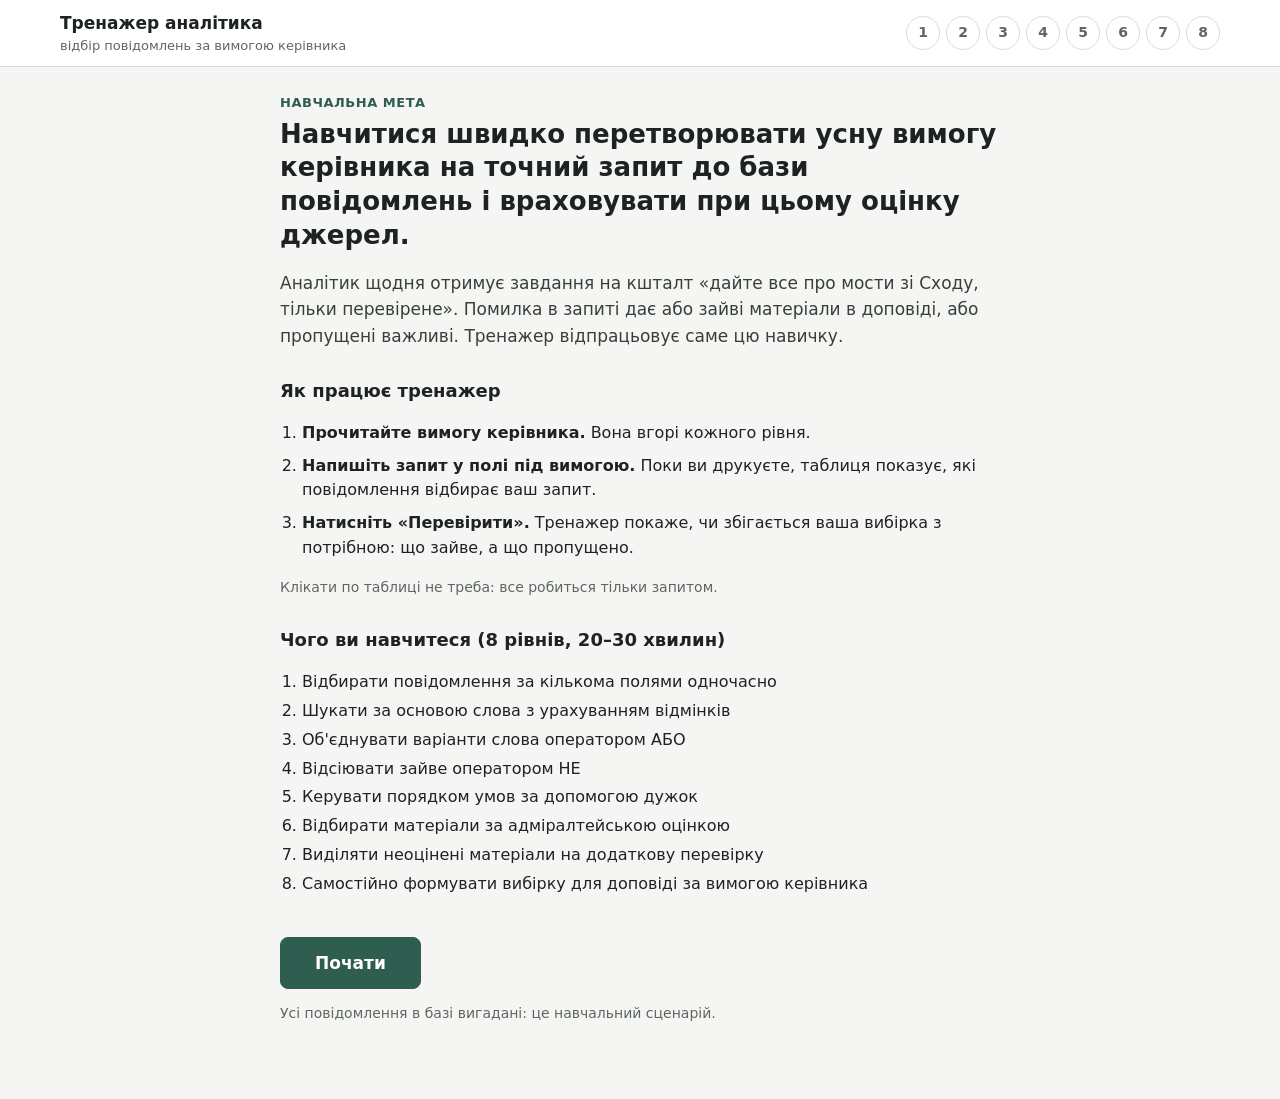
<file: Веб тренажер 5.3 v2/index.html>
<!DOCTYPE html>
<html lang="uk" translate="no">
<head>
<meta charset="utf-8">
<meta name="viewport" content="width=device-width, initial-scale=1">
<meta name="google" content="notranslate">
<title>Тренажер аналітика: відбір повідомлень за вимогою керівника</title>
<link rel="stylesheet" href="css/style.css">
</head>
<body>

<header class="bar">
  <div class="bar-in">
    <button class="brand" id="home" title="На початок">Тренажер аналітика<span>відбір повідомлень за вимогою керівника</span></button>
    <nav class="steps" id="steps" aria-label="Рівні"></nav>
  </div>
</header>

<!-- Екран 1. Мета й порядок роботи -->
<section class="screen" id="screen-start">
  <div class="wrap narrow">
    <p class="kicker">Навчальна мета</p>
    <h1>Навчитися швидко перетворювати усну вимогу керівника на точний запит до бази повідомлень і враховувати при цьому оцінку джерел.</h1>
    <p class="lead">Аналітик щодня отримує завдання на кшталт «дайте все про мости зі Сходу, тільки перевірене». Помилка в запиті дає або зайві матеріали в доповіді, або пропущені важливі. Тренажер відпрацьовує саме цю навичку.</p>

    <h2>Як працює тренажер</h2>
    <ol class="how">
      <li><b>Прочитайте вимогу керівника.</b> Вона вгорі кожного рівня.</li>
      <li><b>Напишіть запит у полі під вимогою.</b> Поки ви друкуєте, таблиця показує, які повідомлення відбирає ваш запит.</li>
      <li><b>Натисніть «Перевірити».</b> Тренажер покаже, чи збігається ваша вибірка з потрібною: що зайве, а що пропущено.</li>
    </ol>
    <p class="note">Клікати по таблиці не треба: все робиться тільки запитом.</p>

    <h2>Чого ви навчитеся (8 рівнів, 20–30 хвилин)</h2>
    <ol class="skills" id="skillList"></ol>

    <button class="btn big" id="startBtn">Почати</button>
    <p class="note">Усі повідомлення в базі вигадані: це навчальний сценарій.</p>
  </div>
</section>

<!-- Екран 2. Рівень -->
<section class="screen" id="screen-level" hidden>
  <div class="wrap grid">
    <div class="main">
      <p class="kicker" id="lvlNum"></p>
      <div class="order">
        <div class="order-h">Вимога керівника</div>
        <p id="task"></p>
      </div>

      <form class="query" id="qform" autocomplete="off">
        <label for="q">Ваш запит</label>
        <div class="qrow">
          <input id="q" spellcheck="false" placeholder="наприклад: тип:звіт район:Північ">
          <button class="btn" type="submit">Перевірити</button>
        </div>
        <div class="status" id="status"></div>
      </form>

      <div class="result" id="result" hidden></div>

      <div class="table-h">
        <h3>База повідомлень</h3>
        <span id="counter"></span>
      </div>
      <div class="table-wrap">
        <table class="db" id="db">
          <thead><tr><th>№</th><th>тип</th><th>джерело</th><th>інфо</th><th>район</th><th>дата</th><th>заголовок</th></tr></thead>
          <tbody></tbody>
        </table>
      </div>
    </div>

    <aside class="side">
      <p class="kicker">Навичка</p>
      <h2 id="lvlTitle"></h2>
      <div id="theory"></div>
      <div id="admTable"></div>
      <div class="example">
        <div class="example-h">Приклад (не відповідь)</div>
        <code id="exQ"></code>
        <span id="exD"></span>
      </div>
      <div class="hints">
        <button class="btn ghost" id="hintBtn" type="button">Підказка</button>
        <p id="hintText" hidden></p>
      </div>
      <details class="ref">
        <summary>Довідка: синтаксис запитів</summary>
        <table>
          <tr><td><code>поле:значення</code></td><td>тип, район, джерело, інфо, дата</td></tr>
          <tr><td><code>слово</code></td><td>частина слова в заголовку</td></tr>
          <tr><td><code>"фраза"</code></td><td>точний фрагмент заголовка</td></tr>
          <tr><td><code>A B</code></td><td>обидві умови</td></tr>
          <tr><td><code>A АБО B</code></td><td>будь-яка з умов</td></tr>
          <tr><td><code>-A</code>, <code>НЕ A</code></td><td>виключити</td></tr>
          <tr><td><code>( … )</code></td><td>групування</td></tr>
          <tr><td><code>&lt; &lt;= &gt; &gt;=</code></td><td>порівняння для джерела, інфо, дати</td></tr>
        </table>
      </details>
    </aside>
  </div>
</section>

<!-- Екран 3. Підсумок -->
<section class="screen" id="screen-finish" hidden>
  <div class="wrap narrow">
    <p class="kicker">Підсумок</p>
    <h1 id="finTitle"></h1>
    <p class="lead" id="finLead"></p>
    <h2>Відпрацьовані навички</h2>
    <ol class="skills done" id="finSkills"></ol>
    <h2>Пам'ятка аналітика</h2>
    <ol class="memo">
      <li>Розкладіть вимогу керівника на окремі умови й запишіть кожну через пробіл.</li>
      <li>Шукайте за основою слова й пам'ятайте про чергування (міст / мост).</li>
      <li>Об'єднуючи варіанти через АБО, беріть їх у дужки.</li>
      <li>Для доповіді оцінюйте окремо джерело (літера) й інформацію (цифра).</li>
      <li>F і 6 не викидайте: передавайте такі матеріали на перевірку.</li>
    </ol>
    <div class="row">
      <button class="btn" id="againBtn">Пройти ще раз</button>
    </div>
  </div>
</section>

<script src="js/levels.js"></script>
<script src="js/query.js"></script>
<script src="js/app.js"></script>
</body>
</html>
</file>
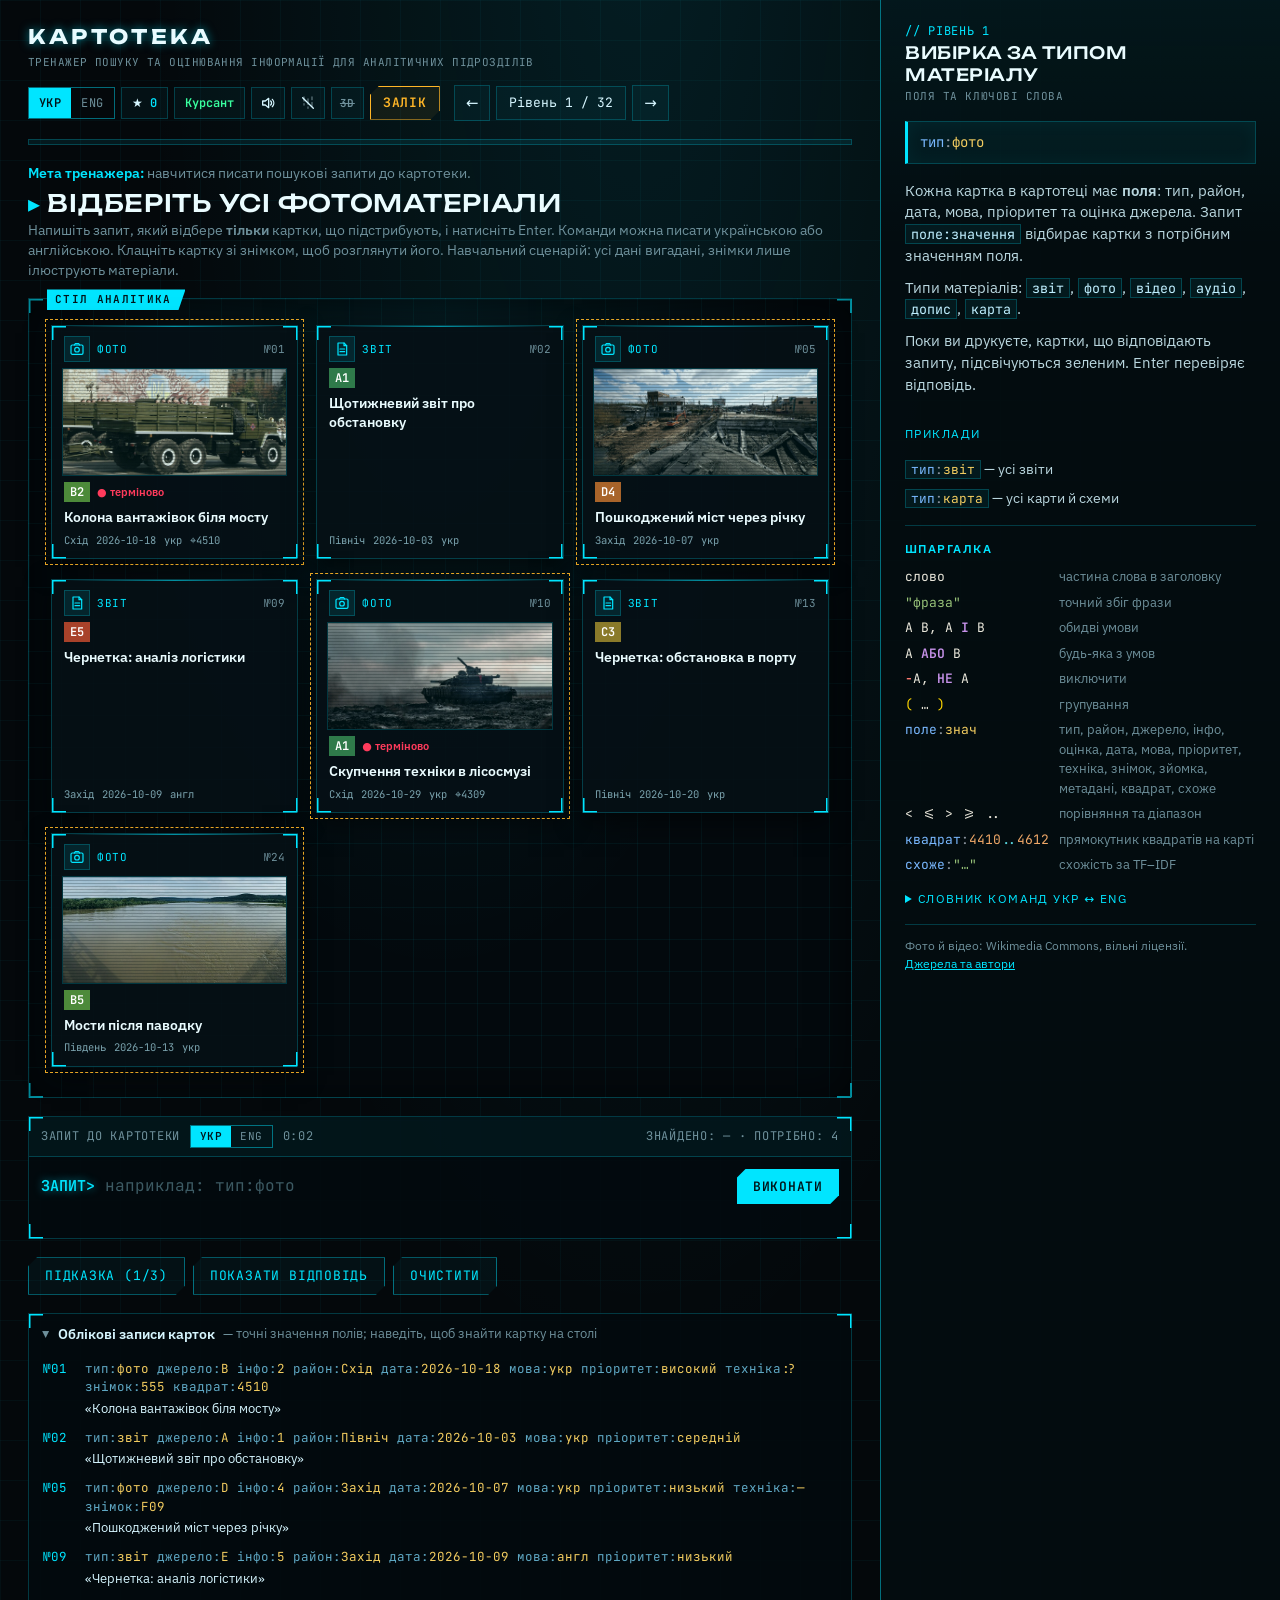
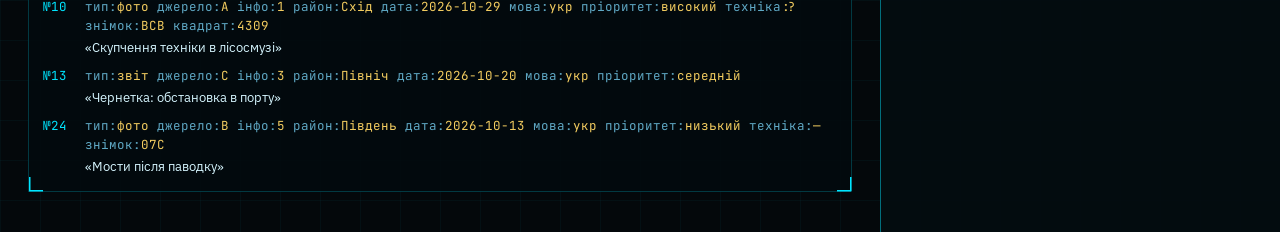
<file: Веб тренажер 5.3. 02.11.26/index.html>
<!DOCTYPE html>
<html lang="uk" translate="no" class="notranslate">
<head>
<meta charset="utf-8">
<!-- тренажер сам має українську й англійську; автоперекладач браузера ламає команди й значення («uk» → «Велика Британія») -->
<meta name="google" content="notranslate">
<meta name="viewport" content="width=device-width, initial-scale=1">
<title>Картотека — тренажер аналітика</title>
<!-- ?v=… — версія файлів: змініть її після оновлення, щоб браузер не брав старі копії з кешу -->
<script src="js/guard.js?v=20261103-core8d"></script>
<link rel="stylesheet" href="css/style.css?v=20261103-core8d">
</head>
<body>
<div class="app">
<main>
  <div class="top">
    <div class="brand"><span data-i18n="brand.name">КАРТОТЕКА</span><small data-i18n="brand.sub"></small></div>
    <div class="spacer"></div>
    <div class="sys" aria-hidden="true"><i></i><span data-i18n="sys.online"></span><b id="clock"></b></div>
    <div class="stats">
      <span class="seg big" id="uiSeg" data-i18n-title="ui.title"><button data-ui="ua">УКР</button><button data-ui="en">ENG</button></span>
      <span class="chip" id="scoreChip" data-i18n-title="score.title">★ <b id="score">0</b></span>
      <span class="chip rank" id="rankChip" data-i18n-title="rank.title"><b id="rank"></b></span>
      <button class="iconbtn" id="soundBtn"></button>
      <button class="iconbtn" id="rainBtn"></button>
      <button class="iconbtn txt" id="d3Btn">3D</button>
      <button class="btn exam-btn" id="examBtn" data-i18n="exam.btn" data-i18n-title="exam.btnTitle"></button>
    </div>
    <div class="lvlnav">
      <button id="prev" data-i18n-title="nav.prev">←</button>
      <button id="menuBtn" class="cur"></button>
      <button id="next" data-i18n-title="nav.next">→</button>
    </div>
  </div>
  <div class="progress"><i id="prog"></i></div>

  <div class="exambar" id="exambar">
    <b id="examTitle"></b><span class="spacer"></span>
    <span class="et" id="examTime">15:00</span>
    <button class="btn ghost" id="examSkip" data-i18n="exam.skip"></button>
    <button class="btn" id="examEnd" data-i18n="exam.end"></button>
  </div>

  <div>
    <p class="goal" data-i18n-html="goal"></p>
    <h1 class="task" id="task"></h1>
    <p class="task-sub" data-i18n-html="task.sub"></p>
  </div>

  <div class="desk" id="desk"><canvas class="rain-cv" id="rain" aria-hidden="true"></canvas><span class="desk-label" data-i18n="desk.label"></span></div>

  <div class="mapwrap" id="mapwrap" hidden>
    <div class="map-h"><span data-i18n="map.title" style="font-weight:600;color:var(--ink);font-size:13px"></span><span data-i18n="map.legend"></span></div>
    <div id="map"></div>
  </div>

  <div class="editor" id="editor">
    <div class="editor-head"><span data-i18n="editor.head"></span><span class="seg" id="cmdSeg" data-i18n-title="cmd.title"><button data-cmd="ua">УКР</button><button data-cmd="en">ENG</button></span><span class="timer" id="timer" data-i18n-title="timer.title">0:00</span><span class="count" id="count">—</span></div>
    <div class="editor-body">
      <span class="prompt" id="promptLbl">ЗАПИТ&gt;</span>
      <div class="qwrap"><pre class="qhl" id="qhl" aria-hidden="true"></pre><input id="q" autocomplete="off" spellcheck="false"></div>
      <button class="btn" id="run" data-i18n="btn.run"></button>
    </div>
    <div class="feedback" id="fb"></div>
    <ul class="why" id="why"></ul>
  </div>
  <div class="tools">
    <button class="btn ghost" id="tip"></button>
    <button class="btn ghost" id="hint" data-i18n="btn.answer"></button>
    <button class="btn ghost" id="clear" data-i18n="btn.clear"></button>
  </div>
  <div class="hints" id="hints"></div>

  <details class="records" id="records" open>
    <summary><span style="color:var(--ink);font-weight:600;font-size:14px" data-i18n="records.title"></span> <span data-i18n="records.sub"></span></summary>
    <div class="rec-list" id="recList"></div>
  </details>
</main>

<aside>
  <div>
    <div class="lesson-n" id="lnum"></div>
    <h2 class="lesson-t" id="ltitle"></h2>
    <div class="lesson-part" id="lpart"></div>
  </div>
  <div class="syntax" id="lsyntax"></div>
  <div class="lesson-body" id="lbody"></div>
  <div class="ex-h" data-i18n="ex.h"></div>
  <div class="ex" id="lex"></div>
  <div class="cheat">
    <h4 data-i18n="cheat.h"></h4>
    <table id="cheatTbl"></table>
    <details class="dict"><summary data-i18n="dict.h"></summary><table id="dictTbl"></table></details>
  </div>
  <div class="credits-link"><span data-i18n="credits.text"></span> <button class="linkbtn" id="credBtn" data-i18n="credits.btn"></button></div>
</aside>
</div>

<div class="overlay" id="overlay">
  <div class="panel" id="panel"></div>
</div>

<div class="viewer" id="viewer">
  <button class="btn ghost vclose" id="vclose" data-i18n="view.close"></button>
  <div class="vbox" id="vbox"></div>
</div>

<div class="toasts" id="toasts"></div>

<script src="media/credits.js?v=20261103-core8d"></script>
<script src="js/i18n.js?v=20261103-core8d"></script>
<script src="js/query.js?v=20261103-core8d"></script>
<script src="js/data.js?v=20261103-core8d"></script>
<script src="js/app.js?v=20261103-core8d"></script>
</body>
</html>
</file>
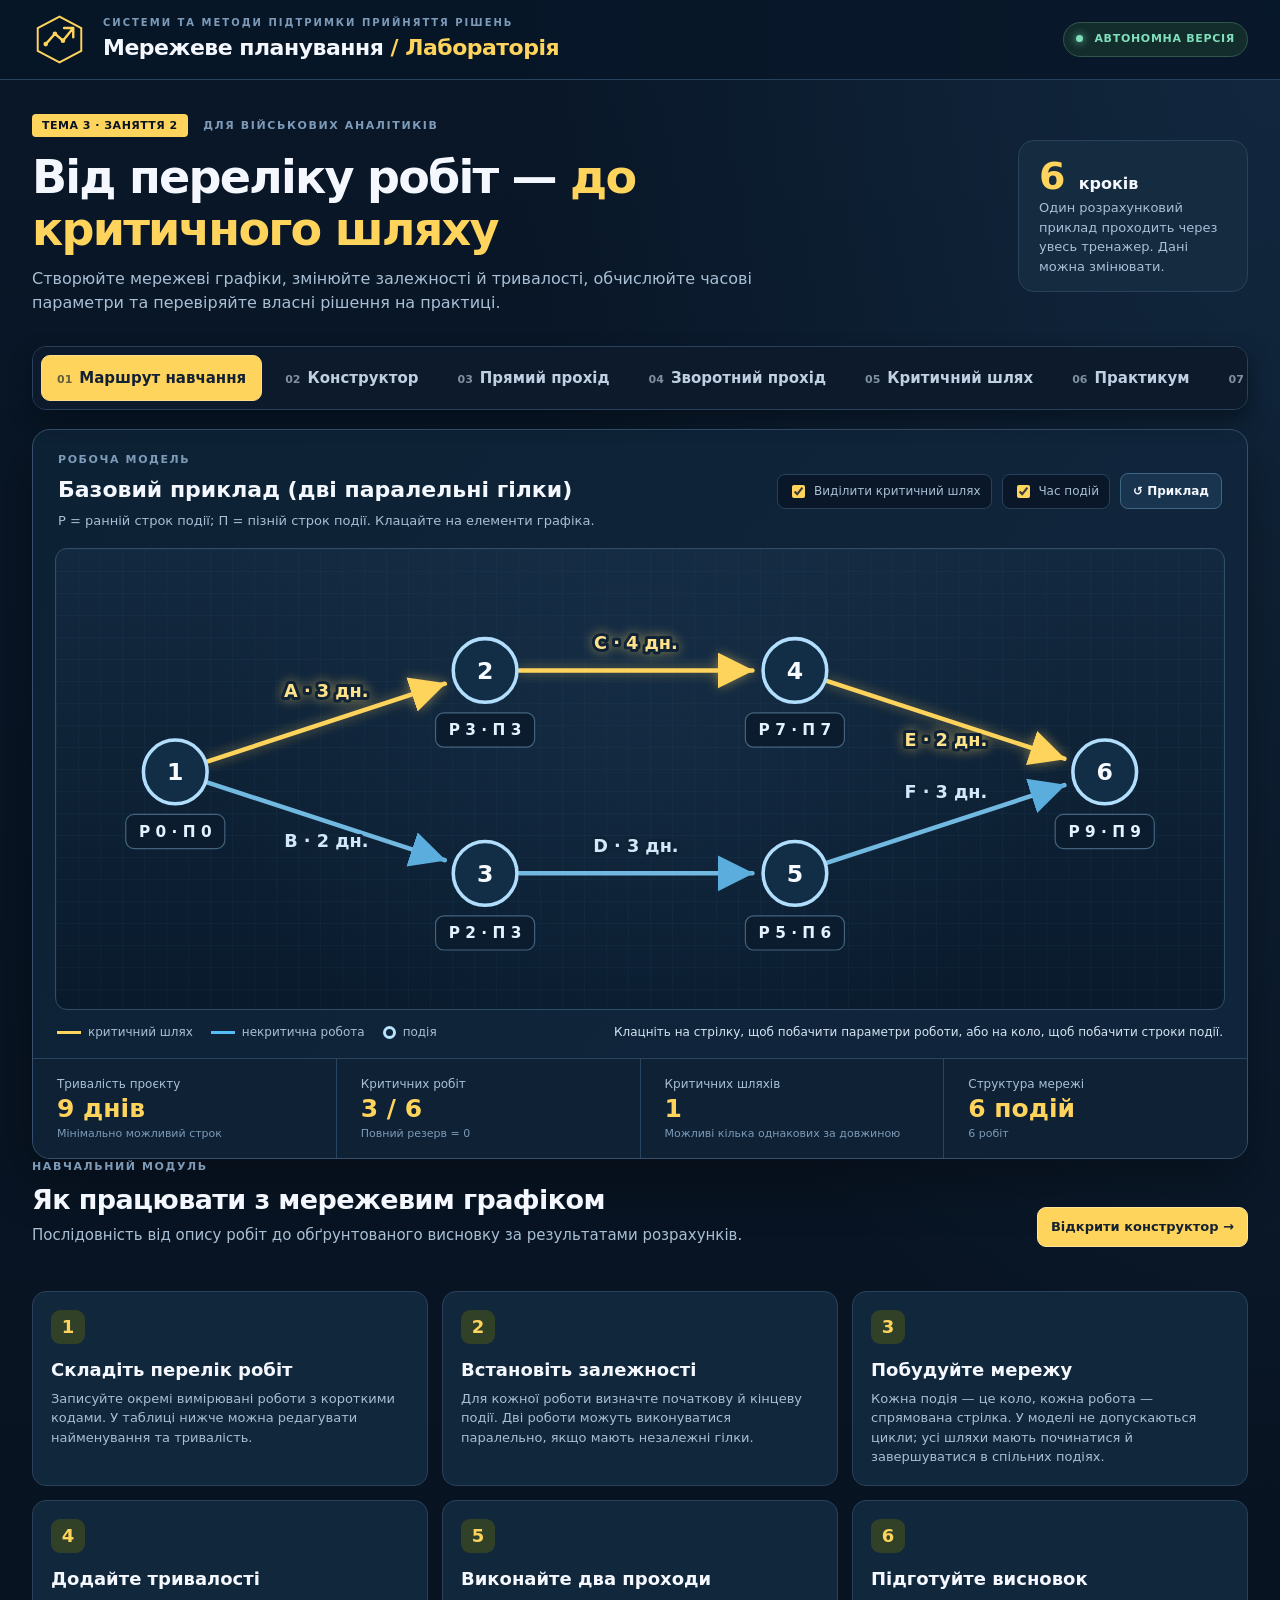
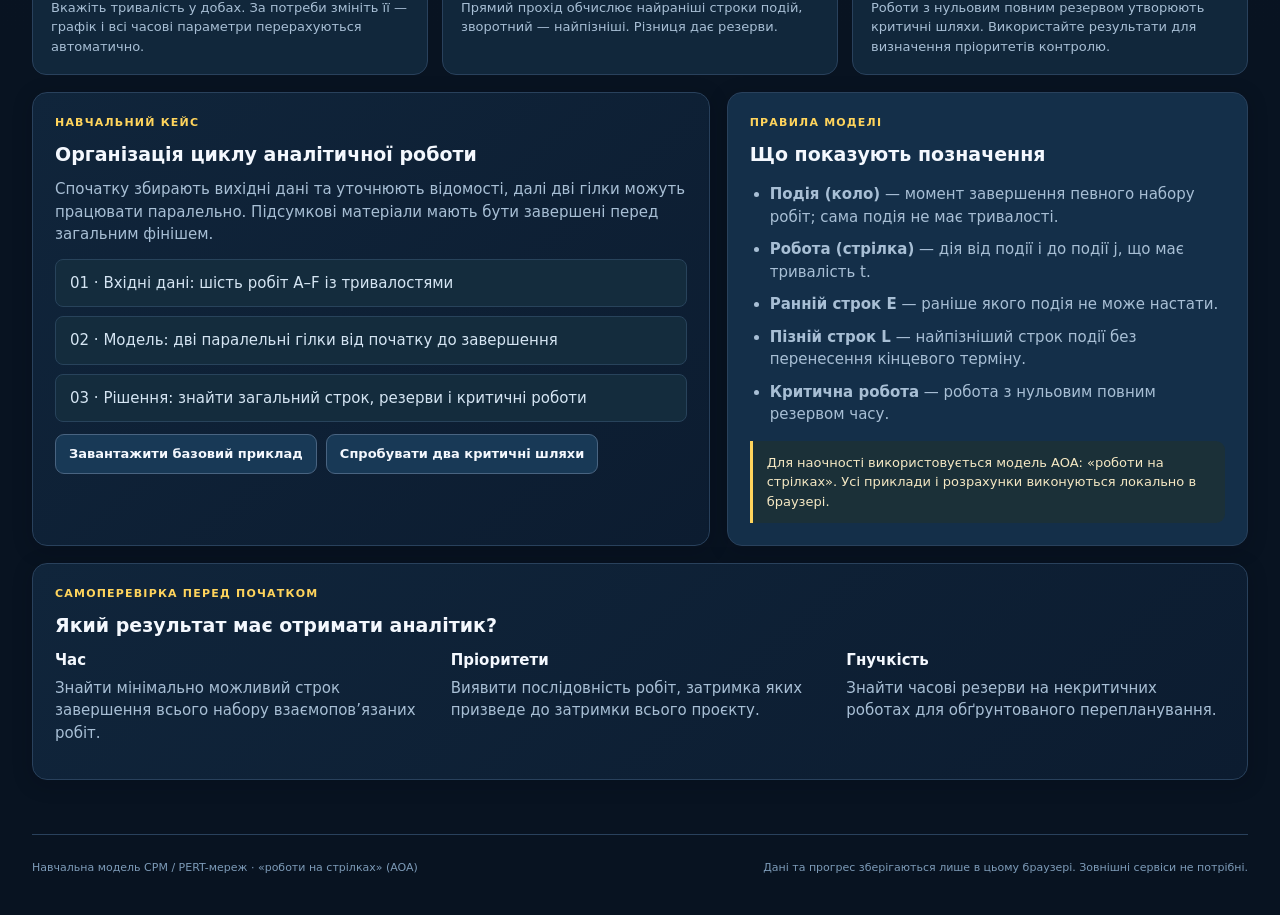
<file: СМППР/Т3_З2_Мережеве_планування/index.html>
<!doctype html>
<html lang="uk">
<head>
  <meta charset="utf-8">
  <meta name="viewport" content="width=device-width,initial-scale=1">
  <meta name="theme-color" content="#09172a">
  <meta name="description" content="Інтерактивний навчальний тренажер: побудова мережевого графіка, прямий і зворотний прохід, резерви часу та критичний шлях.">
  <title>Мережеве планування — інтерактивний тренажер | Тема 3, заняття 2</title>
  <link rel="stylesheet" href="styles.css">
  <script src="app.js" defer></script>
</head>
<body>
  <header class="topbar">
    <div class="topbar-inner">
      <div class="brand-icon" aria-hidden="true">
        <svg viewBox="0 0 48 48" fill="none"><path d="M24 4 43 14v20L24 44 5 34V14L24 4Z" stroke="currentColor" stroke-width="1.7"/><path d="m12 28 8-9 7 6 9-11M36 14v8m0-8h-8" stroke="currentColor" stroke-width="2.1" stroke-linecap="round" stroke-linejoin="round"/><circle cx="12" cy="28" r="2" fill="currentColor"/><circle cx="20" cy="19" r="2" fill="currentColor"/><circle cx="27" cy="25" r="2" fill="currentColor"/></svg>
      </div>
      <div class="brand-title"><span class="topline">СИСТЕМИ ТА МЕТОДИ ПІДТРИМКИ ПРИЙНЯТТЯ РІШЕНЬ</span><strong>Мережеве планування <span class="accent">/ Лабораторія</span></strong></div>
      <div class="offline-flag"><span class="status-dot"></span> АВТОНОМНА ВЕРСІЯ</div>
    </div>
  </header>
  <div class="page-wrap">
    <section class="intro">
      <div><div class="eyebrow"><span class="mini-chip">ТЕМА 3 · ЗАНЯТТЯ 2</span> ДЛЯ ВІЙСЬКОВИХ АНАЛІТИКІВ</div>
      <h1>Від переліку робіт — <span>до критичного шляху</span></h1>
      <p>Створюйте мережеві графіки, змінюйте залежності й тривалості, обчислюйте часові параметри та перевіряйте власні рішення на практиці.</p></div>
      <div class="intro-quick"><div class="quick-number">6 <span>кроків</span></div><div>Один розрахунковий приклад проходить через увесь тренажер. Дані можна змінювати.</div></div>
    </section>
    <nav id="nav" class="tabbar" aria-label="Розділи тренажера"></nav>
    <section id="dashboard" class="dashboard" aria-label="Робочий мережевий графік">
      <div class="dashboard-head"><div><div class="section-kicker">РОБОЧА МОДЕЛЬ</div><h2 id="graph-title">Мережевий графік</h2><p id="graph-subtitle">Події — вузли; роботи — стрілки. Виберіть вузол або роботу для пояснення.</p></div>
        <div class="graph-actions"><label class="switch-label"><input id="show-critical" type="checkbox" checked> Виділити критичний шлях</label><label class="switch-label"><input id="show-times" type="checkbox" checked> Час подій</label><button type="button" class="small-btn" id="reset-view">↺ Приклад</button></div>
      </div>
      <div class="graph-area"><div class="graph-scroll"><svg id="network" viewBox="0 0 980 390" role="img" aria-label="Інтерактивна мережева схема з подіями та роботами" xmlns="http://www.w3.org/2000/svg"></svg></div></div>
      <div class="graph-bottom"><div class="legend"><span><i class="legend-line critical"></i> критичний шлях</span><span><i class="legend-line normal"></i> некритична робота</span><span><i class="legend-ring"></i> подія</span></div><div id="selection-description" class="selection-description" aria-live="polite">Натисніть на будь-яку стрілку або вузол графіка.</div></div>
      <div class="metrics" id="metrics" aria-live="polite"></div>
      <div id="model-errors" aria-live="polite"></div>
    </section>
    <main id="content" tabindex="-1"></main>
    <footer class="footer"><span>Навчальна модель CPM / PERT-мереж · «роботи на стрілках» (AOA)</span><span>Дані та прогрес зберігаються лише в цьому браузері. Зовнішні сервіси не потрібні.</span></footer>
  </div>
  <div id="toast" class="toast" role="status" aria-live="polite"></div>
  <div id="lightbox" class="lightbox" aria-hidden="true"><div class="lightbox-top"><span id="lightbox-caption"></span><div><button id="lightbox-prev" aria-label="Попередня інфографіка">←</button><button id="lightbox-next" aria-label="Наступна інфографіка">→</button><button id="lightbox-close" aria-label="Закрити перегляд">✕</button></div></div><img id="lightbox-image" alt="Інфографіка навчального заняття"></div>
  <input id="file-import" type="file" accept=".json,application/json" hidden>
</body>
</html>
</file>
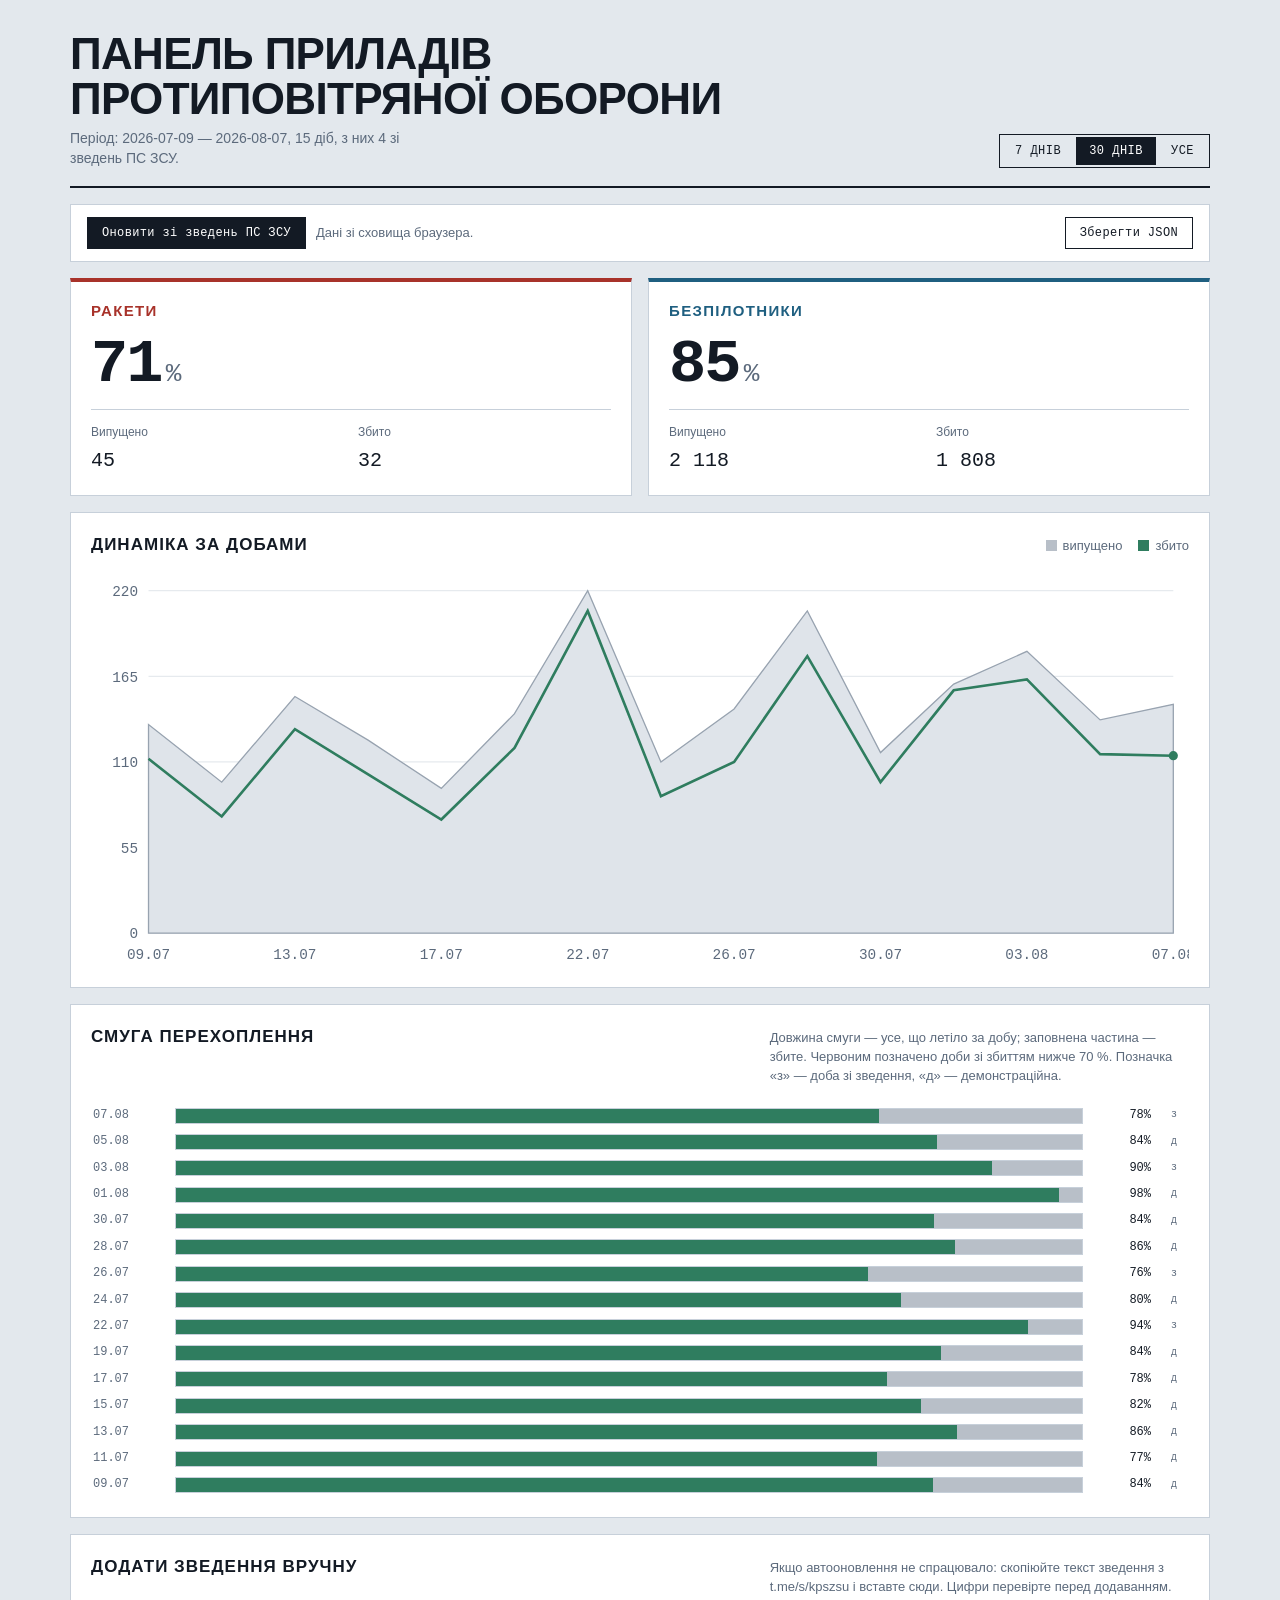
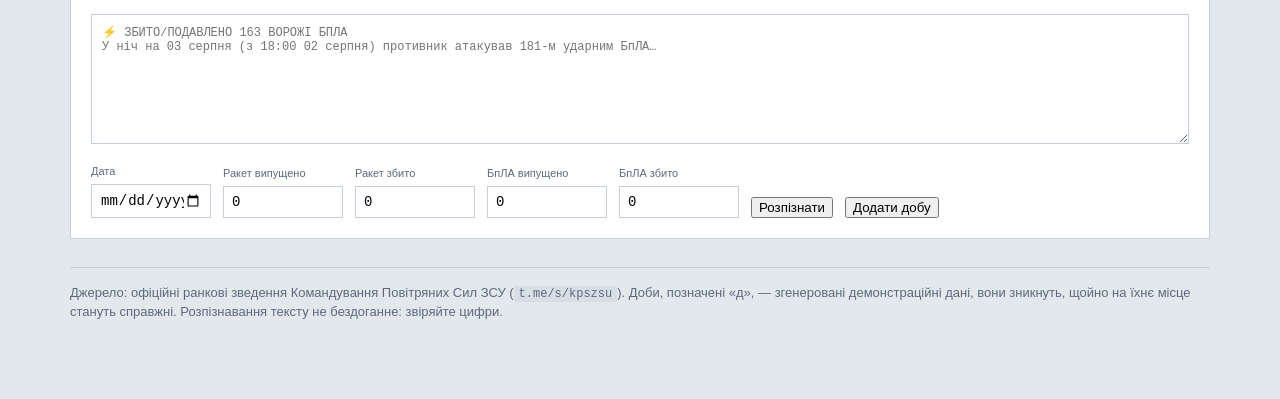
<file: panel-ppo-live.html>
<!doctype html>
<html lang="uk">
<head>
<meta charset="UTF-8">
<meta name="viewport" content="width=device-width, initial-scale=1.0">
<title>Панель приладів протиповітряної оборони</title>
<style>
:root{
  --ink:#131a24; --ink-soft:#5c6a7c; --field:#e3e8ed; --panel:#fff;
  --line:#c7d0da; --missile:#a8322a; --drone:#1f5f80; --hit:#2f7d5f; --miss:#b8bfc8;
  --display:"IBM Plex Sans Condensed","Arial Narrow",Arial,sans-serif;
  --body:"IBM Plex Sans","Segoe UI",Roboto,Arial,sans-serif;
  --mono:"IBM Plex Mono",Consolas,"Courier New",monospace;
}
*{box-sizing:border-box}
body{margin:0;background:var(--field);color:var(--ink);font-family:var(--body);
     font-size:15px;line-height:1.45;-webkit-font-smoothing:antialiased}
.wrap{max-width:1180px;margin:0 auto;padding:32px 20px 64px}

.masthead{display:flex;flex-wrap:wrap;align-items:flex-end;justify-content:space-between;
          gap:20px;padding-bottom:18px;border-bottom:2px solid var(--ink)}
.masthead h1{font-family:var(--display);font-weight:700;font-size:clamp(28px,4.4vw,44px);
             letter-spacing:-.015em;line-height:1.02;margin:0;text-transform:uppercase}
.masthead p{margin:6px 0 0;color:var(--ink-soft);font-size:14px;max-width:46ch}

.range{display:flex;gap:2px;border:1px solid var(--ink);padding:2px}
.range button{font-family:var(--mono);font-size:12px;letter-spacing:.04em;padding:7px 13px;
              border:0;background:transparent;color:var(--ink);cursor:pointer}
.range button[aria-pressed="true"]{background:var(--ink);color:var(--panel)}
button:focus-visible{outline:2px solid var(--drone);outline-offset:2px}

.bar{display:flex;flex-wrap:wrap;gap:10px;align-items:center;margin-top:16px;
     background:var(--panel);border:1px solid var(--line);padding:12px 16px}
.bar .act{font-family:var(--mono);font-size:12px;letter-spacing:.03em;padding:8px 14px;
          border:1px solid var(--ink);background:var(--ink);color:#fff;cursor:pointer}
.bar .act.ghost{background:transparent;color:var(--ink)}
.bar .act[disabled]{opacity:.45;cursor:default}
.bar .status{font-size:13px;color:var(--ink-soft);flex:1;min-width:220px}
.bar .status.err{color:var(--missile)}
.bar .status.ok{color:var(--hit)}

.summary{display:grid;grid-template-columns:repeat(2,minmax(0,1fr));gap:16px;margin-top:16px}
.stat{background:var(--panel);border:1px solid var(--line);border-top:4px solid var(--accent);
      padding:18px 20px 20px}
.stat h2{font-family:var(--display);font-size:15px;letter-spacing:.09em;text-transform:uppercase;
         margin:0 0 14px;color:var(--accent)}
.stat .rate{font-family:var(--mono);font-weight:600;font-size:clamp(40px,7vw,62px);
            line-height:.92;letter-spacing:-.03em}
.stat .rate small{font-size:.42em;color:var(--ink-soft);margin-left:4px;font-weight:400}
.stat dl{display:grid;grid-template-columns:1fr 1fr;gap:4px 14px;margin:16px 0 0;
         padding-top:14px;border-top:1px solid var(--line)}
.stat dt{font-size:12px;color:var(--ink-soft)}
.stat dd{font-family:var(--mono);font-size:20px;margin:0;grid-row:2}

.panel{background:var(--panel);border:1px solid var(--line);margin-top:16px;padding:20px}
.panel-head{display:flex;flex-wrap:wrap;gap:12px;align-items:baseline;
            justify-content:space-between;margin-bottom:18px}
.panel-head h2{font-family:var(--display);font-size:17px;letter-spacing:.06em;
               text-transform:uppercase;margin:0}
.panel-head .hint{font-size:13px;color:var(--ink-soft);max-width:58ch}
.legend{display:flex;gap:16px;font-size:13px;color:var(--ink-soft)}
.legend i{display:inline-block;width:11px;height:11px;margin-right:6px;vertical-align:-1px}

.chart{width:100%;height:auto;display:block}
.chart .grid{stroke:#e6eaee;stroke-width:1}
.chart .axis{fill:var(--ink-soft);font-family:var(--mono);font-size:11px}
.chart .area{fill:#dfe4ea;stroke:#98a3b0;stroke-width:1}
.chart .line{fill:none;stroke:var(--hit);stroke-width:2}
.chart .marker{fill:var(--hit)}

.strip{display:grid;gap:3px;max-height:460px;overflow-y:auto}
.day{display:grid;grid-template-columns:72px 1fr 58px 26px;align-items:center;gap:10px;padding:3px 2px}
.day:hover{background:#f4f6f8}
.day .date{font-family:var(--mono);font-size:12px;color:var(--ink-soft)}
.day .track{display:flex;height:16px;border:1px solid var(--line);
            background:repeating-linear-gradient(90deg,#eef1f4 0 5px,transparent 5px 6px)}
.day .seg{height:100%}
.day .pct{font-family:var(--mono);font-size:12px;text-align:right}
.day .pct.low{color:var(--missile);font-weight:600}
.day .src{font-family:var(--mono);font-size:10px;color:var(--ink-soft);text-align:center}

textarea{width:100%;min-height:130px;font-family:var(--mono);font-size:12px;padding:10px;
         border:1px solid var(--line);resize:vertical}
.fields{display:flex;flex-wrap:wrap;gap:12px;margin-top:14px;align-items:flex-end}
.fields label{display:flex;flex-direction:column;font-size:11px;color:var(--ink-soft);gap:4px}
.fields input{font-family:var(--mono);font-size:14px;padding:7px 8px;border:1px solid var(--line);width:120px}

.footnote{margin-top:28px;padding-top:16px;border-top:1px solid var(--line);
          font-size:13px;color:var(--ink-soft)}
.footnote code{font-family:var(--mono);font-size:12px;background:#d8dee5;padding:1px 5px}

@media (max-width:720px){
  .summary{grid-template-columns:1fr}
  .day{grid-template-columns:62px 1fr 46px 22px}
}
@media (prefers-reduced-motion:reduce){*{animation:none!important;transition:none!important}}
</style>
</head>
<body>
<div class="wrap">
  <header class="masthead">
    <div>
      <h1>Панель приладів<br>протиповітряної оборони</h1>
      <p id="subtitle">Співвідношення випущених і збитих засобів повітряного нападу.</p>
    </div>
    <div class="range" role="group" aria-label="Період">
      <button data-range="7">7 ДНІВ</button>
      <button data-range="30" aria-pressed="true">30 ДНІВ</button>
      <button data-range="0">УСЕ</button>
    </div>
  </header>

  <div class="bar">
    <button class="act" id="btn-fetch">Оновити зі зведень ПС ЗСУ</button>
    <span class="status" id="status">Дані зі сховища браузера.</span>
    <button class="act ghost" id="btn-export">Зберегти JSON</button>
  </div>

  <div class="summary">
    <section class="stat" style="--accent:#a8322a">
      <h2>Ракети</h2>
      <div class="rate"><span id="m-rate">0</span><small>%</small></div>
      <dl><dt>Випущено</dt><dt>Збито</dt><dd id="m-launched">0</dd><dd id="m-hit">0</dd></dl>
    </section>
    <section class="stat" style="--accent:#1f5f80">
      <h2>Безпілотники</h2>
      <div class="rate"><span id="d-rate">0</span><small>%</small></div>
      <dl><dt>Випущено</dt><dt>Збито</dt><dd id="d-launched">0</dd><dd id="d-hit">0</dd></dl>
    </section>
  </div>

  <section class="panel">
    <div class="panel-head">
      <h2>Динаміка за добами</h2>
      <div class="legend">
        <span><i style="background:#b8bfc8"></i>випущено</span>
        <span><i style="background:#2f7d5f"></i>збито</span>
      </div>
    </div>
    <svg class="chart" id="chart" viewBox="0 0 840 300" preserveAspectRatio="xMidYMid meet"
         role="img" aria-label="Графік випущених і збитих цілей за добами"></svg>
  </section>

  <section class="panel">
    <div class="panel-head">
      <h2>Смуга перехоплення</h2>
      <span class="hint">Довжина смуги — усе, що летіло за добу; заповнена частина — збите.
        Червоним позначено доби зі збиттям нижче 70&nbsp;%. Позначка «з» — доба зі зведення,
        «д» — демонстраційна.</span>
    </div>
    <div class="strip" id="strip"></div>
  </section>

  <section class="panel">
    <div class="panel-head">
      <h2>Додати зведення вручну</h2>
      <span class="hint">Якщо автооновлення не спрацювало: скопіюйте текст зведення з
        t.me/s/kpszsu і вставте сюди. Цифри перевірте перед додаванням.</span>
    </div>
    <textarea id="paste" placeholder="⚡️ ЗБИТО/ПОДАВЛЕНО 163 ВОРОЖІ БПЛА&#10;У ніч на 03 серпня (з 18:00 02 серпня) противник атакував 181-м ударним БпЛА…"></textarea>
    <div class="fields">
      <label>Дата<input type="date" id="f-date"></label>
      <label>Ракет випущено<input type="number" id="f-ml" min="0" value="0"></label>
      <label>Ракет збито<input type="number" id="f-mi" min="0" value="0"></label>
      <label>БпЛА випущено<input type="number" id="f-dl" min="0" value="0"></label>
      <label>БпЛА збито<input type="number" id="f-di" min="0" value="0"></label>
      <button class="act ghost" id="btn-parse">Розпізнати</button>
      <button class="act" id="btn-add">Додати добу</button>
    </div>
  </section>

  <p class="footnote">
    Джерело: офіційні ранкові зведення Командування Повітряних Сил ЗСУ (<code>t.me/s/kpszsu</code>).
    Доби, позначені «д», — згенеровані демонстраційні дані, вони зникнуть, щойно на їхнє місце
    стануть справжні. Розпізнавання тексту не бездоганне: звіряйте цифри.
  </p>
</div>

<script>
/* ---------- демонстраційна заготовка + реальні доби зі зведень ---------- */
const SEED = [
  ["2026-07-22", 4, 3, 216, 204, "з"],
  ["2026-07-26", 8, 6, 136, 104, "з"],
  ["2026-08-03", 0, 0, 181, 163, "з"],
  ["2026-08-07", 0, 0, 147, 114, "з"],
  ["2026-07-09", 6, 4, 128, 108, "д"], ["2026-07-11", 2, 1, 95, 74, "д"],
  ["2026-07-13", 0, 0, 152, 131, "д"], ["2026-07-15", 2, 1, 122, 101, "д"],
  ["2026-07-17", 5, 4, 88, 69, "д"],  ["2026-07-19", 0, 0, 141, 119, "д"],
  ["2026-07-24", 3, 2, 107, 86, "д"], ["2026-07-28", 9, 6, 198, 172, "д"],
  ["2026-07-30", 0, 0, 116, 97, "д"], ["2026-08-01", 2, 2, 158, 154, "д"],
  ["2026-08-05", 4, 3, 133, 112, "д"]
];

/* ---------- сховище ---------- */
const KEY = "ppo-data-v1";
let memory = null;

function load() {
  try {
    const raw = localStorage.getItem(KEY);
    if (raw) return JSON.parse(raw);
  } catch (e) { /* приватний режим або file:// без доступу */ }
  return memory || SEED.map(r => ({ date:r[0], ml:r[1], mi:r[2], dl:r[3], di:r[4], src:r[5] }));
}

function save(rows) {
  memory = rows;
  try { localStorage.setItem(KEY, JSON.stringify(rows)); return true; }
  catch (e) { return false; }
}

/* ---------- розбір зведення ---------- */
const MONTHS = {"січня":1,"лютого":2,"березня":3,"квітня":4,"травня":5,"червня":6,
  "липня":7,"серпня":8,"вересня":9,"жовтня":10,"листопада":11,"грудня":12};

const WORDNUM = {"одну":1,"одна":1,"один":1,"одним":1,"однією":1,"одного":1,"двома":2,
  "два":2,"дві":2,"трьома":3,"три":3,"чотирма":4,"чотири":4,"п'ятьма":5,"п'ять":5,
  "шістьма":6,"шість":6,"сімома":7,"сім":7,"вісьмома":8,"вісім":8,"дев'ятьма":9,
  "дев'ять":9,"десятьма":10,"десять":10};

const MISSILE_NOUN = /^ракет(а|и|у|о[юї]|ами|ам|ах)?$/iu;

function countMissiles(s) {
  const toks = s.split(/[\s,.;:()«»"']+/u).filter(Boolean);
  let sum = 0;
  for (let i = 0; i < toks.length; i++) {
    if (!MISSILE_NOUN.test(toks[i])) continue;
    let n = 1;
    for (let b = 1; b <= 4 && i - b >= 0; b++) {
      const tok = toks[i - b].toLowerCase();
      if (/^\d+$/.test(tok)) { n = +tok; break; }
      if (WORDNUM[tok] !== undefined) { n = WORDNUM[tok]; break; }
    }
    sum += n;
  }
  return sum;
}

function countDrones(s) {
  const m = s.match(/(\d+)\s*[-–]?\s*(?:\p{L}{1,3}\s+)?(?:\p{L}+\s+){0,2}?(?:БпЛА|безпілотник\p{L}*|дрон\p{L}*)/iu);
  return m ? +m[1] : 0;
}

function parseReport(text) {
  const t = text.replace(/\u00a0/g, " ");
  const out = { date:"", ml:0, mi:0, dl:0, di:0 };

  const dm = t.match(/ніч\p{L}*\s+на\s+(\d{1,2})\s+(\p{L}+)/iu);
  if (dm && MONTHS[dm[2].toLowerCase()]) {
    const day = +dm[1], mon = MONTHS[dm[2].toLowerCase()], now = new Date();
    let year = now.getFullYear();
    if (mon > now.getMonth() + 1) year -= 1;
    out.date = year + "-" + String(mon).padStart(2,"0") + "-" + String(day).padStart(2,"0");
  }

  const cut = t.search(/збито\s*\/?\s*(?:або\s+)?(?:подавлено|знешкоджено)/iu);
  const attack = cut > 0 ? t.slice(0, cut) : t;
  const result = cut > 0 ? t.slice(cut) : "";

  out.dl = countDrones(attack);
  out.di = countDrones(result);
  out.ml = countMissiles(attack);
  out.mi = countMissiles(result);
  return out;
}

function parseFeed(text) {
  const chunks = text.split(/(?=У\s+ніч\s+на\s+\d)/u);
  const found = [];
  for (const c of chunks) {
    if (!/ніч\p{L}*\s+на\s+\d/iu.test(c)) continue;
    const r = parseReport(c.slice(0, 1200));
    if (r.date && (r.dl > 0 || r.ml > 0)) found.push({ ...r, src: "з" });
  }
  return found;
}

/* ---------- автооновлення ---------- */
const SOURCE = "https://t.me/s/kpszsu";
const PROXIES = [
  u => "https://api.allorigins.win/raw?url=" + encodeURIComponent(u),
  u => "https://corsproxy.io/?" + encodeURIComponent(u),
  u => "https://r.jina.ai/" + u
];

function stripHtml(s) {
  return s.replace(/<br\s*\/?>/gi, "\n")
          .replace(/<[^>]+>/g, " ")
          .replace(/&nbsp;/g, " ").replace(/&quot;/g, '"')
          .replace(/&#39;/g, "'").replace(/&amp;/g, "&")
          .replace(/&laquo;|&raquo;/g, '"');
}

async function refresh() {
  const btn = $("btn-fetch"), st = $("status");
  btn.disabled = true;
  st.className = "status";
  st.textContent = "Звертаюся до каналу…";

  for (let i = 0; i < PROXIES.length; i++) {
    try {
      const res = await fetch(PROXIES[i](SOURCE), { cache: "no-store" });
      if (!res.ok) throw new Error("HTTP " + res.status);
      const found = parseFeed(stripHtml(await res.text()));
      if (!found.length) throw new Error("зведень не знайдено");

      const map = new Map(load().map(r => [r.date, r]));
      let added = 0;
      for (const r of found) {
        const old = map.get(r.date);
        if (!old || old.src === "д") { map.set(r.date, r); added++; }
      }
      const rows = [...map.values()].sort((a, b) => a.date.localeCompare(b.date));
      const stored = save(rows);
      st.className = "status ok";
      st.textContent = "Оновлено: розпізнано " + found.length + " зведень, нових діб " + added +
                       (stored ? "." : ". Сховище недоступне — збережіть JSON, щоб не втратити.");
      render(current);
      btn.disabled = false;
      return;
    } catch (e) {
      st.textContent = "Проксі " + (i + 1) + " не відповів, пробую наступний…";
    }
  }

  st.className = "status err";
  st.textContent = "Автооновлення не вдалося. Скопіюйте текст зведення з t.me/s/kpszsu " +
                   "і вставте у поле внизу сторінки.";
  btn.disabled = false;
}

/* ---------- відображення ---------- */
const pct = (part, whole) => whole > 0 ? Math.min(100, Math.round(part / whole * 100)) : 0;
const shortDate = iso => { const p = iso.split("-"); return p[2] + "." + p[1]; };
const $ = id => document.getElementById(id);
let current = 30;

function render(range) {
  current = range;
  const all = load().slice().sort((a, b) => a.date.localeCompare(b.date));
  const view = range === 0 ? all : all.slice(-range);
  if (!view.length) return;

  const t = view.reduce((a, r) => ({
    ml: a.ml + r.ml, mi: a.mi + r.mi, dl: a.dl + r.dl, di: a.di + r.di
  }), { ml:0, mi:0, dl:0, di:0 });

  $("m-rate").textContent = pct(t.mi, t.ml);
  $("m-launched").textContent = t.ml.toLocaleString("uk-UA");
  $("m-hit").textContent = t.mi.toLocaleString("uk-UA");
  $("d-rate").textContent = pct(t.di, t.dl);
  $("d-launched").textContent = t.dl.toLocaleString("uk-UA");
  $("d-hit").textContent = t.di.toLocaleString("uk-UA");

  const real = view.filter(r => r.src === "з").length;
  $("subtitle").textContent = "Період: " + view[0].date + " — " + view[view.length-1].date +
    ", " + view.length + " діб, з них " + real + " зі зведень ПС ЗСУ.";

  drawChart(view);
  drawStrip(view);
}

function drawChart(view) {
  const W = 840, H = 300, pad = { t:12, r:12, b:26, l:44 };
  const iw = W - pad.l - pad.r, ih = H - pad.t - pad.b;
  const max = Math.max.apply(null, view.map(r => r.ml + r.dl).concat([10]));
  const step = view.length > 1 ? iw / (view.length - 1) : 0;
  const x = i => pad.l + i * step;
  const y = v => pad.t + ih - (v / max) * ih;

  let ticks = "";
  for (let k = 0; k <= 4; k++) {
    const val = Math.round(max * k / 4), yy = y(val);
    ticks += '<line class="grid" x1="' + pad.l + '" y1="' + yy + '" x2="' + (W-pad.r) + '" y2="' + yy + '"/>' +
             '<text class="axis" x="' + (pad.l-8) + '" y="' + (yy+4) + '" text-anchor="end">' + val + '</text>';
  }

  const pts = view.map((r, i) => x(i) + "," + y(r.ml + r.dl));
  const area = "M" + pad.l + "," + y(0) + " L" + pts.join(" L") + " L" + x(view.length-1) + "," + y(0) + " Z";
  const line = "M" + view.map((r, i) => x(i) + "," + y(r.mi + r.di)).join(" L");

  const every = Math.max(1, Math.ceil(view.length / 10));
  let labels = "";
  view.forEach((r, i) => {
    if (i % every === 0 || i === view.length - 1)
      labels += '<text class="axis" x="' + x(i) + '" y="' + (H-6) + '" text-anchor="middle">' +
                shortDate(r.date) + '</text>';
  });

  const last = view[view.length-1];
  const dot = '<circle class="marker" cx="' + x(view.length-1) + '" cy="' + y(last.mi+last.di) + '" r="3.5"/>';
  $("chart").innerHTML = ticks + '<path class="area" d="' + area + '"/>' +
                         '<path class="line" d="' + line + '"/>' + dot + labels;
}

function drawStrip(view) {
  $("strip").innerHTML = view.slice().reverse().map(r => {
    const launched = r.ml + r.dl, hit = r.mi + r.di, rate = pct(hit, launched);
    const w = n => launched > 0 ? (n / launched * 100) + "%" : "0%";
    return '<div class="day">' +
      '<span class="date">' + shortDate(r.date) + '</span>' +
      '<div class="track" role="img" aria-label="' + r.date + ': збито ' + hit + ' з ' + launched + '">' +
        '<span class="seg" style="width:' + w(hit) + ';background:#2f7d5f"></span>' +
        '<span class="seg" style="width:' + w(launched-hit) + ';background:#b8bfc8"></span>' +
      '</div>' +
      '<span class="pct' + (rate < 70 ? " low" : "") + '">' + rate + '%</span>' +
      '<span class="src">' + (r.src || "д") + '</span>' +
    '</div>';
  }).join("");
}

/* ---------- керування ---------- */
document.querySelectorAll(".range button").forEach(btn => {
  btn.addEventListener("click", () => {
    document.querySelectorAll(".range button").forEach(b => b.removeAttribute("aria-pressed"));
    btn.setAttribute("aria-pressed", "true");
    render(Number(btn.dataset.range));
  });
});

$("btn-fetch").addEventListener("click", refresh);

$("btn-parse").addEventListener("click", () => {
  const r = parseReport($("paste").value);
  if (r.date) $("f-date").value = r.date;
  $("f-ml").value = r.ml; $("f-mi").value = r.mi;
  $("f-dl").value = r.dl; $("f-di").value = r.di;
  const st = $("status");
  st.className = "status";
  st.textContent = r.date ? "Розпізнано. Перевірте цифри й натисніть «Додати добу»."
                          : "Дату не знайдено — впишіть її вручну.";
});

$("btn-add").addEventListener("click", () => {
  const date = $("f-date").value;
  const st = $("status");
  if (!date) { st.className = "status err"; st.textContent = "Спершу вкажіть дату."; return; }
  const rec = { date, ml:+$("f-ml").value||0, mi:+$("f-mi").value||0,
                dl:+$("f-dl").value||0, di:+$("f-di").value||0, src:"з" };
  const map = new Map(load().map(r => [r.date, r]));
  map.set(date, rec);
  const rows = [...map.values()].sort((a,b) => a.date.localeCompare(b.date));
  const stored = save(rows);
  st.className = "status ok";
  st.textContent = "Додано " + date + (stored ? "." : ". Сховище недоступне — збережіть JSON.");
  $("paste").value = "";
  render(current);
});

$("btn-export").addEventListener("click", () => {
  const blob = new Blob([JSON.stringify(load(), null, 1)], { type: "application/json" });
  const a = document.createElement("a");
  a.href = URL.createObjectURL(blob);
  a.download = "ppo-data.json";
  a.click();
  URL.revokeObjectURL(a.href);
});

render(30);
</script>
</body>
</html>
</file>
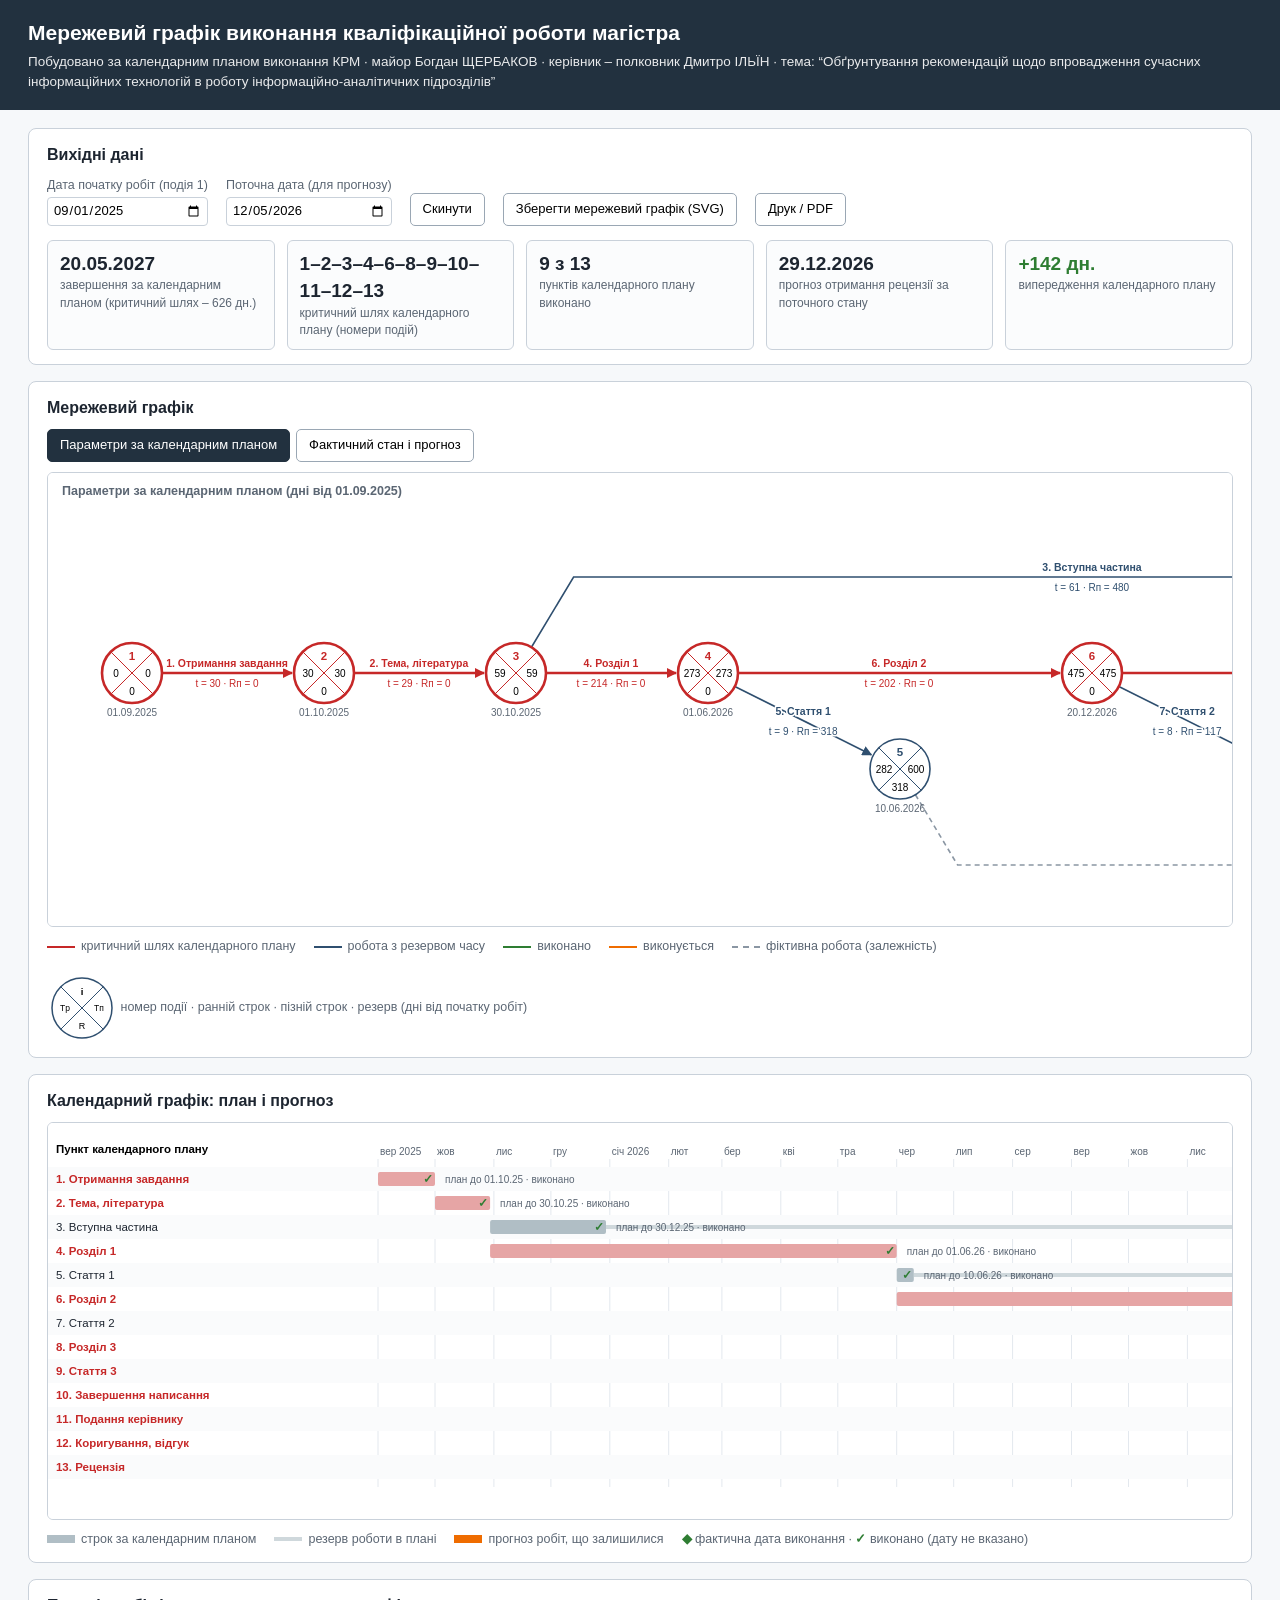
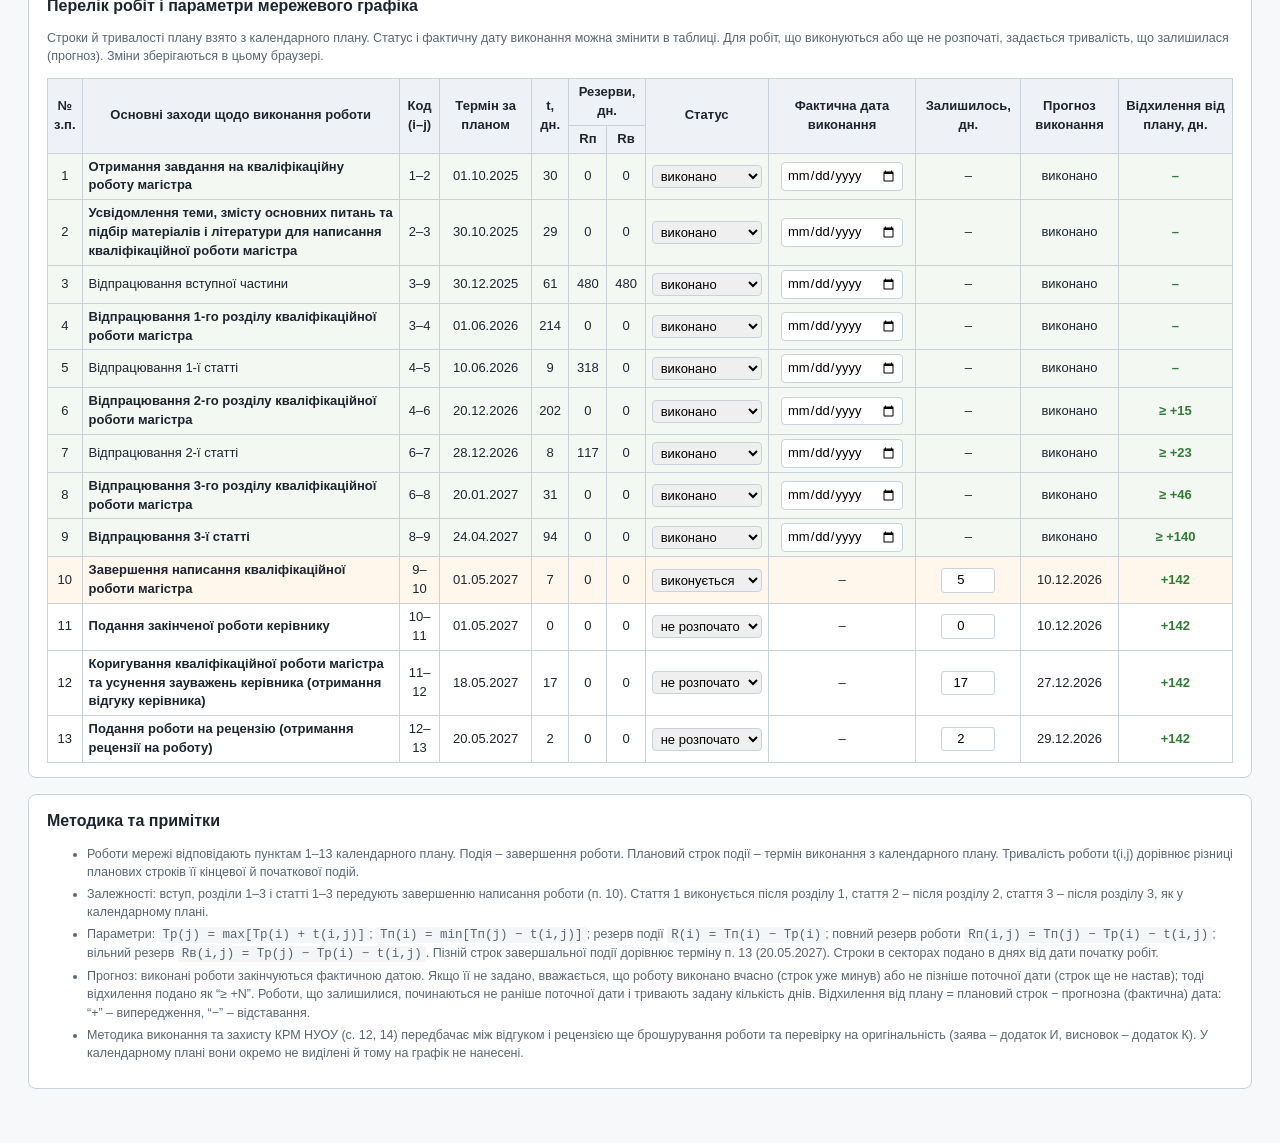
<file: KRM_merezhevyi_hrafik/Merezhevyi_hrafik_KRM.html>
<!DOCTYPE html>
<html lang="uk">
<head>
<meta charset="utf-8">
<meta name="viewport" content="width=device-width, initial-scale=1">
<title>Мережевий графік виконання КРМ – Щербаков Б. В.</title>
<style>
  :root{--ink:#1d2530;--muted:#5b6673;--line:#c9d1da;--bg:#f6f8fa;--card:#fff;--crit:#c62828;--norm:#2f4f6f;--done:#2e7d32;--prog:#ef6c00;--dummy:#8a96a3}
  *{box-sizing:border-box}
  body{margin:0;font-family:"Segoe UI",Roboto,Arial,sans-serif;color:var(--ink);background:var(--bg);font-size:14px;line-height:1.45}
  header{background:#22313f;color:#fff;padding:18px 28px}
  header h1{margin:0 0 4px;font-size:21px;font-weight:600}
  header .sub{font-size:13.5px;opacity:.9}
  main{padding:18px 28px 40px;max-width:1500px;margin:0 auto}
  .card{background:var(--card);border:1px solid var(--line);border-radius:8px;padding:14px 18px;margin-bottom:16px}
  .card h2{font-size:16px;margin:0 0 10px;font-weight:600}
  .controls{display:flex;flex-wrap:wrap;gap:18px;align-items:flex-end}
  .controls label{display:flex;flex-direction:column;font-size:12.5px;color:var(--muted);gap:3px}
  input[type=date]{font:inherit;font-size:13px;padding:3px 5px;border:1px solid var(--line);border-radius:4px}
  select{font:inherit;font-size:13px;padding:2px 4px;border:1px solid var(--line);border-radius:4px}
  button{font:inherit;font-size:13px;padding:6px 12px;border:1px solid #9aa7b4;background:#fff;border-radius:5px;cursor:pointer}
  button:hover{background:#eef2f6}
  .kpis{display:flex;flex-wrap:wrap;gap:12px;margin-top:14px}
  .kpi{flex:1 1 210px;border:1px solid var(--line);border-radius:6px;padding:9px 12px;background:#fbfcfd}
  .kpi .v{font-size:19px;font-weight:600}
  .kpi .l{font-size:12px;color:var(--muted)}
  .kpi.bad .v{color:var(--crit)} .kpi.ok .v{color:var(--done)}
  .scroll{overflow-x:auto;border:1px solid var(--line);border-radius:6px;background:#fff}
  svg text{font-family:"Segoe UI",Roboto,Arial,sans-serif}
  .legend{display:flex;flex-wrap:wrap;gap:18px;font-size:12.5px;color:var(--muted);margin-top:10px;align-items:center}
  .legend span.sw{display:inline-block;width:28px;height:0;border-top:2.5px solid;vertical-align:middle;margin-right:6px}
  table{border-collapse:collapse;width:100%;font-size:13px}
  th,td{border:1px solid var(--line);padding:4px 6px;text-align:center;vertical-align:middle}
  th{background:#eef2f6;font-weight:600}
  td.name{text-align:left}
  tr.crit td.name{font-weight:600}
  tr.done td{background:#f3f8f3}
  tr.prog td{background:#fff6ec}
  td input[type=number]{width:54px;font:inherit;padding:2px 4px;border:1px solid var(--line);border-radius:3px;text-align:center}
  .pos{color:var(--done);font-weight:600} .neg{color:var(--crit);font-weight:600}
  .note{font-size:12.5px;color:var(--muted)}
  .note li{margin-bottom:4px}
  .formula{font-family:Consolas,monospace;font-size:12.5px;background:#f3f5f7;padding:1px 4px;border-radius:3px}
  .tabs{display:flex;gap:6px;margin-bottom:10px}
  .tabs button.on{background:#22313f;color:#fff;border-color:#22313f}
  @media print{
    @page{size:A3 landscape;margin:10mm}
    body{background:#fff;font-size:11px}
    header{background:#fff;color:#000;padding:0 0 6px;border-bottom:1px solid #000}
    .noprint{display:none!important}
    .card{border:none;padding:4px 0;break-inside:avoid}
    .scroll{overflow:visible;border:none}
    main{padding:0;max-width:none}
    td input,td select{border:none;background:none;-webkit-appearance:none;appearance:none}
  }
</style>
</head>
<body>
<header>
  <h1>Мережевий графік виконання кваліфікаційної роботи магістра</h1>
  <div class="sub">Побудовано за календарним планом виконання КРМ · майор Богдан ЩЕРБАКОВ · керівник – полковник Дмитро ІЛЬЇН · тема: “Обґрунтування рекомендацій щодо впровадження сучасних інформаційних технологій в роботу інформаційно-аналітичних підрозділів”</div>
</header>
<main>

<section class="card noprint">
  <h2>Вихідні дані</h2>
  <div class="controls">
    <label>Дата початку робіт (подія 1)
      <input type="date" id="startDate">
    </label>
    <label>Поточна дата (для прогнозу)
      <input type="date" id="nowDate">
    </label>
    <button id="btnReset" title="Повернути початкові значення">Скинути</button>
    <button id="btnSvg">Зберегти мережевий графік (SVG)</button>
    <button onclick="window.print()">Друк / PDF</button>
  </div>
  <div class="kpis" id="kpis"></div>
</section>

<section class="card">
  <h2>Мережевий графік</h2>
  <div class="tabs noprint">
    <button id="tabPlan" class="on">Параметри за календарним планом</button>
    <button id="tabFact">Фактичний стан і прогноз</button>
  </div>
  <div class="scroll"><svg id="net" xmlns="http://www.w3.org/2000/svg"></svg></div>
  <div class="legend">
    <span><span class="sw" style="border-color:var(--crit)"></span>критичний шлях календарного плану</span>
    <span><span class="sw" style="border-color:var(--norm)"></span>робота з резервом часу</span>
    <span><span class="sw" style="border-color:var(--done)"></span>виконано</span>
    <span><span class="sw" style="border-color:var(--prog)"></span>виконується</span>
    <span><span class="sw" style="border-color:var(--dummy);border-top-style:dashed"></span>фіктивна робота (залежність)</span>
    <span id="sectorLegend"></span>
  </div>
</section>

<section class="card">
  <h2>Календарний графік: план і прогноз</h2>
  <div class="scroll"><svg id="gantt" xmlns="http://www.w3.org/2000/svg"></svg></div>
  <div class="legend">
    <span><span class="sw" style="border-color:#b0bec5;border-top-width:8px"></span>строк за календарним планом</span>
    <span><span class="sw" style="border-color:#cfd8dc;border-top-width:4px"></span>резерв роботи в плані</span>
    <span><span class="sw" style="border-color:var(--prog);border-top-width:8px"></span>прогноз робіт, що залишилися</span>
    <span><b style="color:#2e7d32">◆</b> фактична дата виконання · <b style="color:#2e7d32">✓</b> виконано (дату не вказано)</span>
  </div>
</section>

<section class="card">
  <h2>Перелік робіт і параметри мережевого графіка</h2>
  <p class="note noprint">Строки й тривалості плану взято з календарного плану. Статус і фактичну дату виконання можна змінити в таблиці. Для робіт, що виконуються або ще не розпочаті, задається тривалість, що залишилася (прогноз). Зміни зберігаються в цьому браузері.</p>
  <div style="overflow-x:auto"><table id="tbl"></table></div>
</section>

<section class="card">
  <h2>Методика та примітки</h2>
  <ul class="note">
    <li>Роботи мережі відповідають пунктам 1–13 календарного плану. Подія – завершення роботи. Плановий строк події – термін виконання з календарного плану. Тривалість роботи t(i,j) дорівнює різниці планових строків її кінцевої й початкової подій.</li>
    <li>Залежності: вступ, розділи 1–3 і статті 1–3 передують завершенню написання роботи (п. 10). Стаття 1 виконується після розділу 1, стаття 2 – після розділу 2, стаття 3 – після розділу 3, як у календарному плані.</li>
    <li>Параметри: <span class="formula">Tр(j) = max[Tр(i) + t(i,j)]</span>; <span class="formula">Tп(i) = min[Tп(j) − t(i,j)]</span>; резерв події <span class="formula">R(i) = Tп(i) − Tр(i)</span>; повний резерв роботи <span class="formula">Rп(i,j) = Tп(j) − Tр(i) − t(i,j)</span>; вільний резерв <span class="formula">Rв(i,j) = Tр(j) − Tр(i) − t(i,j)</span>. Пізній строк завершальної події дорівнює терміну п. 13 (20.05.2027). Строки в секторах подано в днях від дати початку робіт.</li>
    <li>Прогноз: виконані роботи закінчуються фактичною датою. Якщо її не задано, вважається, що роботу виконано вчасно (строк уже минув) або не пізніше поточної дати (строк ще не настав); тоді відхилення подано як “≥ +N”. Роботи, що залишилися, починаються не раніше поточної дати і тривають задану кількість днів. Відхилення від плану = плановий строк − прогнозна (фактична) дата: “+” – випередження, “−” – відставання.</li>
    <li>Методика виконання та захисту КРМ НУОУ (с. 12, 14) передбачає між відгуком і рецензією ще брошурування роботи та перевірку на оригінальність (заява – додаток И, висновок – додаток К). У календарному плані вони окремо не виділені й тому на графік не нанесені.</li>
  </ul>
</section>
</main>

<script>
"use strict";
// ---------- Календарний план (пункти 1–13) ----------
const PLAN_START = "2025-09-01";
const EVENTS = {
  1:{c:0, r:0,  name:"Початок робіт"},
  2:{c:1, r:0,  name:"Завдання на КРМ отримано"},
  3:{c:2, r:0,  name:"Тему усвідомлено, матеріали й літературу підібрано"},
  4:{c:3, r:0,  name:"Розділ 1 відпрацьовано"},
  5:{c:4, r:1,  name:"Статтю 1 відпрацьовано"},
  6:{c:5, r:0,  name:"Розділ 2 відпрацьовано"},
  7:{c:6, r:1,  name:"Статтю 2 відпрацьовано"},
  8:{c:7, r:0,  name:"Розділ 3 відпрацьовано"},
  9:{c:8, r:0,  name:"Статтю 3 відпрацьовано; вступ, розділи й статті готові"},
  10:{c:9, r:0, name:"Написання КРМ завершено"},
  11:{c:10,r:0, name:"Закінчену роботу подано керівнику"},
  12:{c:11,r:0, name:"Зауваження усунено, відгук керівника отримано"},
  13:{c:12,r:0, name:"Рецензію на роботу отримано"}
};
// n – номер пункту календарного плану; d – термін виконання за планом
const ACTS_DEFAULT = [
  {n:1,  i:1, j:2,  s:"Отримання завдання", name:"Отримання завдання на кваліфікаційну роботу магістра", d:"2025-10-01", st:"done"},
  {n:2,  i:2, j:3,  s:"Тема, література", name:"Усвідомлення теми, змісту основних питань та підбір матеріалів і літератури для написання кваліфікаційної роботи магістра", d:"2025-10-30", st:"done"},
  {n:3,  i:3, j:9,  s:"Вступна частина", name:"Відпрацювання вступної частини", d:"2025-12-30", st:"done", via:[[2.3,-1],[7.7,-1]]},
  {n:4,  i:3, j:4,  s:"Розділ 1", name:"Відпрацювання 1-го розділу кваліфікаційної роботи магістра", d:"2026-06-01", st:"done"},
  {n:5,  i:4, j:5,  s:"Стаття 1", name:"Відпрацювання 1-ї статті", d:"2026-06-10", st:"done"},
  {n:6,  i:4, j:6,  s:"Розділ 2", name:"Відпрацювання 2-го розділу кваліфікаційної роботи магістра", d:"2026-12-20", st:"done"},
  {n:7,  i:6, j:7,  s:"Стаття 2", name:"Відпрацювання 2-ї статті", d:"2026-12-28", st:"done"},
  {n:8,  i:6, j:8,  s:"Розділ 3", name:"Відпрацювання 3-го розділу кваліфікаційної роботи магістра", d:"2027-01-20", st:"done"},
  {n:9,  i:8, j:9,  s:"Стаття 3", name:"Відпрацювання 3-ї статті", d:"2027-04-24", st:"done"},
  {n:10, i:9, j:10, s:"Завершення написання", name:"Завершення написання кваліфікаційної роботи магістра", d:"2027-05-01", st:"prog", rem:5},
  {n:11, i:10,j:11, s:"Подання керівнику", name:"Подання закінченої роботи керівнику", d:"2027-05-01", st:"todo", rem:0},
  {n:12, i:11,j:12, s:"Коригування, відгук", name:"Коригування кваліфікаційної роботи магістра та усунення зауважень керівника (отримання відгуку керівника)", d:"2027-05-18", st:"todo", rem:17},
  {n:13, i:12,j:13, s:"Рецензія", name:"Подання роботи на рецензію (отримання рецензії на роботу)", d:"2027-05-20", st:"todo", rem:2},
  {i:5, j:9, dummy:true, via:[[4.3,2],[7.7,2]]},
  {i:7, j:9, dummy:true}
];
const STORE="krm_network_calplan_shcherbakov_v2";
const ST_NAME={done:"виконано", prog:"виконується", todo:"не розпочато"};
let ACTS, state, view="plan";

function isoToday(){ const d=new Date(); return d.getFullYear()+"-"+String(d.getMonth()+1).padStart(2,"0")+"-"+String(d.getDate()).padStart(2,"0"); }
function loadState(){
  ACTS=ACTS_DEFAULT.map(a=>Object.assign({fact:""},a));
  state={start:PLAN_START, now:isoToday()};
  try{
    const s=JSON.parse(localStorage.getItem(STORE)||"null");
    if(s){ state.start=s.start||state.start; state.now=s.now||state.now;
      (s.acts||[]).forEach(x=>{ const a=ACTS.find(a=>a.n===x.n); if(a){ a.st=x.st; a.fact=x.fact||""; if(x.rem!==undefined) a.rem=x.rem; } }); }
  }catch(e){}
}
function saveState(){ try{ localStorage.setItem(STORE, JSON.stringify({start:state.start, now:state.now, acts:ACTS.filter(a=>!a.dummy).map(a=>({n:a.n,st:a.st,fact:a.fact,rem:a.rem}))})); }catch(e){} }

// ---------- Дати ----------
function P(s){ const [y,m,d]=s.split("-").map(Number); return new Date(y,m-1,d); }
function day(s){ return Math.round((P(s)-P(state.start))/86400000); }
function toDate(n){ const d=P(state.start); d.setDate(d.getDate()+n); return d; }
function fmt(d){ return String(d.getDate()).padStart(2,"0")+"."+String(d.getMonth()+1).padStart(2,"0")+"."+d.getFullYear(); }
function fmtS(d){ return String(d.getDate()).padStart(2,"0")+"."+String(d.getMonth()+1).padStart(2,"0")+"."+String(d.getFullYear()).slice(2); }

// ---------- Розрахунок ----------
function compute(){
  const ids=Object.keys(EVENTS).map(Number).sort((a,b)=>a-b), last=ids[ids.length-1];
  // плановий строк події = термін роботи, що в неї входить
  const PD={1:0};
  ids.forEach(j=>{ if(j===1) return; PD[j]=Math.max(...ACTS.filter(a=>a.j===j).map(a=> a.dummy ? PD[a.i] : day(a.d))); });
  ACTS.forEach(a=>{ a.t = a.dummy ? 0 : day(a.d)-PD[a.i]; });
  // мережеві параметри календарного плану
  const TE={},TL={};
  ids.forEach(j=>{ TE[j]=0; ACTS.filter(a=>a.j===j).forEach(a=>{ TE[j]=Math.max(TE[j],TE[a.i]+a.t); }); });
  const Tcr=TE[last];
  ids.slice().reverse().forEach(i=>{ const out=ACTS.filter(a=>a.i===i); TL[i]= i===last ? Tcr : Math.min(...out.map(a=>TL[a.j]-a.t)); });
  ACTS.forEach(a=>{ a.ES=TE[a.i]; a.EF=TE[a.i]+a.t; a.LS=TL[a.j]-a.t; a.LF=TL[a.j]; a.Rp=TL[a.j]-TE[a.i]-a.t; a.Rv=TE[a.j]-TE[a.i]-a.t; a.crit=a.Rp===0 && !a.dummy; });
  ACTS.filter(a=>a.dummy).forEach(a=>{ a.crit=false; });
  // прогноз від поточного стану
  const NOW=day(state.now); const F={1:0};
  ids.forEach(j=>{ if(j===1) return;
    let f=-1e9;
    ACTS.filter(a=>a.j===j).forEach(a=>{
      let fin;
      if(a.dummy) fin=F[a.i];
      else if(a.st==="done") fin = a.fact ? day(a.fact) : Math.max(F[a.i], Math.min(day(a.d), NOW)); // без дати: вчасно (якщо строк минув) або не пізніше поточної дати
      else fin = Math.max(F[a.i], NOW) + Math.max(0, Number(a.rem)||0);
      a.FS = a.dummy||a.st==="done" ? null : Math.max(F[a.i], NOW); a.FF=fin;
      f=Math.max(f,fin);
    });
    F[j]=f;
  });
  const evState={};
  ids.forEach(j=>{ const inc=ACTS.filter(a=>a.j===j && !a.dummy); evState[j]= j===1 ? "done" : (inc.every(a=>a.st==="done") && ACTS.filter(a=>a.j===j&&a.dummy).every(a=>evState[a.i]==="done") ? "done" : (inc.some(a=>a.st==="prog")?"prog":"todo")); });
  const evUnk={}; ids.forEach(j=>{ evUnk[j]= ACTS.filter(a=>a.j===j).some(a=> a.dummy ? evUnk[a.i] : (a.st==="done" && !a.fact)); });
  return {ids,last,PD,TE,TL,Tcr,F,NOW,evState,evUnk};
}

// ---------- SVG ----------
const SX=192, X0=84, YMID=200, SY=96, RAD=30;
const px=c=>X0+c*SX, py=r=>YMID+r*SY;
function el(tag,attrs,txt){ const e=document.createElementNS("http://www.w3.org/2000/svg",tag); for(const k in attrs) e.setAttribute(k,attrs[k]); if(txt!==undefined) e.textContent=txt; return e; }
function edge(cx,cy,tx,ty,r){ const dx=tx-cx,dy=ty-cy,L=Math.hypot(dx,dy)||1; return [cx+dx/L*r, cy+dy/L*r]; }
function halo(t){ t.setAttribute("paint-order","stroke"); t.setAttribute("stroke","#fff"); t.setAttribute("stroke-width","3"); return t; }
const COL={crit:"#c62828",norm:"#2f4f6f",done:"#2e7d32",prog:"#ef6c00",dummy:"#8a96a3"};

function drawNet(R){
  const svg=document.getElementById("net"); while(svg.firstChild) svg.removeChild(svg.firstChild);
  const W=X0*2+12*SX, H=py(2)+56;
  svg.setAttribute("width",W); svg.setAttribute("height",H); svg.setAttribute("viewBox",`0 0 ${W} ${H}`);
  const defs=el("defs",{});
  Object.entries(COL).forEach(([id,col])=>{ const m=el("marker",{id:"ah-"+id,viewBox:"0 0 10 10",refX:"9",refY:"5",markerWidth:"10",markerHeight:"10",markerUnits:"userSpaceOnUse",orient:"auto-start-reverse"}); m.appendChild(el("path",{d:"M0,0 L10,5 L0,10 z",fill:col})); defs.appendChild(m); });
  svg.appendChild(defs);
  svg.appendChild(el("text",{x:14,y:22,"font-size":"12.5","font-weight":"600",fill:"#5b6673"}, view==="plan" ? "Параметри за календарним планом (дні від "+fmt(P(state.start))+")" : "Фактичний стан і прогноз на "+fmt(P(state.now))));
  // роботи
  ACTS.forEach(a=>{
    const A=EVENTS[a.i],B=EVENTS[a.j];
    const pts=[[px(A.c),py(A.r)]].concat((a.via||[]).map(([c,r])=>[px(c),py(r)])).concat([[px(B.c),py(B.r)]]);
    const n=pts.length, p0=edge(pts[0][0],pts[0][1],pts[1][0],pts[1][1],RAD), pn=edge(pts[n-1][0],pts[n-1][1],pts[n-2][0],pts[n-2][1],RAD+2);
    const poly=[p0].concat(pts.slice(1,n-1)).concat([pn]);
    let kind;
    if(a.dummy) kind="dummy";
    else if(view==="plan") kind=a.crit?"crit":"norm";
    else kind = a.st==="done"?"done":(a.st==="prog"?"prog":(a.crit?"crit":"norm"));
    const line=el("polyline",{points:poly.map(p=>p.join(",")).join(" "),fill:"none",stroke:COL[kind],"stroke-width":(a.crit&&!a.dummy)?"2.6":"1.6","marker-end":`url(#ah-${kind})`});
    if(a.dummy) line.setAttribute("stroke-dasharray","5 4");
    svg.appendChild(line);
    if(a.dummy) return;
    let best=0,bi=0; for(let k=0;k<poly.length-1;k++){ const L=Math.hypot(poly[k+1][0]-poly[k][0],poly[k+1][1]-poly[k][1]); if(L>best){best=L;bi=k;} }
    const mx=(poly[bi][0]+poly[bi+1][0])/2, my=(poly[bi][1]+poly[bi+1][1])/2;
    const g=el("g",{});
    g.appendChild(halo(el("text",{x:mx,y:my-6,"font-size":"10.5","text-anchor":"middle",fill:COL[kind],"font-weight":"600"},`${a.n}. ${a.s}`)));
    let sub;
    if(view==="plan") sub=`t = ${a.t} · Rп = ${a.Rp}`;
    else sub = a.st==="done" ? ("виконано"+(a.fact?" "+fmtS(P(a.fact)):"")) : (a.st==="prog" ? `залишилось ${a.rem} дн.` : `прогноз ${a.rem} дн.`);
    g.appendChild(halo(el("text",{x:mx,y:my+14,"font-size":"10","text-anchor":"middle",fill:COL[kind]},sub)));
    g.appendChild(el("title",{},`п. ${a.n}. ${a.name}\nтермін за планом: ${fmt(P(a.d))}\nt = ${a.t} дн.; Rп = ${a.Rp}; Rв = ${a.Rv}\nстатус: ${ST_NAME[a.st]}`));
    svg.appendChild(g);
  });
  // події
  R.ids.forEach(id=>{
    const E=EVENTS[id], cx=px(E.c), cy=py(E.r);
    const critEv = R.TL[id]-R.TE[id]===0;
    let col;
    if(view==="plan") col = critEv?COL.crit:COL.norm;
    else col = R.evState[id]==="done"?COL.done:(R.evState[id]==="prog"?COL.prog:(critEv?COL.crit:COL.norm));
    const g=el("g",{});
    g.appendChild(el("circle",{cx,cy,r:RAD,fill:"#fff",stroke:col,"stroke-width":critEv?"2.6":"1.6"}));
    const d=RAD*Math.SQRT1_2;
    g.appendChild(el("line",{x1:cx-d,y1:cy-d,x2:cx+d,y2:cy+d,stroke:col}));
    g.appendChild(el("line",{x1:cx+d,y1:cy-d,x2:cx-d,y2:cy+d,stroke:col}));
    g.appendChild(el("text",{x:cx,y:cy-13,"font-size":"11.5","text-anchor":"middle","font-weight":"700",fill:col},id));
    if(view==="plan"){
      g.appendChild(el("text",{x:cx-16,y:cy+4,"font-size":"10","text-anchor":"middle"},R.TE[id]));
      g.appendChild(el("text",{x:cx+16,y:cy+4,"font-size":"10","text-anchor":"middle"},R.TL[id]));
      g.appendChild(el("text",{x:cx,y:cy+22,"font-size":"10","text-anchor":"middle"},R.TL[id]-R.TE[id]));
      g.appendChild(el("text",{x:cx,y:cy+RAD+13,"font-size":"10","text-anchor":"middle",fill:"#5b6673"},fmt(toDate(R.PD[id]))));
    }else{
      const dev=R.PD[id]-R.F[id], unk=R.evState[id]==="done" && R.evUnk[id];
      g.appendChild(el("text",{x:cx-16,y:cy+4,"font-size":"9","text-anchor":"middle"},fmtS(toDate(R.PD[id])).slice(0,5)));
      g.appendChild(el("text",{x:cx+16,y:cy+4,"font-size":"9","text-anchor":"middle"},unk?"✓":fmtS(toDate(R.F[id])).slice(0,5)));
      g.appendChild(el("text",{x:cx,y:cy+22,"font-size":"10","text-anchor":"middle",fill:dev<0?"#c62828":"#2e7d32","font-weight":"600"},unk?(dev>0?"≥+"+dev:"✓"):((dev>0?"+":"")+dev)));
      g.appendChild(el("text",{x:cx,y:cy+RAD+13,"font-size":"10","text-anchor":"middle",fill:"#5b6673"},"план "+fmtS(toDate(R.PD[id]))+" · "+(unk?"виконано":(R.evState[id]==="done"?"факт ":"прогн. ")+fmtS(toDate(R.F[id])))));
    }
    g.appendChild(el("title",{},`Подія ${id}: ${E.name}\nплановий строк: ${fmt(toDate(R.PD[id]))}\nTр = ${R.TE[id]}, Tп = ${R.TL[id]}, R = ${R.TL[id]-R.TE[id]} дн.\n${R.evState[id]==="done"?"фактично":"прогноз"}: ${fmt(toDate(R.F[id]))}`));
    svg.appendChild(g);
  });
  document.getElementById("sectorLegend").innerHTML = sectorLegend();
}
function sectorLegend(){
  const t = view==="plan" ? ["i","Tр","Tп","R"] : ["i","план","прогн.","±"];
  const txt = view==="plan" ? "номер події · ранній строк · пізній строк · резерв (дні від початку робіт)" : "номер події · плановий строк · фактичний/прогнозний строк · відхилення, дн. (“+” – випередження)";
  return `<svg width="70" height="70" viewBox="0 0 70 70" style="vertical-align:middle"><circle cx="35" cy="35" r="30" fill="#fff" stroke="#2f4f6f" stroke-width="1.5"/><line x1="13.8" y1="13.8" x2="56.2" y2="56.2" stroke="#2f4f6f"/><line x1="56.2" y1="13.8" x2="13.8" y2="56.2" stroke="#2f4f6f"/><text x="35" y="22" font-size="9.5" text-anchor="middle" font-weight="700">${t[0]}</text><text x="18" y="38" font-size="8.5" text-anchor="middle">${t[1]}</text><text x="52" y="38" font-size="8.5" text-anchor="middle">${t[2]}</text><text x="35" y="56" font-size="9" text-anchor="middle">${t[3]}</text></svg> ${txt}`;
}

function drawGantt(R){
  const svg=document.getElementById("gantt"); while(svg.firstChild) svg.removeChild(svg.firstChild);
  const rows=ACTS.filter(a=>!a.dummy);
  const LW=330, RH=24, TOP=44;
  const span=Math.max(R.Tcr, ...rows.map(a=>a.FF||0))+10;
  const W=Math.max(1200, LW+span*1.9+230), scale=(W-LW-230)/span, H=TOP+rows.length*RH+34;
  svg.setAttribute("width",W); svg.setAttribute("height",H); svg.setAttribute("viewBox",`0 0 ${W} ${H}`);
  const X=d=>LW+d*scale;
  // місяці
  const s=P(state.start); const m=new Date(s.getFullYear(), s.getMonth(), 1);
  const MN=["січ","лют","бер","кві","тра","чер","лип","сер","вер","жов","лис","гру"];
  while(true){ const dd=Math.round((m-s)/86400000); if(dd>span) break;
    if(dd>=0){ svg.appendChild(el("line",{x1:X(dd),y1:TOP-8,x2:X(dd),y2:H-26,stroke:"#e3e8ee"}));
      svg.appendChild(el("text",{x:X(dd)+2,y:TOP-12,"font-size":"10",fill:"#5b6673"},MN[m.getMonth()]+(m.getMonth()===0||dd===0?" "+m.getFullYear():""))); }
    m.setMonth(m.getMonth()+1); }
  svg.appendChild(el("text",{x:8,y:TOP-14,"font-size":"11.5","font-weight":"600"},"Пункт календарного плану"));
  rows.forEach((a,k)=>{
    const y=TOP+k*RH;
    if(k%2===0) svg.appendChild(el("rect",{x:0,y,width:W,height:RH,fill:"#fafbfc"}));
    svg.appendChild(el("text",{x:8,y:y+16,"font-size":"11.5",fill:a.crit?"#c62828":"#1d2530","font-weight":a.crit?"600":"400"},`${a.n}. ${a.s}`));
    if(a.Rp>0) svg.appendChild(el("rect",{x:X(a.EF),y:y+10,width:a.Rp*scale,height:4,fill:"#cfd8dc"}));
    const pb=el("rect",{x:X(a.ES),y:y+5,width:Math.max(2,a.t*scale),height:14,fill:a.crit?"#e6a5a5":"#b0bec5",rx:"2"});
    pb.appendChild(el("title",{},`${a.name}\nза планом: ${fmt(toDate(a.ES))} – ${fmt(toDate(a.EF))} (${a.t} дн.)`)); svg.appendChild(pb);
    if(a.st==="done" && !a.fact){
      svg.appendChild(el("text",{x:X(a.EF)-2,y:y+16,"font-size":"12","text-anchor":"end",fill:"#2e7d32","font-weight":"700"},"✓"));
    }else if(a.st==="done"){
      const fx=X(a.FF);
      const dm=el("path",{d:`M${fx},${y+4} l6,8 l-6,8 l-6,-8 z`,fill:"#2e7d32"});
      dm.appendChild(el("title",{},`виконано: ${a.fact?fmt(P(a.fact)):"до "+fmt(P(state.now))+" (дату не вказано)"}`)); svg.appendChild(dm);
    }else{
      const fb=el("rect",{x:X(a.FS),y:y+8,width:Math.max(3,(a.FF-a.FS)*scale),height:8,fill:"#ef6c00",rx:"2"});
      fb.appendChild(el("title",{},`прогноз: ${fmt(toDate(a.FS))} – ${fmt(toDate(a.FF))}`)); svg.appendChild(fb);
    }
    svg.appendChild(el("text",{x:Math.max(X(a.EF),X(a.FF||0))+10,y:y+16,"font-size":"10",fill:"#5b6673"},"план до "+fmtS(P(a.d))+(a.st!=="done"?" · прогноз "+fmtS(toDate(a.FF)):(a.fact?" · факт "+fmtS(P(a.fact)):" · виконано"))));
  });
  const yb=TOP+rows.length*RH;
  svg.appendChild(el("line",{x1:X(R.NOW),y1:TOP-8,x2:X(R.NOW),y2:yb+4,stroke:"#ef6c00","stroke-width":"1.5","stroke-dasharray":"4 3"}));
  svg.appendChild(el("text",{x:X(R.NOW)+3,y:yb+18,"font-size":"10.5",fill:"#ef6c00"},"поточна дата "+fmt(P(state.now))));
  svg.appendChild(el("line",{x1:X(R.Tcr),y1:TOP-8,x2:X(R.Tcr),y2:yb+4,stroke:"#c62828","stroke-width":"1.5"}));
  svg.appendChild(el("text",{x:X(R.Tcr)-3,y:yb+18,"font-size":"10.5","text-anchor":"end",fill:"#c62828"},"завершення за планом "+fmt(toDate(R.Tcr))));
}

function drawTable(R){
  const t=document.getElementById("tbl");
  let h=`<tr><th rowspan="2">№<br>з.п.</th><th rowspan="2">Основні заходи щодо виконання роботи</th><th rowspan="2">Код<br>(i–j)</th><th rowspan="2">Термін за планом</th><th rowspan="2">t, дн.</th>
   <th colspan="2">Резерви, дн.</th><th rowspan="2">Статус</th><th rowspan="2">Фактична дата виконання</th><th rowspan="2">Залишилось, дн.</th><th rowspan="2">Прогноз виконання</th><th rowspan="2">Відхилення від плану, дн.</th></tr>
   <tr><th>Rп</th><th>Rв</th></tr>`;
  ACTS.filter(a=>!a.dummy).forEach(a=>{
    const k=ACTS.indexOf(a);
    const dev=day(a.d)-a.FF;
    h+=`<tr class="${a.st==='done'?'done':(a.st==='prog'?'prog':'')} ${a.crit?'crit':''}">
      <td>${a.n}</td><td class="name">${a.name}</td><td>${a.i}–${a.j}</td><td>${fmt(P(a.d))}</td><td>${a.t}</td><td>${a.Rp}</td><td>${a.Rv}</td>
      <td><select data-k="${k}" class="sst">${Object.entries(ST_NAME).map(([v,l])=>`<option value="${v}" ${a.st===v?'selected':''}>${l}</option>`).join("")}</select></td>
      <td>${a.st==='done'?`<input type="date" data-k="${k}" class="sfact" value="${a.fact||''}">`:'–'}</td>
      <td>${a.st==='done'?'–':`<input type="number" min="0" step="1" data-k="${k}" class="srem" value="${a.rem??0}">`}</td>
      <td>${a.st==='done'?(a.fact?fmt(P(a.fact)):'виконано'):fmt(toDate(a.FF))}</td>
      <td class="${dev<0?'neg':'pos'}">${(a.st==='done'&&!a.fact)?(dev>0?'≥ +'+dev:'–'):((dev>0?'+':'')+dev)}</td></tr>`;
  });
  t.innerHTML=h;
  t.querySelectorAll(".sst").forEach(x=>x.addEventListener("change",e=>{ const a=ACTS[+e.target.dataset.k]; a.st=e.target.value; if(a.st!=="done" && (a.rem===undefined)) a.rem=a.t; render(); }));
  t.querySelectorAll(".sfact").forEach(x=>x.addEventListener("change",e=>{ ACTS[+e.target.dataset.k].fact=e.target.value; render(); }));
  t.querySelectorAll(".srem").forEach(x=>x.addEventListener("change",e=>{ ACTS[+e.target.dataset.k].rem=Math.max(0,Math.round(+e.target.value||0)); render(); }));
}

function drawKpis(R){
  const devEnd=R.PD[R.last]-R.F[R.last];
  const path=[1]; let cur=1; while(cur!==R.last){ const nx=ACTS.find(a=>a.i===cur&&a.crit); if(!nx) break; cur=nx.j; path.push(cur); }
  const done=ACTS.filter(a=>!a.dummy&&a.st==="done").length, total=ACTS.filter(a=>!a.dummy).length;
  document.getElementById("kpis").innerHTML=`
   <div class="kpi"><div class="v">${fmt(toDate(R.Tcr))}</div><div class="l">завершення за календарним планом (критичний шлях – ${R.Tcr} дн.)</div></div>
   <div class="kpi"><div class="v">${path.join("–")}</div><div class="l">критичний шлях календарного плану (номери подій)</div></div>
   <div class="kpi"><div class="v">${done} з ${total}</div><div class="l">пунктів календарного плану виконано</div></div>
   <div class="kpi"><div class="v">${fmt(toDate(R.F[R.last]))}</div><div class="l">прогноз отримання рецензії за поточного стану</div></div>
   <div class="kpi ${devEnd<0?'bad':'ok'}"><div class="v">${devEnd>0?'+':''}${devEnd} дн.</div><div class="l">${devEnd<0?'відставання від календарного плану':'випередження календарного плану'}</div></div>`;
}

function render(){ const R=compute(); drawNet(R); drawGantt(R); drawTable(R); drawKpis(R); saveState(); }
function setView(v){ view=v; document.getElementById("tabPlan").className=v==="plan"?"on":""; document.getElementById("tabFact").className=v==="fact"?"on":""; render(); }
function init(){
  loadState();
  const sd=document.getElementById("startDate"), nd=document.getElementById("nowDate");
  sd.value=state.start; nd.value=state.now;
  sd.addEventListener("change",()=>{ if(sd.value){ state.start=sd.value; render(); } });
  nd.addEventListener("change",()=>{ if(nd.value){ state.now=nd.value; render(); } });
  document.getElementById("tabPlan").addEventListener("click",()=>setView("plan"));
  document.getElementById("tabFact").addEventListener("click",()=>setView("fact"));
  document.getElementById("btnReset").addEventListener("click",()=>{ localStorage.removeItem(STORE); loadState(); sd.value=state.start; nd.value=state.now; render(); });
  document.getElementById("btnSvg").addEventListener("click",()=>{
    const s=document.getElementById("net").cloneNode(true); s.setAttribute("xmlns","http://www.w3.org/2000/svg");
    const blob=new Blob(['<?xml version="1.0" encoding="UTF-8"?>\n'+new XMLSerializer().serializeToString(s)],{type:"image/svg+xml"});
    const a=document.createElement("a"); a.href=URL.createObjectURL(blob); a.download="Merezhevyi_hrafik_KRM_"+view+".svg"; a.click();
  });
  render();
}
init();
</script>
</body>
</html>
</file>
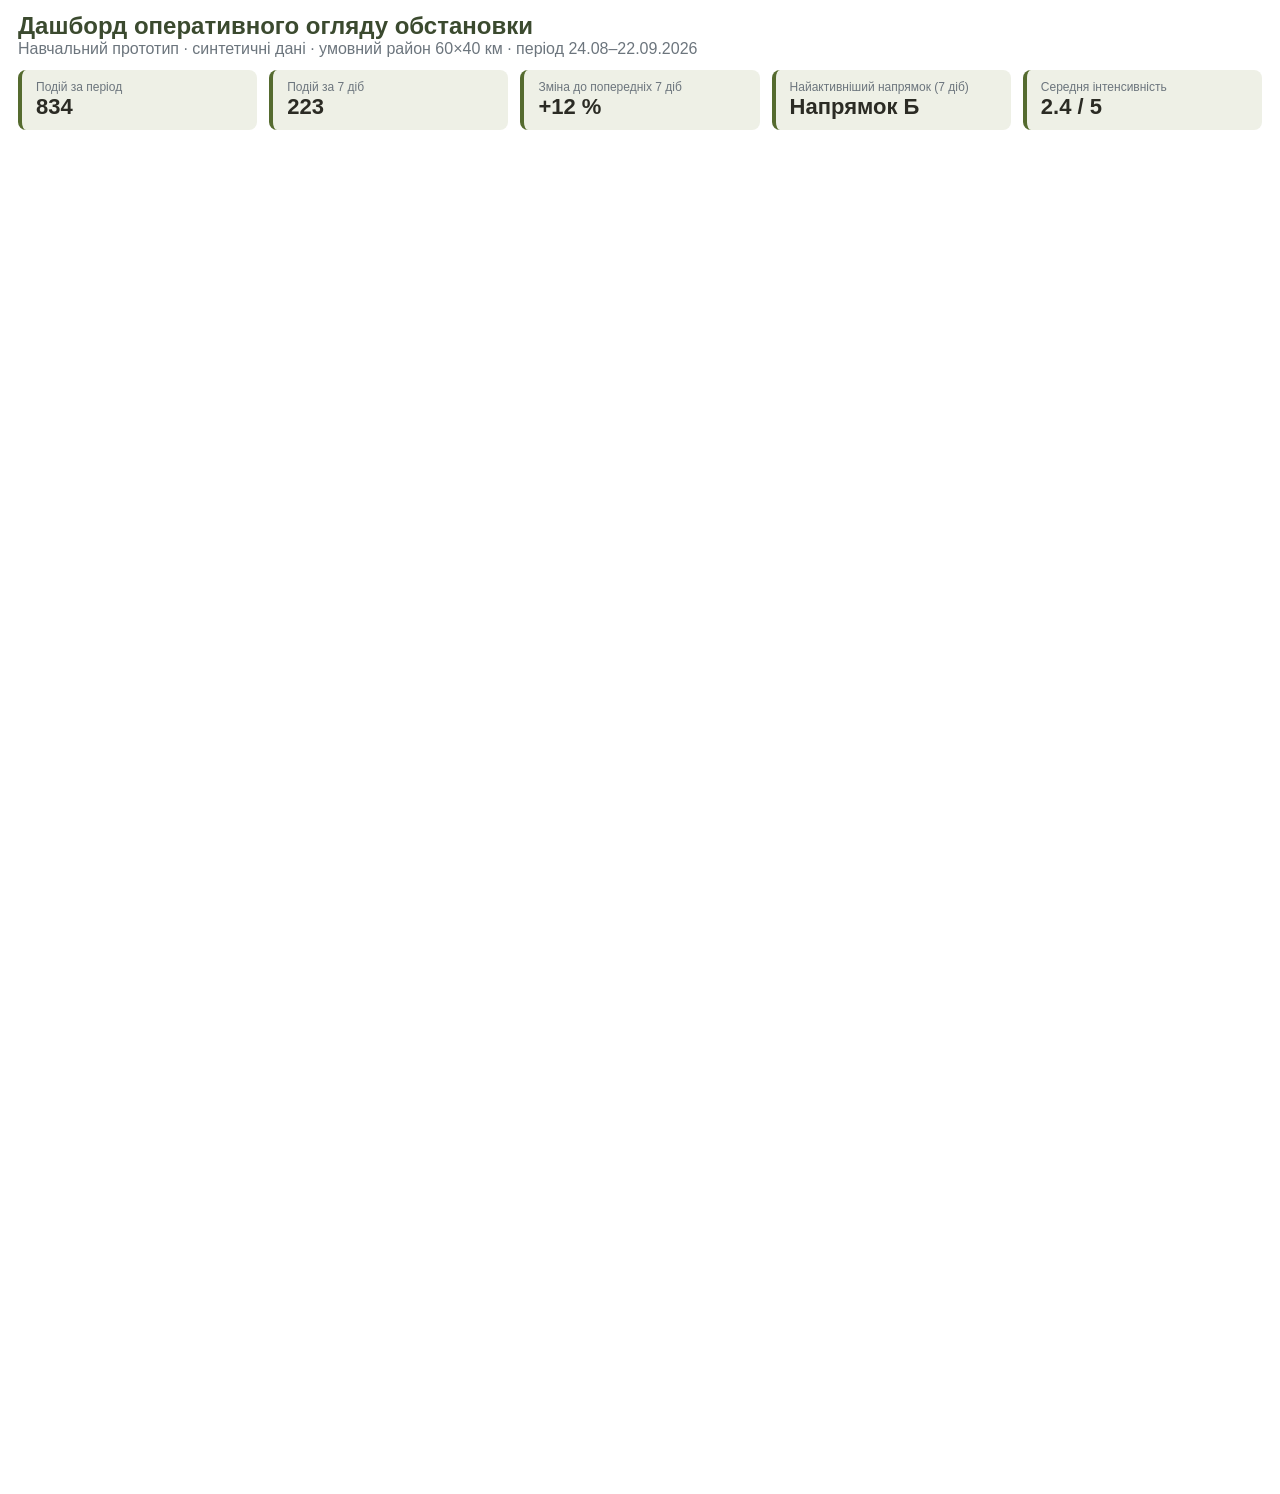
<file: Thema 5/Practica5_3/dashboard.html>
<!DOCTYPE html><html lang="uk"><head><meta charset="utf-8"><title>Оперативний огляд обстановки</title>
<meta name="viewport" content="width=device-width, initial-scale=1">
<script src="https://cdn.plot.ly/plotly-4.1.1.min.js"></script>
<style>body{font-family:Segoe UI,Arial,sans-serif;margin:0 auto;padding:12px 18px;max-width:1500px;color:#2B2B24} h2{color:#3B4A2F}
.sub{color:#6c757d} .cards{display:flex;gap:12px;flex-wrap:wrap;margin:12px 0}
.card{background:#EEF0E6;border-left:4px solid #556B2F;border-radius:8px;padding:10px 14px;flex:1;min-width:150px}
.k{font-size:12px;color:#6c757d} .v{font-size:22px;font-weight:600}
.grid{display:grid;grid-template-columns:1.1fr 1fr;gap:10px} @media(max-width:900px){.grid{grid-template-columns:1fr}}</style></head>
<body><h2 style="margin:0">Дашборд оперативного огляду обстановки</h2>
<div class="sub">Навчальний прототип · синтетичні дані · умовний район 60×40 км · період 24.08–22.09.2026</div>
<div class="cards"><div class="card"><div class="k">Подій за період</div><div class="v">834</div></div><div class="card"><div class="k">Подій за 7 діб</div><div class="v">223</div></div><div class="card"><div class="k">Зміна до попередніх 7 діб</div><div class="v">+12 %</div></div><div class="card"><div class="k">Найактивніший напрямок (7 діб)</div><div class="v">Напрямок Б</div></div><div class="card"><div class="k">Середня інтенсивність</div><div class="v">2.4 / 5</div></div></div>
<div class="grid"><div><div style="height:440px; width:100%;">                            <div id="a02a16d4-8557-47da-b819-fb3d143c5dcd" class="plotly-graph-div" style="height:100%; width:100%;"></div>            <script>                window.PLOTLYENV=window.PLOTLYENV || {};                                if (document.getElementById("a02a16d4-8557-47da-b819-fb3d143c5dcd")) {                    Plotly.newPlot(                        "a02a16d4-8557-47da-b819-fb3d143c5dcd",                        [{"customdata":[["Напрямок Б","2026-08-24T04:28:00",2,"Артобстріл"],["Напрямок Г","2026-08-24T07:26:00",1,"Артобстріл"],["Напрямок А","2026-08-24T11:13:00",1,"Артобстріл"],["Напрямок А","2026-08-24T14:55:00",1,"Артобстріл"],["Напрямок Г","2026-08-24T22:45:00",1,"Артобстріл"],["Напрямок А","2026-08-25T04:03:00",1,"Артобстріл"],["Напрямок В","2026-08-25T04:44:00",2,"Артобстріл"],["Напрямок В","2026-08-25T06:03:00",2,"Артобстріл"],["Напрямок В","2026-08-25T07:11:00",2,"Артобстріл"],["Напрямок В","2026-08-25T07:21:00",1,"Артобстріл"],["Напрямок В","2026-08-25T08:55:00",1,"Артобстріл"],["Напрямок А","2026-08-25T10:25:00",2,"Артобстріл"],["Напрямок Г","2026-08-25T17:27:00",2,"Артобстріл"],["Напрямок В","2026-08-26T01:56:00",2,"Артобстріл"],["Напрямок Б","2026-08-26T02:59:00",3,"Артобстріл"],["Напрямок В","2026-08-26T04:18:00",4,"Артобстріл"],["Напрямок Г","2026-08-26T12:54:00",1,"Артобстріл"],["Напрямок Г","2026-08-26T13:13:00",1,"Артобстріл"],["Напрямок А","2026-08-26T19:56:00",2,"Артобстріл"],["Напрямок Б","2026-08-26T20:30:00",2,"Артобстріл"],["Напрямок А","2026-08-26T22:05:00",3,"Артобстріл"],["Напрямок В","2026-08-26T23:10:00",2,"Артобстріл"],["Напрямок В","2026-08-27T01:24:00",2,"Артобстріл"],["Напрямок А","2026-08-27T11:11:00",1,"Артобстріл"],["Напрямок В","2026-08-27T13:41:00",2,"Артобстріл"],["Напрямок В","2026-08-27T20:26:00",2,"Артобстріл"],["Напрямок А","2026-08-28T01:15:00",1,"Артобстріл"],["Напрямок В","2026-08-28T04:23:00",3,"Артобстріл"],["Напрямок В","2026-08-28T06:16:00",1,"Артобстріл"],["Напрямок В","2026-08-28T12:34:00",3,"Артобстріл"],["Напрямок А","2026-08-28T19:06:00",1,"Артобстріл"],["Напрямок А","2026-08-28T20:38:00",1,"Артобстріл"],["Напрямок Б","2026-08-28T21:10:00",4,"Артобстріл"],["Напрямок В","2026-08-28T21:50:00",1,"Артобстріл"],["Напрямок В","2026-08-28T23:24:00",1,"Артобстріл"],["Напрямок А","2026-08-29T00:47:00",3,"Артобстріл"],["Напрямок А","2026-08-29T03:09:00",1,"Артобстріл"],["Напрямок Б","2026-08-29T04:51:00",3,"Артобстріл"],["Напрямок В","2026-08-29T05:52:00",2,"Артобстріл"],["Напрямок Б","2026-08-29T07:26:00",1,"Артобстріл"],["Напрямок Б","2026-08-29T16:07:00",2,"Артобстріл"],["Напрямок В","2026-08-29T17:11:00",2,"Артобстріл"],["Напрямок В","2026-08-29T21:40:00",3,"Артобстріл"],["Напрямок Б","2026-08-29T21:58:00",2,"Артобстріл"],["Напрямок А","2026-08-29T22:04:00",1,"Артобстріл"],["Напрямок В","2026-08-30T03:24:00",1,"Артобстріл"],["Напрямок В","2026-08-30T11:09:00",2,"Артобстріл"],["Напрямок А","2026-08-30T13:49:00",1,"Артобстріл"],["Напрямок Б","2026-08-30T17:31:00",1,"Артобстріл"],["Напрямок Б","2026-08-30T20:37:00",4,"Артобстріл"],["Напрямок Б","2026-08-31T10:46:00",1,"Артобстріл"],["Напрямок Г","2026-08-31T12:15:00",2,"Артобстріл"],["Напрямок Б","2026-08-31T14:04:00",2,"Артобстріл"],["Напрямок Г","2026-08-31T17:37:00",1,"Артобстріл"],["Напрямок А","2026-08-31T17:41:00",2,"Артобстріл"],["Напрямок В","2026-08-31T20:51:00",2,"Артобстріл"],["Напрямок Б","2026-09-01T01:48:00",2,"Артобстріл"],["Напрямок А","2026-09-01T02:00:00",1,"Артобстріл"],["Напрямок Б","2026-09-01T04:00:00",4,"Артобстріл"],["Напрямок Г","2026-09-01T06:16:00",1,"Артобстріл"],["Напрямок В","2026-09-01T06:38:00",2,"Артобстріл"],["Напрямок Г","2026-09-01T08:48:00",2,"Артобстріл"],["Напрямок Б","2026-09-01T14:54:00",3,"Артобстріл"],["Напрямок А","2026-09-01T19:05:00",2,"Артобстріл"],["Напрямок Б","2026-09-02T04:32:00",2,"Артобстріл"],["Напрямок Г","2026-09-02T04:44:00",2,"Артобстріл"],["Напрямок В","2026-09-02T07:14:00",2,"Артобстріл"],["Напрямок А","2026-09-02T09:13:00",2,"Артобстріл"],["Напрямок Б","2026-09-02T10:00:00",4,"Артобстріл"],["Напрямок Г","2026-09-02T10:26:00",1,"Артобстріл"],["Напрямок Г","2026-09-02T16:13:00",3,"Артобстріл"],["Напрямок В","2026-09-02T17:24:00",2,"Артобстріл"],["Напрямок Г","2026-09-02T17:38:00",1,"Артобстріл"],["Напрямок А","2026-09-02T23:11:00",3,"Артобстріл"],["Напрямок В","2026-09-03T07:43:00",1,"Артобстріл"],["Напрямок В","2026-09-03T12:17:00",2,"Артобстріл"],["Напрямок А","2026-09-03T15:30:00",1,"Артобстріл"],["Напрямок Б","2026-09-03T20:18:00",1,"Артобстріл"],["Напрямок Б","2026-09-04T03:46:00",1,"Артобстріл"],["Напрямок Г","2026-09-04T06:00:00",1,"Артобстріл"],["Напрямок А","2026-09-04T11:44:00",1,"Артобстріл"],["Напрямок А","2026-09-04T14:10:00",1,"Артобстріл"],["Напрямок В","2026-09-04T15:47:00",1,"Артобстріл"],["Напрямок Г","2026-09-04T16:03:00",2,"Артобстріл"],["Напрямок А","2026-09-04T16:15:00",1,"Артобстріл"],["Напрямок А","2026-09-04T17:30:00",2,"Артобстріл"],["Напрямок В","2026-09-04T18:36:00",1,"Артобстріл"],["Напрямок Б","2026-09-05T00:52:00",1,"Артобстріл"],["Напрямок Б","2026-09-05T01:38:00",1,"Артобстріл"],["Напрямок В","2026-09-05T08:29:00",3,"Артобстріл"],["Напрямок В","2026-09-05T11:41:00",1,"Артобстріл"],["Напрямок Г","2026-09-05T13:02:00",1,"Артобстріл"],["Напрямок Б","2026-09-05T15:35:00",1,"Артобстріл"],["Напрямок В","2026-09-05T20:27:00",1,"Артобстріл"],["Напрямок А","2026-09-06T01:15:00",1,"Артобстріл"],["Напрямок А","2026-09-06T04:28:00",1,"Артобстріл"],["Напрямок А","2026-09-06T05:14:00",1,"Артобстріл"],["Напрямок В","2026-09-06T06:25:00",4,"Артобстріл"],["Напрямок Б","2026-09-06T08:31:00",3,"Артобстріл"],["Напрямок В","2026-09-06T11:12:00",1,"Артобстріл"],["Напрямок Г","2026-09-06T18:00:00",2,"Артобстріл"],["Напрямок Г","2026-09-06T20:52:00",3,"Артобстріл"],["Напрямок А","2026-09-07T01:48:00",2,"Артобстріл"],["Напрямок В","2026-09-07T04:39:00",2,"Артобстріл"],["Напрямок В","2026-09-07T13:49:00",4,"Артобстріл"],["Напрямок А","2026-09-07T15:51:00",2,"Артобстріл"],["Напрямок В","2026-09-07T16:25:00",1,"Артобстріл"],["Напрямок Г","2026-09-07T16:42:00",2,"Артобстріл"],["Напрямок В","2026-09-07T17:48:00",2,"Артобстріл"],["Напрямок Г","2026-09-07T23:06:00",2,"Артобстріл"],["Напрямок В","2026-09-07T23:25:00",1,"Артобстріл"],["Напрямок В","2026-09-08T00:37:00",3,"Артобстріл"],["Напрямок В","2026-09-08T01:58:00",2,"Артобстріл"],["Напрямок Б","2026-09-08T02:31:00",2,"Артобстріл"],["Напрямок Г","2026-09-08T03:16:00",3,"Артобстріл"],["Напрямок А","2026-09-08T03:25:00",2,"Артобстріл"],["Напрямок Г","2026-09-08T05:04:00",3,"Артобстріл"],["Напрямок Б","2026-09-08T05:32:00",3,"Артобстріл"],["Напрямок В","2026-09-08T05:37:00",3,"Артобстріл"],["Напрямок А","2026-09-08T07:07:00",3,"Артобстріл"],["Напрямок Б","2026-09-08T08:33:00",3,"Артобстріл"],["Напрямок Б","2026-09-08T10:29:00",4,"Артобстріл"],["Напрямок В","2026-09-08T11:17:00",1,"Артобстріл"],["Напрямок Б","2026-09-08T11:34:00",1,"Артобстріл"],["Напрямок А","2026-09-08T13:45:00",3,"Артобстріл"],["Напрямок В","2026-09-08T18:35:00",1,"Артобстріл"],["Напрямок Б","2026-09-08T18:56:00",1,"Артобстріл"],["Напрямок А","2026-09-08T20:01:00",3,"Артобстріл"],["Напрямок Б","2026-09-08T20:47:00",1,"Артобстріл"],["Напрямок А","2026-09-08T21:38:00",2,"Артобстріл"],["Напрямок В","2026-09-09T00:14:00",2,"Артобстріл"],["Напрямок Г","2026-09-09T02:13:00",1,"Артобстріл"],["Напрямок Г","2026-09-09T06:27:00",2,"Артобстріл"],["Напрямок Г","2026-09-09T08:14:00",2,"Артобстріл"],["Напрямок Г","2026-09-09T10:03:00",3,"Артобстріл"],["Напрямок Б","2026-09-09T11:09:00",2,"Артобстріл"],["Напрямок А","2026-09-09T12:33:00",1,"Артобстріл"],["Напрямок А","2026-09-09T21:15:00",1,"Артобстріл"],["Напрямок Б","2026-09-09T23:16:00",2,"Артобстріл"],["Напрямок Б","2026-09-10T00:47:00",1,"Артобстріл"],["Напрямок Г","2026-09-10T02:10:00",2,"Артобстріл"],["Напрямок А","2026-09-10T07:08:00",2,"Артобстріл"],["Напрямок Г","2026-09-10T07:42:00",1,"Артобстріл"],["Напрямок Б","2026-09-10T10:08:00",1,"Артобстріл"],["Напрямок В","2026-09-10T11:26:00",3,"Артобстріл"],["Напрямок Б","2026-09-10T11:48:00",1,"Артобстріл"],["Напрямок Б","2026-09-10T12:24:00",2,"Артобстріл"],["Напрямок Б","2026-09-10T15:27:00",4,"Артобстріл"],["Напрямок А","2026-09-10T16:55:00",2,"Артобстріл"],["Напрямок В","2026-09-10T18:11:00",4,"Артобстріл"],["Напрямок В","2026-09-10T21:04:00",1,"Артобстріл"],["Напрямок А","2026-09-10T23:45:00",1,"Артобстріл"],["Напрямок Г","2026-09-11T01:22:00",3,"Артобстріл"],["Напрямок А","2026-09-11T01:46:00",4,"Артобстріл"],["Напрямок Б","2026-09-11T03:36:00",2,"Артобстріл"],["Напрямок Б","2026-09-11T04:36:00",2,"Артобстріл"],["Напрямок Б","2026-09-11T06:58:00",1,"Артобстріл"],["Напрямок В","2026-09-11T09:08:00",3,"Артобстріл"],["Напрямок В","2026-09-11T11:21:00",1,"Артобстріл"],["Напрямок Г","2026-09-11T17:29:00",1,"Артобстріл"],["Напрямок А","2026-09-11T23:25:00",3,"Артобстріл"],["Напрямок В","2026-09-12T07:07:00",1,"Артобстріл"],["Напрямок В","2026-09-12T15:07:00",2,"Артобстріл"],["Напрямок Г","2026-09-12T16:16:00",2,"Артобстріл"],["Напрямок В","2026-09-12T16:29:00",3,"Артобстріл"],["Напрямок Б","2026-09-13T04:08:00",2,"Артобстріл"],["Напрямок Б","2026-09-13T07:19:00",2,"Артобстріл"],["Напрямок В","2026-09-13T08:15:00",1,"Артобстріл"],["Напрямок Б","2026-09-13T10:35:00",2,"Артобстріл"],["Напрямок Б","2026-09-13T11:17:00",3,"Артобстріл"],["Напрямок Б","2026-09-13T18:45:00",2,"Артобстріл"],["Напрямок А","2026-09-14T03:22:00",2,"Артобстріл"],["Напрямок Б","2026-09-14T03:57:00",3,"Артобстріл"],["Напрямок В","2026-09-14T05:04:00",3,"Артобстріл"],["Напрямок А","2026-09-14T08:22:00",3,"Артобстріл"],["Напрямок А","2026-09-14T08:47:00",2,"Артобстріл"],["Напрямок Б","2026-09-14T12:04:00",4,"Артобстріл"],["Напрямок Б","2026-09-14T17:32:00",1,"Артобстріл"],["Напрямок Б","2026-09-14T20:41:00",1,"Артобстріл"],["Напрямок А","2026-09-14T22:44:00",2,"Артобстріл"],["Напрямок Б","2026-09-15T01:59:00",3,"Артобстріл"],["Напрямок В","2026-09-15T03:17:00",1,"Артобстріл"],["Напрямок Г","2026-09-15T03:51:00",1,"Артобстріл"],["Напрямок Б","2026-09-15T04:24:00",2,"Артобстріл"],["Напрямок Б","2026-09-15T05:15:00",3,"Артобстріл"],["Напрямок Б","2026-09-15T06:24:00",3,"Артобстріл"],["Напрямок В","2026-09-15T06:30:00",2,"Артобстріл"],["Напрямок Б","2026-09-15T07:26:00",2,"Артобстріл"],["Напрямок В","2026-09-15T12:24:00",2,"Артобстріл"],["Напрямок В","2026-09-15T12:51:00",3,"Артобстріл"],["Напрямок В","2026-09-15T13:12:00",2,"Артобстріл"],["Напрямок В","2026-09-15T13:34:00",1,"Артобстріл"],["Напрямок Б","2026-09-15T14:23:00",2,"Артобстріл"],["Напрямок Б","2026-09-15T15:03:00",4,"Артобстріл"],["Напрямок А","2026-09-15T15:21:00",2,"Артобстріл"],["Напрямок В","2026-09-15T16:06:00",1,"Артобстріл"],["Напрямок В","2026-09-15T17:08:00",2,"Артобстріл"],["Напрямок Б","2026-09-15T17:21:00",4,"Артобстріл"],["Напрямок В","2026-09-15T18:03:00",2,"Артобстріл"],["Напрямок В","2026-09-15T22:35:00",2,"Артобстріл"],["Напрямок В","2026-09-15T22:37:00",2,"Артобстріл"],["Напрямок А","2026-09-15T23:04:00",2,"Артобстріл"],["Напрямок В","2026-09-16T10:01:00",2,"Артобстріл"],["Напрямок В","2026-09-16T19:00:00",3,"Артобстріл"],["Напрямок А","2026-09-16T19:29:00",3,"Артобстріл"],["Напрямок А","2026-09-16T20:18:00",1,"Артобстріл"],["Напрямок Б","2026-09-16T21:33:00",3,"Артобстріл"],["Напрямок В","2026-09-16T22:56:00",1,"Артобстріл"],["Напрямок Б","2026-09-16T23:16:00",4,"Артобстріл"],["Напрямок Б","2026-09-16T23:28:00",3,"Артобстріл"],["Напрямок Б","2026-09-17T02:48:00",4,"Артобстріл"],["Напрямок Г","2026-09-17T04:48:00",3,"Артобстріл"],["Напрямок Б","2026-09-17T06:48:00",5,"Артобстріл"],["Напрямок Г","2026-09-17T08:40:00",2,"Артобстріл"],["Напрямок В","2026-09-17T09:58:00",4,"Артобстріл"],["Напрямок Б","2026-09-17T10:36:00",3,"Артобстріл"],["Напрямок Б","2026-09-17T13:40:00",2,"Артобстріл"],["Напрямок А","2026-09-17T15:25:00",2,"Артобстріл"],["Напрямок Б","2026-09-17T15:34:00",3,"Артобстріл"],["Напрямок В","2026-09-17T15:40:00",3,"Артобстріл"],["Напрямок Г","2026-09-17T17:02:00",1,"Артобстріл"],["Напрямок Б","2026-09-17T21:43:00",2,"Артобстріл"],["Напрямок Б","2026-09-18T01:46:00",3,"Артобстріл"],["Напрямок Б","2026-09-18T02:16:00",2,"Артобстріл"],["Напрямок Б","2026-09-18T06:22:00",2,"Артобстріл"],["Напрямок Б","2026-09-18T08:39:00",3,"Артобстріл"],["Напрямок А","2026-09-18T13:54:00",1,"Артобстріл"],["Напрямок В","2026-09-18T14:13:00",3,"Артобстріл"],["Напрямок Б","2026-09-18T14:31:00",2,"Артобстріл"],["Напрямок Б","2026-09-18T14:41:00",2,"Артобстріл"],["Напрямок Б","2026-09-18T16:56:00",3,"Артобстріл"],["Напрямок В","2026-09-18T19:23:00",2,"Артобстріл"],["Напрямок Г","2026-09-18T22:04:00",1,"Артобстріл"],["Напрямок Б","2026-09-18T22:24:00",3,"Артобстріл"],["Напрямок Г","2026-09-18T22:36:00",4,"Артобстріл"],["Напрямок Б","2026-09-19T00:17:00",3,"Артобстріл"],["Напрямок Б","2026-09-19T00:38:00",2,"Артобстріл"],["Напрямок Г","2026-09-19T01:09:00",1,"Артобстріл"],["Напрямок Б","2026-09-19T02:38:00",2,"Артобстріл"],["Напрямок Б","2026-09-19T05:06:00",5,"Артобстріл"],["Напрямок В","2026-09-19T06:08:00",2,"Артобстріл"],["Напрямок Г","2026-09-19T07:42:00",3,"Артобстріл"],["Напрямок В","2026-09-19T09:10:00",2,"Артобстріл"],["Напрямок Г","2026-09-19T14:37:00",2,"Артобстріл"],["Напрямок А","2026-09-19T16:38:00",1,"Артобстріл"],["Напрямок Г","2026-09-19T16:47:00",1,"Артобстріл"],["Напрямок Б","2026-09-19T17:57:00",5,"Артобстріл"],["Напрямок Б","2026-09-19T19:43:00",2,"Артобстріл"],["Напрямок Б","2026-09-19T23:36:00",3,"Артобстріл"],["Напрямок В","2026-09-20T02:21:00",2,"Артобстріл"],["Напрямок В","2026-09-20T06:02:00",3,"Артобстріл"],["Напрямок Б","2026-09-20T06:27:00",5,"Артобстріл"],["Напрямок А","2026-09-20T10:00:00",1,"Артобстріл"],["Напрямок Б","2026-09-20T10:58:00",3,"Артобстріл"],["Напрямок Б","2026-09-20T11:08:00",4,"Артобстріл"],["Напрямок Б","2026-09-20T13:46:00",2,"Артобстріл"],["Напрямок В","2026-09-20T19:35:00",3,"Артобстріл"],["Напрямок Г","2026-09-20T20:48:00",4,"Артобстріл"],["Напрямок А","2026-09-20T20:50:00",1,"Артобстріл"],["Напрямок А","2026-09-21T01:00:00",3,"Артобстріл"],["Напрямок Б","2026-09-21T01:27:00",2,"Артобстріл"],["Напрямок Б","2026-09-21T03:07:00",2,"Артобстріл"],["Напрямок В","2026-09-21T03:15:00",1,"Артобстріл"],["Напрямок Б","2026-09-21T06:12:00",2,"Артобстріл"],["Напрямок Б","2026-09-21T06:37:00",4,"Артобстріл"],["Напрямок Г","2026-09-21T07:45:00",2,"Артобстріл"],["Напрямок А","2026-09-21T08:04:00",2,"Артобстріл"],["Напрямок Б","2026-09-21T09:05:00",2,"Артобстріл"],["Напрямок Б","2026-09-21T10:25:00",3,"Артобстріл"],["Напрямок В","2026-09-21T11:23:00",2,"Артобстріл"],["Напрямок В","2026-09-21T12:09:00",1,"Артобстріл"],["Напрямок В","2026-09-21T12:59:00",2,"Артобстріл"],["Напрямок Г","2026-09-21T18:57:00",2,"Артобстріл"],["Напрямок Б","2026-09-21T19:43:00",4,"Артобстріл"],["Напрямок А","2026-09-21T20:11:00",2,"Артобстріл"],["Напрямок Б","2026-09-21T20:44:00",3,"Артобстріл"],["Напрямок Б","2026-09-21T21:47:00",4,"Артобстріл"],["Напрямок А","2026-09-21T22:52:00",3,"Артобстріл"],["Напрямок Г","2026-09-21T23:07:00",2,"Артобстріл"],["Напрямок Б","2026-09-22T01:35:00",2,"Артобстріл"],["Напрямок Б","2026-09-22T02:48:00",2,"Артобстріл"],["Напрямок Б","2026-09-22T04:39:00",2,"Артобстріл"],["Напрямок Б","2026-09-22T06:01:00",4,"Артобстріл"],["Напрямок Б","2026-09-22T06:27:00",2,"Артобстріл"],["Напрямок Б","2026-09-22T08:03:00",3,"Артобстріл"],["Напрямок Б","2026-09-22T09:26:00",3,"Артобстріл"],["Напрямок Б","2026-09-22T10:42:00",2,"Артобстріл"],["Напрямок Б","2026-09-22T12:25:00",3,"Артобстріл"],["Напрямок А","2026-09-22T13:29:00",2,"Артобстріл"],["Напрямок Б","2026-09-22T14:27:00",5,"Артобстріл"],["Напрямок Г","2026-09-22T17:53:00",2,"Артобстріл"],["Напрямок В","2026-09-22T20:12:00",2,"Артобстріл"]],"hovertemplate":"Інтенсивність=%{customdata[2]}\u003cbr\u003eНапрямок=%{customdata[0]}\u003cbr\u003eЧас=%{customdata[1]|%d.%m %H:%M}\u003cextra\u003e\u003c\u002fextra\u003e","legendgroup":"Артобстріл","marker":{"color":"#A0522D","opacity":0.65,"size":{"dtype":"i1","bdata":"[base64]"},"sizemode":"area","sizeref":0.029585798816568046,"symbol":"circle"},"mode":"markers","name":"Артобстріл","orientation":"v","showlegend":true,"x":{"dtype":"f8","bdata":"FK5H4XoUMkCF61G4HqVIQKRwPQrXox9APQrXo3C9IUAAAAAAAABMQBSuR+F6lCpAPQrXo3A9RkDhehSuRyFDQI\u002fC9ShcD0NASOF6FK7HQkBmZmZmZiZCQKRwPQrXIyBA16NwPQq3SUDhehSuR2FCQD0K16Nw\[base64]\u002fApQM3MzMzMTDJAZmZmZmaGTEAzMzMzM5NHQFyPwvUovEJAmpmZmZm5R0BmZmZmZmYTQIXrUbge5UFA7FG4HoULRUBmZmZmZmYjQBSuR+F61DpArkfhehRuNUBcj8L1KLxJQK5H4XoULipAw\u002fUoXI\u002fCIEApXI\u002fC9ahDQI\[base64]\u002fQI\u002fC9ShczzhAKVyPwvUIS0DNzMzMzMwcQBSuR+F6VEtAexSuR+G6OkBcj8L1KBxDQI\u002fC9ShcjyRAKVyPwvXoNEC4HoXrUTg3QKRwPQrXI0ZAMzMzMzMzNkCkcD0K16McQIXrUbgeBUZAH4XrUbheMkCPwvUoXA8qQFyPwvUoHDVAmpmZmZmZI0AfhetRuF5CQKRwPQrXQ0pAH4XrUbjeSEAAAAAAAMBIQI\u002fC9Shcz0lAAAAAAABAMkApXI\u002fC9SgUQOF6FK5H4f4\u002fcT0K16OwOkC4HoXrUfgwQGZmZmZmhklAw\u002fUoXI\[base64]\u002fC9SgXQMP1KFyPAjVAmpmZmZl5QECamZmZmblLQI\u002fC9ShcDzZA7FG4HoUrN0A9CtejcP02QM3MzMzMzDdAMzMzMzMzNUBSuB6F69EpQEjhehSuJ0JAH4XrUbheO0DhehSuR6EzQDMzMzMz8zNA4XoUrkcBQUDD9Shcj+JKQAAAAAAAADdAFK5H4XpUSkCF61G4HoU6QFyPwvUoXDVAXI\u002fC9ShcSEApXI\u002fC9Wg5QIXrUbgexTJApHA9CtfDQEAfhetRuL5JQOF6FK5HgUNAPQrXo3A9TEAK16NwPQoTQIXrUbgeRUpAw\u002fUoXI9CNkAK16NwPYo1QPYoXI\u002fCtTlAH4XrUbgeQUBcj8L1KBxHQD0K16Nw\u002fThAPQrXo3A9GkBxPQrXo\u002fA1QI\u002fC9ShcDzdAUrgeheuRN0DsUbgehStBQI\u002fC9Shcb0xAH4XrUbgeHEDNzMzMzMwgQI\u002fC9ShcjzFAw\u002fUoXI\[base64]\u002fCNUpAZmZmZmbmP0A="},"xaxis":"x","y":{"dtype":"f8","bdata":"[base64]\u002fCdT5AAAAAAACAMkCuR+F6FC4pQB+F61G43jlAcT0K16PwLUBmZmZmZmYzQHE9CtejMD9ApHA9CtejM0BxPQrXozAyQM3MzMzMDDJAj8L1KFxPPEDsUbgehWs9QPYoXI\[base64]\u002fC9ShczzJA9ihcj8J1LkC4HoXrUTgrQJqZmZmZWThAmpmZmZlZM0DhehSuR2FAQFyPwvUovEFAKVyPwvUoQUBcj8L1KFw0QD0K16NwvTtApHA9CtejMkApXI\[base64]\u002fC9ShcjzNAw\u002fUoXI+CNkAUrkfhelQ9QDMzMzMzMy5A7FG4HoWrNEDD9Shcj8I7QHE9CtejcDdAZmZmZmYmQUDNzMzMzAw0QFK4HoXrUSVApHA9CtejLkDNzMzMzMwbQD0K16NwPSlACtejcD2KNEDNzMzMzGxAQNejcD0Klz5AXI\[base64]\u002fQHsUrkfhujVAuB6F61E4MEBI4XoUrkckQDMzMzMzMzRA16NwPQpXOEAfhetRuB42QFK4HoXrUS1AuB6F61H4M0DD9ShcjwI1QHE9CtejcDlA9ihcj8K1O0BSuB6F69E7QHsUrkfhujZAmpmZmZmZO0CkcD0K16M\u002fQM3MzMzMjDZAcT0K16MwN0A9CtejcD04QHE9CtejMD9AXI\u002fC9SgcOUD2KFyPwnUxQM3MzMzMzC1ASOF6FK7HOkBSuB6F61E1QMP1KFyPgjhAj8L1KFwPNkCkcD0K1yM2QK5H4XoULi9AuB6F61E4LkC4HoXrUbgvQGZmZmZm5i5ACtejcD2KNkCF61G4HoU1QEjhehSuxz1ASOF6FK4HNEDhehSuR+EwQI\u002fC9ShcjzZAcT0K16MwMkDNzMzMzIwwQB+F61G4njNAexSuR+EaQEBcj8L1KBwxQAAAAAAAQDFAFK5H4XoUPUCPwvUoXM87QD0K16NwvTdAMzMzMzPzMEAzMzMzM7M6QHE9CtejcDtAFK5H4XpUOEAzMzMzM7MnQPYoXI\u002fCtTZAH4XrUbieIkDsUbgehaszQArXo3A9SjpAAAAAAACANkC4HoXrUbg\u002fQI\u002fC9ShcTzdAMzMzMzMzM0ApXI\u002fC9SgpQGZmZmZmJjlACtejcD3KNkAK16NwPQo5QNejcD0K1zZAKVyPwvVoNkDsUbgehatAQOF6FK5H4TBAj8L1KFwPOUDXo3A9Clc5QFyPwvUo3DdAmpmZmZkZMEAK16NwPYolQI\u002fC9ShcjzhAPQrXo3A9LEDXo3A9Ctc5QK5H4XoUrjVArkfhehQuJ0AzMzMzM\u002fMyQHE9CtejcDdAmpmZmZkZMECamZmZmRkkQOF6FK5HITJAw\u002fUoXI9CKEAAAAAAAAA6QD0K16NwvSRA9ihcj8L1OkApXI\[base64]\u002fC9Wg4QClcj8L1aDFAMzMzMzMzM0ApXI\u002fC9SgvQHsUrkfheidAhetRuB6FNEA9CtejcP1AQClcj8L1qDdAH4XrUbgeOEDsUbgehWs9QFK4HoXr0StAexSuR+G6N0DsUbgehes1QDMzMzMzszZA7FG4HoWrOUA9CtejcP01QKRwPQrXozZAUrgehesRNkCPwvUoXI81QI\u002fC9ShcTzhAuB6F61H4PEAK16NwPYo4QBSuR+F6FB5APQrXo3C9MkA="},"yaxis":"y","type":"scatter"},{"customdata":[["Напрямок В","2026-08-24T03:29:00",2,"Удар БпЛА"],["Напрямок Б","2026-08-24T14:21:00",2,"Удар БпЛА"],["Напрямок В","2026-08-24T16:07:00",2,"Удар БпЛА"],["Напрямок А","2026-08-24T19:24:00",1,"Удар БпЛА"],["Напрямок А","2026-08-24T22:00:00",1,"Удар БпЛА"],["Напрямок В","2026-08-24T23:35:00",2,"Удар БпЛА"],["Напрямок Б","2026-08-25T00:29:00",3,"Удар БпЛА"],["Напрямок Б","2026-08-25T02:42:00",1,"Удар БпЛА"],["Напрямок А","2026-08-25T03:00:00",1,"Удар БпЛА"],["Напрямок Б","2026-08-25T03:40:00",3,"Удар БпЛА"],["Напрямок А","2026-08-25T12:59:00",2,"Удар БпЛА"],["Напрямок А","2026-08-25T22:49:00",1,"Удар БпЛА"],["Напрямок А","2026-08-25T23:04:00",1,"Удар БпЛА"],["Напрямок Г","2026-08-26T01:39:00",2,"Удар БпЛА"],["Напрямок В","2026-08-26T02:24:00",2,"Удар БпЛА"],["Напрямок В","2026-08-26T04:05:00",3,"Удар БпЛА"],["Напрямок Б","2026-08-26T06:22:00",2,"Удар БпЛА"],["Напрямок Б","2026-08-26T10:44:00",1,"Удар БпЛА"],["Напрямок Б","2026-08-26T12:21:00",1,"Удар БпЛА"],["Напрямок Г","2026-08-26T12:33:00",2,"Удар БпЛА"],["Напрямок В","2026-08-26T18:09:00",1,"Удар БпЛА"],["Напрямок В","2026-08-27T00:19:00",2,"Удар БпЛА"],["Напрямок Г","2026-08-27T02:01:00",1,"Удар БпЛА"],["Напрямок А","2026-08-27T02:40:00",1,"Удар БпЛА"],["Напрямок Б","2026-08-27T03:10:00",2,"Удар БпЛА"],["Напрямок Б","2026-08-27T03:56:00",2,"Удар БпЛА"],["Напрямок А","2026-08-27T04:24:00",1,"Удар БпЛА"],["Напрямок Б","2026-08-27T04:52:00",2,"Удар БпЛА"],["Напрямок А","2026-08-27T06:44:00",2,"Удар БпЛА"],["Напрямок В","2026-08-27T09:17:00",3,"Удар БпЛА"],["Напрямок В","2026-08-27T10:59:00",1,"Удар БпЛА"],["Напрямок Г","2026-08-27T12:05:00",4,"Удар БпЛА"],["Напрямок А","2026-08-27T15:50:00",1,"Удар БпЛА"],["Напрямок А","2026-08-27T17:06:00",1,"Удар БпЛА"],["Напрямок В","2026-08-27T17:24:00",2,"Удар БпЛА"],["Напрямок Б","2026-08-27T18:00:00",1,"Удар БпЛА"],["Напрямок Г","2026-08-28T03:20:00",3,"Удар БпЛА"],["Напрямок В","2026-08-28T11:58:00",2,"Удар БпЛА"],["Напрямок Б","2026-08-28T13:34:00",3,"Удар БпЛА"],["Напрямок Б","2026-08-28T16:27:00",3,"Удар БпЛА"],["Напрямок Б","2026-08-28T17:57:00",1,"Удар БпЛА"],["Напрямок Б","2026-08-29T07:28:00",4,"Удар БпЛА"],["Напрямок Б","2026-08-29T12:30:00",2,"Удар БпЛА"],["Напрямок Б","2026-08-29T23:56:00",2,"Удар БпЛА"],["Напрямок А","2026-08-30T07:36:00",2,"Удар БпЛА"],["Напрямок В","2026-08-30T09:27:00",1,"Удар БпЛА"],["Напрямок А","2026-08-30T10:51:00",1,"Удар БпЛА"],["Напрямок В","2026-08-30T14:55:00",3,"Удар БпЛА"],["Напрямок А","2026-08-30T15:44:00",3,"Удар БпЛА"],["Напрямок Б","2026-08-30T15:46:00",2,"Удар БпЛА"],["Напрямок В","2026-08-30T15:57:00",2,"Удар БпЛА"],["Напрямок Б","2026-08-30T19:22:00",3,"Удар БпЛА"],["Напрямок А","2026-08-30T20:58:00",3,"Удар БпЛА"],["Напрямок В","2026-08-30T23:05:00",1,"Удар БпЛА"],["Напрямок В","2026-08-31T02:05:00",1,"Удар БпЛА"],["Напрямок В","2026-08-31T02:34:00",3,"Удар БпЛА"],["Напрямок А","2026-08-31T03:52:00",2,"Удар БпЛА"],["Напрямок Г","2026-08-31T06:50:00",2,"Удар БпЛА"],["Напрямок Б","2026-08-31T14:27:00",1,"Удар БпЛА"],["Напрямок В","2026-08-31T17:45:00",3,"Удар БпЛА"],["Напрямок Г","2026-08-31T20:43:00",1,"Удар БпЛА"],["Напрямок Б","2026-08-31T21:13:00",3,"Удар БпЛА"],["Напрямок А","2026-08-31T21:14:00",3,"Удар БпЛА"],["Напрямок В","2026-08-31T21:58:00",1,"Удар БпЛА"],["Напрямок А","2026-08-31T22:03:00",3,"Удар БпЛА"],["Напрямок А","2026-08-31T23:01:00",1,"Удар БпЛА"],["Напрямок Б","2026-09-01T01:12:00",2,"Удар БпЛА"],["Напрямок В","2026-09-01T08:15:00",1,"Удар БпЛА"],["Напрямок Б","2026-09-01T09:52:00",1,"Удар БпЛА"],["Напрямок Г","2026-09-01T16:21:00",3,"Удар БпЛА"],["Напрямок Г","2026-09-01T17:53:00",4,"Удар БпЛА"],["Напрямок Г","2026-09-01T23:03:00",3,"Удар БпЛА"],["Напрямок В","2026-09-01T23:10:00",5,"Удар БпЛА"],["Напрямок Г","2026-09-02T05:49:00",1,"Удар БпЛА"],["Напрямок В","2026-09-02T16:19:00",1,"Удар БпЛА"],["Напрямок Б","2026-09-02T18:34:00",2,"Удар БпЛА"],["Напрямок В","2026-09-02T19:49:00",1,"Удар БпЛА"],["Напрямок В","2026-09-02T20:46:00",3,"Удар БпЛА"],["Напрямок Г","2026-09-02T23:02:00",2,"Удар БпЛА"],["Напрямок Б","2026-09-03T07:17:00",2,"Удар БпЛА"],["Напрямок А","2026-09-03T12:46:00",1,"Удар БпЛА"],["Напрямок В","2026-09-03T14:58:00",2,"Удар БпЛА"],["Напрямок Б","2026-09-03T14:59:00",2,"Удар БпЛА"],["Напрямок Б","2026-09-04T03:28:00",3,"Удар БпЛА"],["Напрямок Г","2026-09-04T12:25:00",1,"Удар БпЛА"],["Напрямок Б","2026-09-04T18:15:00",1,"Удар БпЛА"],["Напрямок В","2026-09-04T19:08:00",2,"Удар БпЛА"],["Напрямок Б","2026-09-05T08:38:00",1,"Удар БпЛА"],["Напрямок А","2026-09-05T18:46:00",3,"Удар БпЛА"],["Напрямок Г","2026-09-05T19:51:00",2,"Удар БпЛА"],["Напрямок Б","2026-09-06T00:12:00",1,"Удар БпЛА"],["Напрямок А","2026-09-06T03:25:00",3,"Удар БпЛА"],["Напрямок В","2026-09-06T07:47:00",1,"Удар БпЛА"],["Напрямок Г","2026-09-06T09:16:00",1,"Удар БпЛА"],["Напрямок Б","2026-09-06T09:44:00",1,"Удар БпЛА"],["Напрямок В","2026-09-06T10:32:00",2,"Удар БпЛА"],["Напрямок Б","2026-09-06T10:33:00",1,"Удар БпЛА"],["Напрямок Б","2026-09-06T13:53:00",1,"Удар БпЛА"],["Напрямок Б","2026-09-06T18:46:00",4,"Удар БпЛА"],["Напрямок А","2026-09-06T21:42:00",1,"Удар БпЛА"],["Напрямок В","2026-09-06T23:58:00",2,"Удар БпЛА"],["Напрямок В","2026-09-07T09:21:00",2,"Удар БпЛА"],["Напрямок А","2026-09-07T12:14:00",2,"Удар БпЛА"],["Напрямок Б","2026-09-07T15:55:00",4,"Удар БпЛА"],["Напрямок Б","2026-09-07T16:45:00",1,"Удар БпЛА"],["Напрямок А","2026-09-07T17:24:00",2,"Удар БпЛА"],["Напрямок А","2026-09-07T18:18:00",3,"Удар БпЛА"],["Напрямок В","2026-09-07T18:41:00",2,"Удар БпЛА"],["Напрямок В","2026-09-08T01:29:00",2,"Удар БпЛА"],["Напрямок Г","2026-09-08T05:18:00",2,"Удар БпЛА"],["Напрямок Г","2026-09-08T07:12:00",3,"Удар БпЛА"],["Напрямок Г","2026-09-08T08:31:00",2,"Удар БпЛА"],["Напрямок Б","2026-09-08T14:06:00",2,"Удар БпЛА"],["Напрямок Б","2026-09-08T15:13:00",2,"Удар БпЛА"],["Напрямок А","2026-09-08T19:05:00",1,"Удар БпЛА"],["Напрямок В","2026-09-09T02:24:00",2,"Удар БпЛА"],["Напрямок В","2026-09-09T07:38:00",2,"Удар БпЛА"],["Напрямок В","2026-09-09T08:50:00",2,"Удар БпЛА"],["Напрямок В","2026-09-09T14:37:00",1,"Удар БпЛА"],["Напрямок Г","2026-09-09T15:13:00",1,"Удар БпЛА"],["Напрямок В","2026-09-09T20:53:00",3,"Удар БпЛА"],["Напрямок В","2026-09-09T20:59:00",1,"Удар БпЛА"],["Напрямок А","2026-09-10T01:26:00",2,"Удар БпЛА"],["Напрямок В","2026-09-10T02:16:00",1,"Удар БпЛА"],["Напрямок Б","2026-09-10T04:26:00",2,"Удар БпЛА"],["Напрямок Б","2026-09-10T05:56:00",2,"Удар БпЛА"],["Напрямок Б","2026-09-10T07:02:00",3,"Удар БпЛА"],["Напрямок Б","2026-09-10T11:25:00",3,"Удар БпЛА"],["Напрямок А","2026-09-10T12:54:00",3,"Удар БпЛА"],["Напрямок Б","2026-09-10T14:05:00",1,"Удар БпЛА"],["Напрямок Б","2026-09-10T14:23:00",1,"Удар БпЛА"],["Напрямок Б","2026-09-10T20:01:00",2,"Удар БпЛА"],["Напрямок Б","2026-09-11T00:00:00",2,"Удар БпЛА"],["Напрямок Б","2026-09-11T00:32:00",2,"Удар БпЛА"],["Напрямок Г","2026-09-11T00:39:00",1,"Удар БпЛА"],["Напрямок Б","2026-09-11T02:47:00",2,"Удар БпЛА"],["Напрямок А","2026-09-11T05:39:00",1,"Удар БпЛА"],["Напрямок Б","2026-09-11T05:43:00",1,"Удар БпЛА"],["Напрямок Б","2026-09-11T09:06:00",3,"Удар БпЛА"],["Напрямок Б","2026-09-11T09:14:00",1,"Удар БпЛА"],["Напрямок В","2026-09-11T11:52:00",1,"Удар БпЛА"],["Напрямок Г","2026-09-12T02:08:00",2,"Удар БпЛА"],["Напрямок В","2026-09-12T02:30:00",5,"Удар БпЛА"],["Напрямок Б","2026-09-12T06:50:00",3,"Удар БпЛА"],["Напрямок Б","2026-09-12T08:41:00",3,"Удар БпЛА"],["Напрямок В","2026-09-13T01:17:00",1,"Удар БпЛА"],["Напрямок Б","2026-09-13T03:08:00",4,"Удар БпЛА"],["Напрямок А","2026-09-13T03:15:00",1,"Удар БпЛА"],["Напрямок Б","2026-09-13T05:05:00",3,"Удар БпЛА"],["Напрямок А","2026-09-13T05:34:00",2,"Удар БпЛА"],["Напрямок Б","2026-09-13T07:09:00",2,"Удар БпЛА"],["Напрямок В","2026-09-13T08:47:00",2,"Удар БпЛА"],["Напрямок Г","2026-09-13T11:33:00",1,"Удар БпЛА"],["Напрямок В","2026-09-13T13:24:00",3,"Удар БпЛА"],["Напрямок А","2026-09-14T09:46:00",2,"Удар БпЛА"],["Напрямок А","2026-09-14T14:37:00",1,"Удар БпЛА"],["Напрямок В","2026-09-14T22:01:00",2,"Удар БпЛА"],["Напрямок Б","2026-09-14T23:20:00",2,"Удар БпЛА"],["Напрямок В","2026-09-15T05:57:00",3,"Удар БпЛА"],["Напрямок Б","2026-09-15T06:54:00",2,"Удар БпЛА"],["Напрямок Б","2026-09-15T10:01:00",2,"Удар БпЛА"],["Напрямок Б","2026-09-15T10:28:00",2,"Удар БпЛА"],["Напрямок Б","2026-09-15T11:45:00",2,"Удар БпЛА"],["Напрямок В","2026-09-15T12:46:00",2,"Удар БпЛА"],["Напрямок Б","2026-09-15T19:41:00",3,"Удар БпЛА"],["Напрямок Б","2026-09-15T21:44:00",4,"Удар БпЛА"],["Напрямок А","2026-09-16T02:10:00",1,"Удар БпЛА"],["Напрямок Б","2026-09-16T02:45:00",4,"Удар БпЛА"],["Напрямок Б","2026-09-16T06:19:00",2,"Удар БпЛА"],["Напрямок Б","2026-09-16T06:34:00",3,"Удар БпЛА"],["Напрямок Б","2026-09-16T11:00:00",3,"Удар БпЛА"],["Напрямок А","2026-09-16T13:21:00",1,"Удар БпЛА"],["Напрямок Г","2026-09-16T14:57:00",1,"Удар БпЛА"],["Напрямок А","2026-09-16T17:04:00",3,"Удар БпЛА"],["Напрямок А","2026-09-16T18:29:00",4,"Удар БпЛА"],["Напрямок Б","2026-09-16T22:32:00",3,"Удар БпЛА"],["Напрямок А","2026-09-17T00:21:00",2,"Удар БпЛА"],["Напрямок А","2026-09-17T01:58:00",2,"Удар БпЛА"],["Напрямок В","2026-09-17T03:48:00",2,"Удар БпЛА"],["Напрямок Г","2026-09-17T09:50:00",2,"Удар БпЛА"],["Напрямок А","2026-09-17T15:00:00",1,"Удар БпЛА"],["Напрямок Б","2026-09-17T15:59:00",4,"Удар БпЛА"],["Напрямок Б","2026-09-17T16:01:00",5,"Удар БпЛА"],["Напрямок Б","2026-09-17T16:23:00",3,"Удар БпЛА"],["Напрямок А","2026-09-17T23:06:00",3,"Удар БпЛА"],["Напрямок Б","2026-09-17T23:22:00",3,"Удар БпЛА"],["Напрямок В","2026-09-18T02:41:00",3,"Удар БпЛА"],["Напрямок А","2026-09-18T10:10:00",2,"Удар БпЛА"],["Напрямок Б","2026-09-18T11:51:00",2,"Удар БпЛА"],["Напрямок Б","2026-09-18T16:07:00",5,"Удар БпЛА"],["Напрямок Б","2026-09-18T20:56:00",3,"Удар БпЛА"],["Напрямок В","2026-09-19T01:29:00",1,"Удар БпЛА"],["Напрямок Б","2026-09-19T02:50:00",4,"Удар БпЛА"],["Напрямок Б","2026-09-19T03:40:00",4,"Удар БпЛА"],["Напрямок А","2026-09-19T06:27:00",4,"Удар БпЛА"],["Напрямок Б","2026-09-19T06:47:00",5,"Удар БпЛА"],["Напрямок А","2026-09-19T08:14:00",2,"Удар БпЛА"],["Напрямок Г","2026-09-19T09:29:00",2,"Удар БпЛА"],["Напрямок В","2026-09-19T11:01:00",1,"Удар БпЛА"],["Напрямок В","2026-09-19T13:22:00",3,"Удар БпЛА"],["Напрямок Б","2026-09-19T13:39:00",2,"Удар БпЛА"],["Напрямок Б","2026-09-19T21:28:00",2,"Удар БпЛА"],["Напрямок Б","2026-09-19T23:21:00",4,"Удар БпЛА"],["Напрямок А","2026-09-20T01:18:00",2,"Удар БпЛА"],["Напрямок Б","2026-09-20T04:35:00",4,"Удар БпЛА"],["Напрямок Б","2026-09-21T02:59:00",3,"Удар БпЛА"],["Напрямок Б","2026-09-21T05:38:00",5,"Удар БпЛА"],["Напрямок Б","2026-09-21T06:48:00",4,"Удар БпЛА"],["Напрямок Б","2026-09-21T10:50:00",4,"Удар БпЛА"],["Напрямок А","2026-09-21T14:07:00",1,"Удар БпЛА"],["Напрямок Б","2026-09-21T14:15:00",2,"Удар БпЛА"],["Напрямок Б","2026-09-21T19:28:00",3,"Удар БпЛА"],["Напрямок Г","2026-09-22T03:22:00",1,"Удар БпЛА"],["Напрямок Б","2026-09-22T05:20:00",3,"Удар БпЛА"],["Напрямок А","2026-09-22T06:25:00",3,"Удар БпЛА"],["Напрямок Б","2026-09-22T07:21:00",2,"Удар БпЛА"],["Напрямок В","2026-09-22T08:49:00",1,"Удар БпЛА"],["Напрямок В","2026-09-22T10:03:00",3,"Удар БпЛА"],["Напрямок Б","2026-09-22T10:19:00",2,"Удар БпЛА"],["Напрямок В","2026-09-22T11:33:00",3,"Удар БпЛА"],["Напрямок Б","2026-09-22T18:50:00",3,"Удар БпЛА"],["Напрямок Б","2026-09-22T20:00:00",2,"Удар БпЛА"],["Напрямок Б","2026-09-22T20:51:00",4,"Удар БпЛА"],["Напрямок В","2026-09-22T21:14:00",2,"Удар БпЛА"],["Напрямок Б","2026-09-22T23:38:00",3,"Удар БпЛА"]],"hovertemplate":"Інтенсивність=%{customdata[2]}\u003cbr\u003eНапрямок=%{customdata[0]}\u003cbr\u003eЧас=%{customdata[1]|%d.%m %H:%M}\u003cextra\u003e\u003c\u002fextra\u003e","legendgroup":"Удар БпЛА","marker":{"color":"#C2A36B","opacity":0.65,"size":{"dtype":"i1","bdata":"[base64]"},"sizemode":"area","sizeref":0.029585798816568046,"symbol":"circle"},"mode":"markers","name":"Удар БпЛА","orientation":"v","showlegend":true,"x":{"dtype":"f8","bdata":"rkfhehTOQkBxPQrXozA4QMP1KFyPAkVAXI\u002fC9ShcH0B7FK5H4XoTQD0K16Nw3URAKVyPwvWoOEAUrkfhetQ2QDMzMzMzsyRA9ihcj8L1NUAUrkfhehQgQI\u002fC9ShcDyBA7FG4HoXrIkDNzMzMzKxIQClcj8L1KEFAH4XrUbi+QUApXI\u002fC9ag2QJqZmZmZGTNAKVyPwvXoM0AUrkfhelRIQIXrUbgeRURAFK5H4XqUQ0CPwvUoXO9JQD0K16NwvSNAH4XrUbheN0C4HoXrUfg7QHsUrkfhehBAj8L1KFwPNECamZmZmZkfQI\u002fC9Shcb0NAXI\u002fC9SjcQ0AAAAAAAIBKQD0K16NwPRJAexSuR+F6FkDNzMzMzCxDQI\[base64]\[base64]\u002f0\[base64]\u002fC9ShczzJAMzMzMzMzF0BSuB6F69FCQB+F61G4XkJAexSuR+H6Q0CPwvUoXK9BQFyPwvUoHEpAcT0K16NQRUBmZmZmZkZDQHE9CtejcC1AcT0K16OwQ0DXo3A9CpczQLgehetRODdAKVyPwvVoO0C4HoXrUbg5QK5H4XoULidAMzMzMzPzN0ApXI\u002fC9Wg1QPYoXI\u002fCtTFAZmZmZmbmM0DhehSuRyE0QB+F61G4XkdAXI\u002fC9SgcOkAUrkfhehQmQB+F61G4HjVACtejcD3KOkDhehSuRyE2QB+F61G4PkNAPQrXo3DdSEBSuB6F65FDQLgehetRuDVAH4XrUbjeMkDD9Shcj4JFQPYoXI\[base64]\[base64]\u002fCtUtApHA9CtdDQkBcj8L1KJxCQGZmZmZmZjRAZmZmZmamNUBSuB6F61E1QIXrUbgeBSBAAAAAAAAAL0C4HoXrUTg0QHE9CtejMDhAuB6F61G4L0BxPQrXo3A1QGZmZmZm5iVAKVyPwvXoNEBSuB6F61E4QI\u002fC9Shcb0tAcT0K16PwN0CPwvUoXI8aQOF6FK5HITdApHA9CtcDQUBcj8L1KLxBQD0K16NwfTdAUrgehesRQ0BxPQrXo3A7QAAAAAAAQDRA9ihcj8K1NkCkcD0K18NCQGZmZmZmZjhA"},"xaxis":"x","y":{"dtype":"f8","bdata":"[base64]\u002fC9ShcKUDhehSuR+E9QEjhehSuxzFAH4XrUbg+QEBxPQrXo\u002fA5QM3MzMzMTDRAuB6F61F4OkDD9Shcj4JAQD0K16Nw\u002fTBA4XoUrkdhMkAAAAAAAEAwQHsUrkfhGkFA7FG4HoXrIkApXI\u002fC9Sg0QBSuR+F6FDJAmpmZmZkZKkBI4XoUrsc6QFyPwvUoXD1A4XoUrkfhMkCamZmZmRk9QEjhehSuBzxA16NwPQrXOkAUrkfhetQwQEjhehSuhzhAXI\u002fC9SjcIEAAAAAAAIAnQFyPwvUoXCBAUrgehetRNUAUrkfhehQsQOxRuB6FaylAH4XrUbheOUA9CtejcH01QGZmZmZm5jRA4XoUrkfhIEC4HoXrUTg5QD0K16Nw\u002fTpAXI\u002fC9SjcNkBI4XoUrsc5QMP1KFyPAjtAPQrXo3A9LEAfhetRuN4zQOxRuB6F6y9AhetRuB4FN0AzMzMzM3M\u002fQAAAAAAAgCdA16NwPQpXN0CamZmZmVk7QFK4HoXrUTZASOF6FK5HJUAfhetRuJ42QFyPwvUo3C1Aw\u002fUoXI\u002fCOEBSuB6F69E3QArXo3A9CjZAMzMzMzMTQEDhehSuR2E0QHE9CtejcC9AH4XrUbjeO0AK16NwPYo2QB+F61G4XjhAmpmZmZkZQEDsUbgehes6QHsUrkfhOjBAw\u002fUoXI9CL0BmZmZmZuYsQGZmZmZmZiJAzczMzMzMJEAzMzMzM\u002fMzQEjhehSuRzpAcT0K16MwP0BxPQrXo\u002fAwQOF6FK5H4SxAKVyPwvVoM0BSuB6F61EuQIXrUbgeBShA4XoUrkfhLkBxPQrXo3AxQHE9CtejMD9ArkfhehSuMkBxPQrXo\[base64]\u002fTtA16NwPQrXNkDXo3A9Clc1QLgehetROCZAj8L1KFwPMkCF61G4HgU+QK5H4XoUbj5AAAAAAAAAM0AfhetRuB47QAAAAAAAwDJAH4XrUbieOEDhehSuR6E7QI\u002fC9ShczzdAFK5H4XqUN0B7FK5H4ToyQLgehetRuDRAXI\u002fC9SgcOUBSuB6F61E4QMP1KFyPAjdAzczMzMwMNkD2KFyPwnU0QClcj8L16DRA16NwPQqXP0Bcj8L1KFwoQArXo3A9Cj9AuB6F61F4PkC4HoXrUTg5QGZmZmZmJjxACtejcD1KPkApXI\[base64]\u002fC9TdAUrgeheuRNUD2KFyPwnUwQPYoXI\u002fCtTpA"},"yaxis":"y","type":"scatter"},{"customdata":[["Напрямок Б","2026-08-24T12:14:00",1,"Штурмові дії"],["Напрямок Г","2026-08-24T15:04:00",2,"Штурмові дії"],["Напрямок В","2026-08-24T17:17:00",3,"Штурмові дії"],["Напрямок Г","2026-08-25T04:25:00",4,"Штурмові дії"],["Напрямок Б","2026-08-25T05:41:00",4,"Штурмові дії"],["Напрямок Б","2026-08-25T11:57:00",3,"Штурмові дії"],["Напрямок В","2026-08-25T15:54:00",5,"Штурмові дії"],["Напрямок В","2026-08-25T21:01:00",2,"Штурмові дії"],["Напрямок А","2026-08-25T21:29:00",2,"Штурмові дії"],["Напрямок А","2026-08-26T00:45:00",3,"Штурмові дії"],["Напрямок А","2026-08-26T08:59:00",4,"Штурмові дії"],["Напрямок Б","2026-08-26T09:11:00",5,"Штурмові дії"],["Напрямок Г","2026-08-26T09:57:00",3,"Штурмові дії"],["Напрямок В","2026-08-26T18:15:00",4,"Штурмові дії"],["Напрямок Б","2026-08-27T04:41:00",2,"Штурмові дії"],["Напрямок Б","2026-08-27T09:29:00",3,"Штурмові дії"],["Напрямок А","2026-08-27T10:10:00",3,"Штурмові дії"],["Напрямок А","2026-08-27T13:06:00",3,"Штурмові дії"],["Напрямок А","2026-08-27T18:06:00",2,"Штурмові дії"],["Напрямок Б","2026-08-27T19:21:00",2,"Штурмові дії"],["Напрямок Б","2026-08-27T19:43:00",3,"Штурмові дії"],["Напрямок Б","2026-08-28T09:24:00",3,"Штурмові дії"],["Напрямок Б","2026-08-28T11:10:00",5,"Штурмові дії"],["Напрямок Б","2026-08-28T18:03:00",4,"Штурмові дії"],["Напрямок Б","2026-08-28T19:36:00",3,"Штурмові дії"],["Напрямок Б","2026-08-29T11:14:00",4,"Штурмові дії"],["Напрямок Б","2026-08-29T13:52:00",2,"Штурмові дії"],["Напрямок Б","2026-08-29T14:16:00",3,"Штурмові дії"],["Напрямок А","2026-08-29T14:51:00",2,"Штурмові дії"],["Напрямок Б","2026-08-29T15:16:00",3,"Штурмові дії"],["Напрямок Б","2026-08-29T17:53:00",2,"Штурмові дії"],["Напрямок А","2026-08-29T20:26:00",3,"Штурмові дії"],["Напрямок Б","2026-08-30T09:09:00",4,"Штурмові дії"],["Напрямок А","2026-08-31T02:44:00",3,"Штурмові дії"],["Напрямок А","2026-08-31T18:42:00",3,"Штурмові дії"],["Напрямок Б","2026-08-31T20:52:00",3,"Штурмові дії"],["Напрямок Г","2026-09-01T02:44:00",1,"Штурмові дії"],["Напрямок Б","2026-09-01T12:06:00",2,"Штурмові дії"],["Напрямок А","2026-09-01T15:04:00",3,"Штурмові дії"],["Напрямок Б","2026-09-01T20:34:00",4,"Штурмові дії"],["Напрямок Б","2026-09-01T23:44:00",4,"Штурмові дії"],["Напрямок Б","2026-09-02T04:29:00",2,"Штурмові дії"],["Напрямок Б","2026-09-02T10:38:00",3,"Штурмові дії"],["Напрямок Б","2026-09-02T15:28:00",2,"Штурмові дії"],["Напрямок Г","2026-09-02T15:39:00",3,"Штурмові дії"],["Напрямок В","2026-09-04T05:54:00",2,"Штурмові дії"],["Напрямок Б","2026-09-04T19:05:00",3,"Штурмові дії"],["Напрямок Б","2026-09-04T20:51:00",1,"Штурмові дії"],["Напрямок Б","2026-09-04T21:06:00",4,"Штурмові дії"],["Напрямок Б","2026-09-05T20:07:00",4,"Штурмові дії"],["Напрямок Б","2026-09-06T07:00:00",2,"Штурмові дії"],["Напрямок Б","2026-09-06T07:34:00",2,"Штурмові дії"],["Напрямок Г","2026-09-06T09:40:00",3,"Штурмові дії"],["Напрямок В","2026-09-06T18:59:00",3,"Штурмові дії"],["Напрямок Г","2026-09-07T00:27:00",4,"Штурмові дії"],["Напрямок Б","2026-09-07T00:27:00",3,"Штурмові дії"],["Напрямок А","2026-09-07T00:34:00",3,"Штурмові дії"],["Напрямок В","2026-09-07T02:07:00",5,"Штурмові дії"],["Напрямок Г","2026-09-07T02:43:00",2,"Штурмові дії"],["Напрямок Б","2026-09-07T04:16:00",4,"Штурмові дії"],["Напрямок А","2026-09-07T08:04:00",3,"Штурмові дії"],["Напрямок Б","2026-09-07T13:55:00",3,"Штурмові дії"],["Напрямок Б","2026-09-07T15:29:00",3,"Штурмові дії"],["Напрямок Б","2026-09-07T20:15:00",5,"Штурмові дії"],["Напрямок В","2026-09-08T14:40:00",2,"Штурмові дії"],["Напрямок Б","2026-09-09T06:46:00",3,"Штурмові дії"],["Напрямок Г","2026-09-09T20:15:00",4,"Штурмові дії"],["Напрямок Б","2026-09-09T21:34:00",3,"Штурмові дії"],["Напрямок Б","2026-09-10T00:17:00",3,"Штурмові дії"],["Напрямок В","2026-09-10T02:55:00",1,"Штурмові дії"],["Напрямок А","2026-09-10T04:20:00",2,"Штурмові дії"],["Напрямок Г","2026-09-10T08:17:00",3,"Штурмові дії"],["Напрямок Б","2026-09-10T18:45:00",3,"Штурмові дії"],["Напрямок Г","2026-09-10T23:15:00",4,"Штурмові дії"],["Напрямок Б","2026-09-11T00:50:00",3,"Штурмові дії"],["Напрямок Б","2026-09-11T16:01:00",3,"Штурмові дії"],["Напрямок Б","2026-09-11T18:26:00",4,"Штурмові дії"],["Напрямок Б","2026-09-11T20:37:00",3,"Штурмові дії"],["Напрямок Б","2026-09-12T01:34:00",4,"Штурмові дії"],["Напрямок А","2026-09-12T03:17:00",4,"Штурмові дії"],["Напрямок В","2026-09-12T07:04:00",2,"Штурмові дії"],["Напрямок А","2026-09-12T19:36:00",3,"Штурмові дії"],["Напрямок Б","2026-09-12T19:51:00",2,"Штурмові дії"],["Напрямок А","2026-09-13T02:40:00",4,"Штурмові дії"],["Напрямок Б","2026-09-13T06:32:00",2,"Штурмові дії"],["Напрямок В","2026-09-13T09:50:00",4,"Штурмові дії"],["Напрямок Б","2026-09-13T18:11:00",1,"Штурмові дії"],["Напрямок Б","2026-09-13T18:49:00",1,"Штурмові дії"],["Напрямок В","2026-09-13T19:17:00",4,"Штурмові дії"],["Напрямок А","2026-09-14T11:55:00",2,"Штурмові дії"],["Напрямок Б","2026-09-14T19:44:00",2,"Штурмові дії"],["Напрямок Б","2026-09-15T00:07:00",4,"Штурмові дії"],["Напрямок Б","2026-09-15T12:57:00",3,"Штурмові дії"],["Напрямок Б","2026-09-15T14:22:00",3,"Штурмові дії"],["Напрямок В","2026-09-15T17:10:00",3,"Штурмові дії"],["Напрямок А","2026-09-15T23:13:00",5,"Штурмові дії"],["Напрямок Б","2026-09-16T06:48:00",3,"Штурмові дії"],["Напрямок В","2026-09-17T00:53:00",2,"Штурмові дії"],["Напрямок Б","2026-09-17T04:33:00",5,"Штурмові дії"],["Напрямок Б","2026-09-17T10:37:00",5,"Штурмові дії"],["Напрямок Б","2026-09-17T18:07:00",4,"Штурмові дії"],["Напрямок Б","2026-09-18T04:05:00",4,"Штурмові дії"],["Напрямок Б","2026-09-18T08:15:00",5,"Штурмові дії"],["Напрямок Б","2026-09-18T10:30:00",2,"Штурмові дії"],["Напрямок Б","2026-09-18T16:00:00",4,"Штурмові дії"],["Напрямок Б","2026-09-18T17:02:00",5,"Штурмові дії"],["Напрямок Б","2026-09-19T06:45:00",5,"Штурмові дії"],["Напрямок Б","2026-09-20T07:51:00",4,"Штурмові дії"],["Напрямок Б","2026-09-20T08:53:00",4,"Штурмові дії"],["Напрямок Б","2026-09-20T10:34:00",5,"Штурмові дії"],["Напрямок Б","2026-09-20T12:39:00",5,"Штурмові дії"],["Напрямок В","2026-09-21T01:27:00",3,"Штурмові дії"],["Напрямок Б","2026-09-21T05:29:00",3,"Штурмові дії"],["Напрямок Б","2026-09-21T22:12:00",5,"Штурмові дії"],["Напрямок Б","2026-09-21T22:16:00",5,"Штурмові дії"],["Напрямок Б","2026-09-21T22:51:00",4,"Штурмові дії"],["Напрямок Б","2026-09-22T05:32:00",5,"Штурмові дії"],["Напрямок Б","2026-09-22T05:34:00",5,"Штурмові дії"],["Напрямок В","2026-09-22T07:59:00",2,"Штурмові дії"],["Напрямок Б","2026-09-22T11:00:00",3,"Штурмові дії"],["Напрямок Б","2026-09-22T14:52:00",3,"Штурмові дії"],["Напрямок Б","2026-09-22T16:13:00",3,"Штурмові дії"],["Напрямок В","2026-09-22T20:32:00",3,"Штурмові дії"],["Напрямок Б","2026-09-22T21:02:00",2,"Штурмові дії"],["Напрямок Б","2026-09-22T22:39:00",4,"Штурмові дії"]],"hovertemplate":"Інтенсивність=%{customdata[2]}\u003cbr\u003eНапрямок=%{customdata[0]}\u003cbr\u003eЧас=%{customdata[1]|%d.%m %H:%M}\u003cextra\u003e\u003c\u002fextra\u003e","legendgroup":"Штурмові дії","marker":{"color":"#8B1A1A","opacity":0.65,"size":{"dtype":"i1","bdata":"AQIDBAQDBQICAwQFAwQCAwMDAgIDAwUEAwQCAwIDAgMEAwMDAQIDBAQCAwIDAgMBBAQCAgMDBAMDBQIEAwMDBQIDBAMDAQIDAwQDAwQDBAQCAwIEAgQBAQQCAgQDAwMFAwIFBQQEBQIEBQUEBAUFAwMFBQQFBQIDAwMDAgQ="},"sizemode":"area","sizeref":0.029585798816568046,"symbol":"circle"},"mode":"markers","name":"Штурмові дії","orientation":"v","showlegend":true,"x":{"dtype":"f8","bdata":"AAAAAADAOEAUrkfhepRKQK5H4XoUjkNA7FG4HoWLS0DD9Shcj8I4QClcj8L1KDFAw\[base64]\u002fApQK5H4XoUrjZApHA9CtcjK0AfhetRuJ4vQFK4HoXrUTVAhetRuB6lSECuR+F6FC46QD0K16NwvSVAH4XrUbgeOEDXo3A9Chc3QI\u002fC9ShcDzlAXI\u002fC9SicMUDsUbgehes4QJqZmZmZuUpAuB6F61GYQUAAAAAAAAA9QB+F61G43jVArkfhehQuM0AzMzMzM7M4QHsUrkfhOjlAZmZmZmYmN0CPwvUoXI9JQPYoXI\[base64]\[base64]\u002fUoXI\u002fCNUBSuB6F63FDQEjhehSuBzBAUrgehesRM0DsUbgehatBQPYoXI\u002fC9TdAXI\u002fC9SicOUC4HoXrUXg4QArXo3A9yjJAj8L1KFzPNEA9CtejcP03QGZmZmZm5jpAuB6F61F4OUDD9ShcjwI2QAAAAAAAgDVA16NwPQrXMkDNzMzMzEw1QOxRuB6FqzZAw\u002fUoXI8CRUCamZmZmZk5QPYoXI\u002fCdTdApHA9CtfjNUCamZmZmVk3QMP1KFyPQjVA4XoUrkfhNkAK16NwPepCQDMzMzMz8zVACtejcD3KOkCuR+F6FK4yQKRwPQrXA0FAAAAAAACANUBxPQrXo\u002fA0QA=="},"xaxis":"x","y":{"dtype":"f8","bdata":"[base64]\u002fC9Wg6QLgehetRODhAexSuR+F6O0AfhetRuF48QB+F61G4HjpAPQrXo3A9OUAAAAAAAGBAQHsUrkfhujpA7FG4HoXrLUAK16NwPYo4QI\u002fC9ShczzxAFK5H4XpUNECamZmZmRkyQPYoXI\u002fC9TpApHA9CtejNUB7FK5H4Xo3QK5H4XoULiFAXI\u002fC9SjcL0BmZmZmZqY5QAAAAAAAQDhArkfhehQuOEApXI\u002fC9eg2QLgehetRODZAcT0K16OwNUCkcD0K16MpQM3MzMzMTDNAUrgehetRJEA9CtejcH01QK5H4XoULkBAZmZmZmZmKUApXI\u002fC9agrQNejcD0K1zhAMzMzMzPzP0CkcD0K1yM7QBSuR+F6VDRAPQrXo3A9OEAfhetRuJ4vQHsUrkfh+jhAZmZmZmbmLEBxPQrXo\u002fA4QK5H4XoULjlASOF6FK7HMkAUrkfhetQ9QDMzMzMzsyRAZmZmZmZmOkBSuB6F61EiQHE9CtejMDVA4XoUrkfhO0DhehSuR6E6QEjhehSuRzZAXI\u002fC9SjcOEApXI\u002fC9Wg8QD0K16NwPThA9ihcj8I1PUCuR+F6FO46QD0K16NwfT1AKVyPwvWoOED2KFyPwvUxQPYoXI\[base64]\u002fTZAPQrXo3C9OUAAAAAAAAA3QPYoXI\u002fCtThACtejcD0KNEBcj8L1KFw3QM3MzMzMDDdAj8L1KFxPOEDsUbgehWs1QMP1KFyPwjdAexSuR+G6N0CuR+F6FO4wQK5H4XoULjlAH4XrUbheOkAK16NwPco8QKRwPQrXIzFAw\u002fUoXI8COUB7FK5H4fo2QA=="},"yaxis":"y","type":"scatter"},{"customdata":[["Напрямок В","2026-08-24T01:23:00",1,"Дії ДРГ"],["Напрямок А","2026-08-24T02:51:00",1,"Дії ДРГ"],["Напрямок В","2026-08-24T09:51:00",3,"Дії ДРГ"],["Напрямок Г","2026-08-24T14:10:00",1,"Дії ДРГ"],["Напрямок Г","2026-08-24T20:47:00",2,"Дії ДРГ"],["Напрямок А","2026-08-25T01:13:00",2,"Дії ДРГ"],["Напрямок Б","2026-08-25T04:35:00",4,"Дії ДРГ"],["Напрямок В","2026-08-25T07:20:00",2,"Дії ДРГ"],["Напрямок Г","2026-08-25T07:29:00",2,"Дії ДРГ"],["Напрямок А","2026-08-25T17:31:00",2,"Дії ДРГ"],["Напрямок Г","2026-08-25T21:19:00",2,"Дії ДРГ"],["Напрямок А","2026-08-26T15:23:00",2,"Дії ДРГ"],["Напрямок В","2026-08-27T02:44:00",2,"Дії ДРГ"],["Напрямок В","2026-08-27T06:40:00",2,"Дії ДРГ"],["Напрямок А","2026-08-27T11:52:00",1,"Дії ДРГ"],["Напрямок А","2026-08-27T12:57:00",1,"Дії ДРГ"],["Напрямок Г","2026-08-27T17:13:00",2,"Дії ДРГ"],["Напрямок Г","2026-08-27T19:11:00",1,"Дії ДРГ"],["Напрямок А","2026-08-27T21:20:00",4,"Дії ДРГ"],["Напрямок Г","2026-08-28T05:09:00",2,"Дії ДРГ"],["Напрямок В","2026-08-28T07:27:00",2,"Дії ДРГ"],["Напрямок Г","2026-08-28T09:42:00",1,"Дії ДРГ"],["Напрямок Б","2026-08-28T18:14:00",1,"Дії ДРГ"],["Напрямок Г","2026-08-29T06:20:00",2,"Дії ДРГ"],["Напрямок Г","2026-08-29T15:22:00",1,"Дії ДРГ"],["Напрямок В","2026-08-30T01:32:00",2,"Дії ДРГ"],["Напрямок В","2026-08-30T17:30:00",3,"Дії ДРГ"],["Напрямок А","2026-08-30T23:49:00",2,"Дії ДРГ"],["Напрямок В","2026-08-31T00:18:00",2,"Дії ДРГ"],["Напрямок В","2026-08-31T02:09:00",2,"Дії ДРГ"],["Напрямок Г","2026-08-31T09:47:00",1,"Дії ДРГ"],["Напрямок Г","2026-08-31T18:52:00",1,"Дії ДРГ"],["Напрямок Г","2026-08-31T22:49:00",3,"Дії ДРГ"],["Напрямок В","2026-09-01T02:54:00",4,"Дії ДРГ"],["Напрямок А","2026-09-01T23:13:00",3,"Дії ДРГ"],["Напрямок А","2026-09-02T00:00:00",1,"Дії ДРГ"],["Напрямок А","2026-09-02T02:31:00",1,"Дії ДРГ"],["Напрямок Б","2026-09-02T06:36:00",1,"Дії ДРГ"],["Напрямок В","2026-09-02T08:27:00",1,"Дії ДРГ"],["Напрямок Б","2026-09-02T12:59:00",2,"Дії ДРГ"],["Напрямок А","2026-09-03T00:47:00",1,"Дії ДРГ"],["Напрямок Г","2026-09-03T13:00:00",2,"Дії ДРГ"],["Напрямок Г","2026-09-03T19:20:00",5,"Дії ДРГ"],["Напрямок Г","2026-09-04T08:35:00",1,"Дії ДРГ"],["Напрямок А","2026-09-04T17:22:00",1,"Дії ДРГ"],["Напрямок Г","2026-09-05T00:19:00",3,"Дії ДРГ"],["Напрямок Г","2026-09-05T01:38:00",3,"Дії ДРГ"],["Напрямок В","2026-09-05T12:02:00",1,"Дії ДРГ"],["Напрямок Г","2026-09-05T20:57:00",2,"Дії ДРГ"],["Напрямок А","2026-09-06T04:13:00",1,"Дії ДРГ"],["Напрямок А","2026-09-06T05:34:00",3,"Дії ДРГ"],["Напрямок Г","2026-09-06T14:02:00",4,"Дії ДРГ"],["Напрямок Г","2026-09-06T17:55:00",1,"Дії ДРГ"],["Напрямок Б","2026-09-06T19:51:00",1,"Дії ДРГ"],["Напрямок Г","2026-09-06T20:15:00",2,"Дії ДРГ"],["Напрямок А","2026-09-06T21:23:00",1,"Дії ДРГ"],["Напрямок А","2026-09-07T00:40:00",2,"Дії ДРГ"],["Напрямок А","2026-09-07T01:32:00",2,"Дії ДРГ"],["Напрямок А","2026-09-07T01:33:00",1,"Дії ДРГ"],["Напрямок В","2026-09-07T08:33:00",3,"Дії ДРГ"],["Напрямок А","2026-09-07T18:01:00",1,"Дії ДРГ"],["Напрямок Г","2026-09-07T20:10:00",2,"Дії ДРГ"],["Напрямок А","2026-09-07T22:13:00",2,"Дії ДРГ"],["Напрямок В","2026-09-08T02:10:00",1,"Дії ДРГ"],["Напрямок А","2026-09-08T03:08:00",1,"Дії ДРГ"],["Напрямок Г","2026-09-08T11:06:00",2,"Дії ДРГ"],["Напрямок А","2026-09-08T12:09:00",3,"Дії ДРГ"],["Напрямок Г","2026-09-08T18:43:00",2,"Дії ДРГ"],["Напрямок Г","2026-09-09T10:41:00",3,"Дії ДРГ"],["Напрямок Г","2026-09-09T11:24:00",4,"Дії ДРГ"],["Напрямок Г","2026-09-09T15:59:00",1,"Дії ДРГ"],["Напрямок Г","2026-09-09T19:08:00",2,"Дії ДРГ"],["Напрямок В","2026-09-09T21:25:00",1,"Дії ДРГ"],["Напрямок А","2026-09-10T00:22:00",1,"Дії ДРГ"],["Напрямок А","2026-09-10T05:55:00",1,"Дії ДРГ"],["Напрямок Г","2026-09-10T12:44:00",3,"Дії ДРГ"],["Напрямок Г","2026-09-10T14:21:00",2,"Дії ДРГ"],["Напрямок А","2026-09-10T17:04:00",3,"Дії ДРГ"],["Напрямок А","2026-09-10T22:56:00",2,"Дії ДРГ"],["Напрямок А","2026-09-11T04:30:00",2,"Дії ДРГ"],["Напрямок Б","2026-09-11T05:39:00",2,"Дії ДРГ"],["Напрямок В","2026-09-11T16:08:00",1,"Дії ДРГ"],["Напрямок А","2026-09-11T21:53:00",1,"Дії ДРГ"],["Напрямок Г","2026-09-12T21:29:00",2,"Дії ДРГ"],["Напрямок Г","2026-09-13T13:00:00",4,"Дії ДРГ"],["Напрямок Б","2026-09-14T13:13:00",2,"Дії ДРГ"],["Напрямок Б","2026-09-14T17:18:00",4,"Дії ДРГ"],["Напрямок В","2026-09-15T03:18:00",2,"Дії ДРГ"],["Напрямок А","2026-09-15T13:57:00",1,"Дії ДРГ"],["Напрямок А","2026-09-15T17:13:00",3,"Дії ДРГ"],["Напрямок А","2026-09-15T18:16:00",2,"Дії ДРГ"],["Напрямок В","2026-09-15T18:26:00",2,"Дії ДРГ"],["Напрямок В","2026-09-16T07:16:00",2,"Дії ДРГ"],["Напрямок В","2026-09-16T07:22:00",2,"Дії ДРГ"],["Напрямок Б","2026-09-16T11:15:00",2,"Дії ДРГ"],["Напрямок Б","2026-09-17T09:05:00",2,"Дії ДРГ"],["Напрямок А","2026-09-17T23:31:00",2,"Дії ДРГ"],["Напрямок А","2026-09-18T16:18:00",2,"Дії ДРГ"],["Напрямок В","2026-09-19T10:57:00",2,"Дії ДРГ"],["Напрямок Б","2026-09-19T16:01:00",2,"Дії ДРГ"],["Напрямок Б","2026-09-20T16:36:00",2,"Дії ДРГ"],["Напрямок Б","2026-09-21T06:11:00",2,"Дії ДРГ"],["Напрямок А","2026-09-21T08:42:00",2,"Дії ДРГ"],["Напрямок В","2026-09-22T06:32:00",3,"Дії ДРГ"],["Напрямок В","2026-09-22T08:41:00",1,"Дії ДРГ"]],"hovertemplate":"Інтенсивність=%{customdata[2]}\u003cbr\u003eНапрямок=%{customdata[0]}\u003cbr\u003eЧас=%{customdata[1]|%d.%m %H:%M}\u003cextra\u003e\u003c\u002fextra\u003e","legendgroup":"Дії ДРГ","marker":{"color":"#6F4E37","opacity":0.65,"size":{"dtype":"i1","bdata":"AQEDAQICBAICAgICAgIBAQIBBAICAQECAQIDAgICAQEDBAMBAQEBAgECBQEBAwMBAgEDBAEBAgECAgEDAQICAQECAwIDBAECAQEBAwIDAgICAQECBAIEAgEDAgICAgICAgICAgICAgMB"},"sizemode":"area","sizeref":0.029585798816568046,"symbol":"circle"},"mode":"markers","name":"Дії ДРГ","orientation":"v","showlegend":true,"x":{"dtype":"f8","bdata":"FK5H4XpUQ0CkcD0K1yMjQBSuR+F6dEJACtejcD1qSkCuR+F6FA5JQAAAAAAAAClAAAAAAADAOkCF61G4HuVBQLgehetRmElAXI\u002fC9ShcGkBcj8L1KBxJQHE9CtejcCBAPQrXo3CdQEApXI\u002fC9ehCQGZmZmZmZgxA16NwPQrXDUBSuB6F61FKQM3MzMzMzElAuB6F61G4EkCF61G4HiVKQPYoXI\u002fClUBAZmZmZmZmSUB7FK5H4bowQArXo3A9SkhA16NwPQr3SUAAAAAAAMBCQFyPwvUonEJASOF6FK7HIUC4HoXrURhDQClcj8L1qEJAj8L1KFyvSEBmZmZmZuZJQM3MzMzM7E1AZmZmZmYGQUBI4XoUrkcnQI\u002fC9ShcjytAKVyPwvWoJUCuR+F6FG40QOxRuB6Fi0VAj8L1KFwPO0BmZmZmZmYUQM3MzMzMrEpA4XoUrkehS0ApXI\[base64]\u002fC9ShcjyRA7FG4HoXrREDXo3A9ClcnQGZmZmZmRkpAFK5H4XqUI0DXo3A9CrdIQEjhehSuJ0pACtejcD2KSkCkcD0K16NJQPYoXI\u002fClUlA9ihcj8IVRECPwvUoXI8bQI\u002fC9ShcjyhAj8L1KFzPSkDhehSuRyFIQD0K16NwPR9A4XoUrkfhGkAK16NwPQoWQOF6FK5HYTJAZmZmZmamREAfhetRuB4NQKRwPQrXQ0pA7FG4HoVrRkCuR+F6FC45QI\[base64]"},"xaxis":"x","y":{"dtype":"f8","bdata":"rkfhehQuM0Bcj8L1KNw+QEjhehSuhzRA4XoUrkfhI0BxPQrXo3AnQMP1KFyPgjpAAAAAAABANUAK16NwPYoqQIXrUbgeBSdASOF6FK7HPECkcD0K1yMmQOxRuB6FKz1ASOF6FK7HLUA9CtejcL0yQGZmZmZmJj1ACtejcD3KP0BxPQrXo3AuQJqZmZmZmSpAw\u002fUoXI9COkDsUbgeheslQPYoXI\[base64]\u002fC9SgqQFK4HoXrkTdACtejcD0KMUAUrkfhelRAQI\u002fC9Shcjz9A7FG4HoWrP0DNzMzMzMw8QHE9CtejcC5AFK5H4Xq0QEDhehSuR2EpQGZmZmZmJj9ACtejcD0KN0BmZmZmZuY6QFK4HoXr0SVAH4XrUbgeP0AzMzMzMzMmQAAAAAAAADBAUrgehevRKUC4HoXrUbgrQM3MzMzMTCRAw\u002fUoXI8CM0AAAAAAAAA9QMP1KFyPQj5AzczMzMzMKUBxPQrXo3AqQArXo3A9Cj5AzczMzMxMQUDNzMzMzMw\u002fQD0K16NwvTZArkfhehRuMEDXo3A9Chc\u002fQI\u002fC9ShcjyFAUrgehetRKECF61G4HsU4QB+F61G4HjpAZmZmZmZmNEBmZmZmZiY+QDMzMzMz8z1Aw\u002fUoXI\u002fCP0D2KFyPwvUxQFK4HoXr0TJAXI\u002fC9ShcLkAAAAAAAAA5QMP1KFyPgjRAw\u002fUoXI+CPECuR+F6FG47QClcj8L16DVAMzMzMzPzNkC4HoXrUXg3QB+F61G4njNAUrgehesxQUCPwvUoXI82QD0K16NwvTVA"},"yaxis":"y","type":"scatter"},{"customdata":[["Напрямок В","2026-08-24T00:10:00",2,"Авіаудар (КАБ)"],["Напрямок В","2026-08-24T06:44:00",3,"Авіаудар (КАБ)"],["Напрямок В","2026-08-24T08:55:00",3,"Авіаудар (КАБ)"],["Напрямок Б","2026-08-24T15:26:00",5,"Авіаудар (КАБ)"],["Напрямок А","2026-08-24T16:48:00",2,"Авіаудар (КАБ)"],["Напрямок В","2026-08-25T03:52:00",3,"Авіаудар (КАБ)"],["Напрямок В","2026-08-25T20:12:00",3,"Авіаудар (КАБ)"],["Напрямок В","2026-08-26T05:25:00",2,"Авіаудар (КАБ)"],["Напрямок Б","2026-08-26T17:16:00",3,"Авіаудар (КАБ)"],["Напрямок Б","2026-08-27T03:18:00",3,"Авіаудар (КАБ)"],["Напрямок В","2026-08-27T03:27:00",3,"Авіаудар (КАБ)"],["Напрямок А","2026-08-28T18:11:00",4,"Авіаудар (КАБ)"],["Напрямок Б","2026-08-29T04:51:00",2,"Авіаудар (КАБ)"],["Напрямок Б","2026-08-29T19:12:00",3,"Авіаудар (КАБ)"],["Напрямок Г","2026-08-29T22:00:00",2,"Авіаудар (КАБ)"],["Напрямок Б","2026-08-30T06:29:00",4,"Авіаудар (КАБ)"],["Напрямок А","2026-08-30T12:16:00",2,"Авіаудар (КАБ)"],["Напрямок Г","2026-08-30T16:16:00",3,"Авіаудар (КАБ)"],["Напрямок Б","2026-08-31T10:28:00",1,"Авіаудар (КАБ)"],["Напрямок Г","2026-08-31T23:16:00",3,"Авіаудар (КАБ)"],["Напрямок В","2026-09-01T00:10:00",3,"Авіаудар (КАБ)"],["Напрямок Б","2026-09-01T23:53:00",2,"Авіаудар (КАБ)"],["Напрямок Б","2026-09-02T22:39:00",1,"Авіаудар (КАБ)"],["Напрямок В","2026-09-02T23:43:00",3,"Авіаудар (КАБ)"],["Напрямок Б","2026-09-03T16:30:00",4,"Авіаудар (КАБ)"],["Напрямок А","2026-09-03T20:48:00",3,"Авіаудар (КАБ)"],["Напрямок А","2026-09-04T01:06:00",2,"Авіаудар (КАБ)"],["Напрямок В","2026-09-06T02:08:00",3,"Авіаудар (КАБ)"],["Напрямок А","2026-09-06T06:24:00",4,"Авіаудар (КАБ)"],["Напрямок Б","2026-09-06T13:13:00",5,"Авіаудар (КАБ)"],["Напрямок В","2026-09-06T21:43:00",4,"Авіаудар (КАБ)"],["Напрямок Б","2026-09-06T23:47:00",3,"Авіаудар (КАБ)"],["Напрямок А","2026-09-07T15:05:00",2,"Авіаудар (КАБ)"],["Напрямок Б","2026-09-08T01:11:00",2,"Авіаудар (КАБ)"],["Напрямок В","2026-09-09T15:08:00",2,"Авіаудар (КАБ)"],["Напрямок А","2026-09-09T18:14:00",3,"Авіаудар (КАБ)"],["Напрямок Б","2026-09-09T18:59:00",3,"Авіаудар (КАБ)"],["Напрямок Г","2026-09-10T10:33:00",2,"Авіаудар (КАБ)"],["Напрямок В","2026-09-10T11:01:00",3,"Авіаудар (КАБ)"],["Напрямок Б","2026-09-10T12:53:00",3,"Авіаудар (КАБ)"],["Напрямок Б","2026-09-10T15:02:00",4,"Авіаудар (КАБ)"],["Напрямок Б","2026-09-10T15:08:00",1,"Авіаудар (КАБ)"],["Напрямок Б","2026-09-11T05:23:00",3,"Авіаудар (КАБ)"],["Напрямок Б","2026-09-11T14:19:00",4,"Авіаудар (КАБ)"],["Напрямок А","2026-09-12T12:08:00",2,"Авіаудар (КАБ)"],["Напрямок В","2026-09-13T05:25:00",3,"Авіаудар (КАБ)"],["Напрямок В","2026-09-13T11:38:00",3,"Авіаудар (КАБ)"],["Напрямок Б","2026-09-13T18:23:00",3,"Авіаудар (КАБ)"],["Напрямок Б","2026-09-14T02:24:00",2,"Авіаудар (КАБ)"],["Напрямок Б","2026-09-14T05:32:00",4,"Авіаудар (КАБ)"],["Напрямок Б","2026-09-14T08:42:00",3,"Авіаудар (КАБ)"],["Напрямок Б","2026-09-15T07:58:00",3,"Авіаудар (КАБ)"],["Напрямок В","2026-09-15T18:24:00",4,"Авіаудар (КАБ)"],["Напрямок Б","2026-09-15T18:30:00",5,"Авіаудар (КАБ)"],["Напрямок Б","2026-09-15T18:58:00",5,"Авіаудар (КАБ)"],["Напрямок Б","2026-09-16T03:58:00",3,"Авіаудар (КАБ)"],["Напрямок Б","2026-09-16T05:27:00",4,"Авіаудар (КАБ)"],["Напрямок Б","2026-09-16T08:14:00",4,"Авіаудар (КАБ)"],["Напрямок В","2026-09-16T14:12:00",4,"Авіаудар (КАБ)"],["Напрямок Б","2026-09-16T20:02:00",4,"Авіаудар (КАБ)"],["Напрямок Б","2026-09-17T01:33:00",5,"Авіаудар (КАБ)"],["Напрямок Б","2026-09-17T06:55:00",5,"Авіаудар (КАБ)"],["Напрямок В","2026-09-17T09:53:00",5,"Авіаудар (КАБ)"],["Напрямок А","2026-09-17T23:59:00",2,"Авіаудар (КАБ)"],["Напрямок Б","2026-09-18T09:59:00",3,"Авіаудар (КАБ)"],["Напрямок Б","2026-09-18T16:53:00",4,"Авіаудар (КАБ)"],["Напрямок Б","2026-09-19T01:48:00",3,"Авіаудар (КАБ)"],["Напрямок Б","2026-09-19T08:26:00",3,"Авіаудар (КАБ)"],["Напрямок Б","2026-09-19T12:57:00",3,"Авіаудар (КАБ)"],["Напрямок Б","2026-09-19T19:36:00",3,"Авіаудар (КАБ)"],["Напрямок В","2026-09-19T19:48:00",4,"Авіаудар (КАБ)"],["Напрямок Б","2026-09-20T11:04:00",3,"Авіаудар (КАБ)"],["Напрямок Б","2026-09-20T15:56:00",5,"Авіаудар (КАБ)"],["Напрямок Б","2026-09-20T16:53:00",3,"Авіаудар (КАБ)"],["Напрямок Б","2026-09-21T07:23:00",5,"Авіаудар (КАБ)"],["Напрямок Б","2026-09-21T07:39:00",3,"Авіаудар (КАБ)"],["Напрямок Б","2026-09-21T11:45:00",2,"Авіаудар (КАБ)"],["Напрямок Б","2026-09-21T13:51:00",5,"Авіаудар (КАБ)"],["Напрямок Б","2026-09-21T13:56:00",3,"Авіаудар (КАБ)"],["Напрямок Б","2026-09-21T16:23:00",4,"Авіаудар (КАБ)"],["Напрямок Б","2026-09-22T00:14:00",4,"Авіаудар (КАБ)"],["Напрямок Б","2026-09-22T08:12:00",2,"Авіаудар (КАБ)"],["Напрямок Б","2026-09-22T13:33:00",2,"Авіаудар (КАБ)"],["Напрямок Б","2026-09-22T14:47:00",4,"Авіаудар (КАБ)"],["Напрямок Б","2026-09-22T15:31:00",2,"Авіаудар (КАБ)"],["Напрямок В","2026-09-22T17:49:00",3,"Авіаудар (КАБ)"],["Напрямок Б","2026-09-22T22:08:00",5,"Авіаудар (КАБ)"]],"hovertemplate":"Інтенсивність=%{customdata[2]}\u003cbr\u003eНапрямок=%{customdata[0]}\u003cbr\u003eЧас=%{customdata[1]|%d.%m %H:%M}\u003cextra\u003e\u003c\u002fextra\u003e","legendgroup":"Авіаудар (КАБ)","marker":{"color":"#2F2F28","opacity":0.65,"size":{"dtype":"i1","bdata":"AgMDBQIDAwIDAwMEAgMCBAIDAQMDAgEDBAMCAwQFBAMCAgIDAwIDAwQBAwQCAwMDAgQDAwQFBQMEBAQEBQUFAgMEAwMDAwQDBQMFAwIFAwQEAgIEAgMF"},"sizemode":"area","sizeref":0.029585798816568046,"symbol":"circle"},"mode":"markers","name":"Авіаудар (КАБ)","orientation":"v","showlegend":true,"x":{"dtype":"f8","bdata":"KVyPwvUIREBxPQrXo3BFQI\u002fC9Shcj0FAKVyPwvUoMkD2KFyPwvUOQK5H4XoUrkBAUrgehevRQ0A9CtejcL1DQIXrUbgexTdAexSuR+E6NEDD9Shcj4JEQFyPwvUoXAlAj8L1KFyPLkBSuB6F61EwQK5H4XoUjklAXI\u002fC9ShcOECamZmZmZkdQPYoXI\u002fCtUdApHA9CtcjNUAAAAAAAGBIQFyPwvUo\u002fEFACtejcD1KN0CPwvUoXE83QFyPwvUonEVAhetRuB7FOkDD9Shcj8IZQKRwPQrXox5AMzMzMzNzRkDXo3A9CtcTQArXo3A9yjZAXI\u002fC9Sh8Q0DNzMzMzAw2QNejcD0K1w9Aw\u002fUoXI+CNkC4HoXrURhDQAAAAAAAABtA16NwPQrXM0DsUbgehctJQK5H4XoUDkNAzczMzMzMOkAfhetRuJ41QOxRuB6FqzFAcT0K16MwNUCkcD0K16M7QD0K16NwvSRAj8L1KFzvQUDhehSuR0FDQJqZmZmZWTNArkfhehRuOECuR+F6FC45QPYoXI\u002fC9TRAZmZmZmamOkBSuB6F63FGQKRwPQrXozRAuB6F61G4NUBxPQrXo7A7QOxRuB6F6zhAcT0K16OwNUBxPQrXo3BBQDMzMzMz8zdA4XoUrkdhNUBmZmZmZuY0QBSuR+F6tEBAmpmZmZkZIkDsUbgehas0QOxRuB6FazNAPQrXo3C9PECF61G4HgU1QI\u002fC9ShczzhApHA9CtcjOUBcj8L1KJw\u002fQPYoXI\u002fCtTZAhetRuB5FOkCamZmZmdk2QAAAAAAAADNAj8L1KFzPOED2KFyPwrUwQJqZmZmZWTNACtejcD3KMECF61G4HkU3QClcj8L1aDpAMzMzMzNzN0BI4XoUroc1QNejcD0K1zZAmpmZmZkZM0CF61G4HoVEQM3MzMzMzDJA"},"xaxis":"x","y":{"dtype":"f8","bdata":"cT0K16NwKkC4HoXrUfgwQKRwPQrXYzJArkfhehQuOEAUrkfhepQ5QGZmZmZm5jBAXI\[base64]\[base64]\u002fUoXI\u002fCOEBSuB6F6xExQMP1KFyPQjZAMzMzMzPzNUAfhetRuB43QFyPwvUo3DhAmpmZmZnZNkDD9Shcj0IsQMP1KFyPwjhA4XoUrkdhN0DD9ShcjwI0QD0K16NwvTVAw\u002fUoXI\u002fCP0DNzMzMzEw1QClcj8L1KDhApHA9CtcjOEDD9Shcj8I4QB+F61G4XjZAH4XrUbheN0CF61G4HoUuQMP1KFyPAjhAPQrXo3A9N0B7FK5H4To1QLgehetRuDZAzczMzMzMNEBcj8L1KNwyQMP1KFyPAjhAXI\u002fC9SgcNUDXo3A9Clc4QAAAAAAAwDhAmpmZmZmZOEAK16NwPQo1QEjhehSuhzxACtejcD1KO0D2KFyPwnUyQI\u002fC9ShcjzhA"},"yaxis":"y","type":"scatter"},{"line":{"color":"black","dash":"dash","width":1.5},"mode":"lines","name":"Лінія зіткнення (умовна)","x":[0,8,22,38,52,60],"y":[33,30,24,18,12,10],"type":"scatter"}],                        {"template":{"data":{"barpolar":[{"marker":{"line":{"color":"white","width":0.5},"pattern":{"fillmode":"overlay","size":10,"solidity":0.2}},"type":"barpolar"}],"bar":[{"error_x":{"color":"#2a3f5f"},"error_y":{"color":"#2a3f5f"},"marker":{"line":{"color":"white","width":0.5},"pattern":{"fillmode":"overlay","size":10,"solidity":0.2}},"type":"bar"}],"carpet":[{"aaxis":{"endlinecolor":"#2a3f5f","gridcolor":"#C8D4E3","linecolor":"#C8D4E3","minorgridcolor":"#C8D4E3","startlinecolor":"#2a3f5f"},"baxis":{"endlinecolor":"#2a3f5f","gridcolor":"#C8D4E3","linecolor":"#C8D4E3","minorgridcolor":"#C8D4E3","startlinecolor":"#2a3f5f"},"type":"carpet"}],"choropleth":[{"colorbar":{"outlinewidth":0,"ticks":""},"type":"choropleth"}],"contourcarpet":[{"colorbar":{"outlinewidth":0,"ticks":""},"type":"contourcarpet"}],"contour":[{"colorbar":{"outlinewidth":0,"ticks":""},"colorscale":[[0.0,"#0d0887"],[0.1111111111111111,"#46039f"],[0.2222222222222222,"#7201a8"],[0.3333333333333333,"#9c179e"],[0.4444444444444444,"#bd3786"],[0.5555555555555556,"#d8576b"],[0.6666666666666666,"#ed7953"],[0.7777777777777778,"#fb9f3a"],[0.8888888888888888,"#fdca26"],[1.0,"#f0f921"]],"type":"contour"}],"heatmap":[{"colorbar":{"outlinewidth":0,"ticks":""},"colorscale":[[0.0,"#0d0887"],[0.1111111111111111,"#46039f"],[0.2222222222222222,"#7201a8"],[0.3333333333333333,"#9c179e"],[0.4444444444444444,"#bd3786"],[0.5555555555555556,"#d8576b"],[0.6666666666666666,"#ed7953"],[0.7777777777777778,"#fb9f3a"],[0.8888888888888888,"#fdca26"],[1.0,"#f0f921"]],"type":"heatmap"}],"histogram2dcontour":[{"colorbar":{"outlinewidth":0,"ticks":""},"colorscale":[[0.0,"#0d0887"],[0.1111111111111111,"#46039f"],[0.2222222222222222,"#7201a8"],[0.3333333333333333,"#9c179e"],[0.4444444444444444,"#bd3786"],[0.5555555555555556,"#d8576b"],[0.6666666666666666,"#ed7953"],[0.7777777777777778,"#fb9f3a"],[0.8888888888888888,"#fdca26"],[1.0,"#f0f921"]],"type":"histogram2dcontour"}],"histogram2d":[{"colorbar":{"outlinewidth":0,"ticks":""},"colorscale":[[0.0,"#0d0887"],[0.1111111111111111,"#46039f"],[0.2222222222222222,"#7201a8"],[0.3333333333333333,"#9c179e"],[0.4444444444444444,"#bd3786"],[0.5555555555555556,"#d8576b"],[0.6666666666666666,"#ed7953"],[0.7777777777777778,"#fb9f3a"],[0.8888888888888888,"#fdca26"],[1.0,"#f0f921"]],"type":"histogram2d"}],"histogram":[{"marker":{"pattern":{"fillmode":"overlay","size":10,"solidity":0.2}},"type":"histogram"}],"mesh3d":[{"colorbar":{"outlinewidth":0,"ticks":""},"type":"mesh3d"}],"parcoords":[{"line":{"colorbar":{"outlinewidth":0,"ticks":""}},"type":"parcoords"}],"pie":[{"automargin":true,"type":"pie"}],"scatter3d":[{"line":{"colorbar":{"outlinewidth":0,"ticks":""}},"marker":{"colorbar":{"outlinewidth":0,"ticks":""}},"type":"scatter3d"}],"scattercarpet":[{"marker":{"colorbar":{"outlinewidth":0,"ticks":""}},"type":"scattercarpet"}],"scattergeo":[{"marker":{"colorbar":{"outlinewidth":0,"ticks":""}},"type":"scattergeo"}],"scattergl":[{"marker":{"colorbar":{"outlinewidth":0,"ticks":""}},"type":"scattergl"}],"scattermap":[{"marker":{"colorbar":{"outlinewidth":0,"ticks":""}},"type":"scattermap"}],"scatterpolargl":[{"marker":{"colorbar":{"outlinewidth":0,"ticks":""}},"type":"scatterpolargl"}],"scatterpolar":[{"marker":{"colorbar":{"outlinewidth":0,"ticks":""}},"type":"scatterpolar"}],"scatter":[{"fillpattern":{"fillmode":"overlay","size":10,"solidity":0.2},"type":"scatter"}],"scatterternary":[{"marker":{"colorbar":{"outlinewidth":0,"ticks":""}},"type":"scatterternary"}],"surface":[{"colorbar":{"outlinewidth":0,"ticks":""},"colorscale":[[0.0,"#0d0887"],[0.1111111111111111,"#46039f"],[0.2222222222222222,"#7201a8"],[0.3333333333333333,"#9c179e"],[0.4444444444444444,"#bd3786"],[0.5555555555555556,"#d8576b"],[0.6666666666666666,"#ed7953"],[0.7777777777777778,"#fb9f3a"],[0.8888888888888888,"#fdca26"],[1.0,"#f0f921"]],"type":"surface"}],"table":[{"cells":{"fill":{"color":"#EBF0F8"},"line":{"color":"white"}},"header":{"fill":{"color":"#C8D4E3"},"line":{"color":"white"}},"type":"table"}]},"layout":{"annotationdefaults":{"arrowcolor":"#2a3f5f","arrowhead":0,"arrowwidth":1},"autotypenumbers":"strict","coloraxis":{"colorbar":{"outlinewidth":0,"ticks":""}},"colorscale":{"diverging":[[0,"#8e0152"],[0.1,"#c51b7d"],[0.2,"#de77ae"],[0.3,"#f1b6da"],[0.4,"#fde0ef"],[0.5,"#f7f7f7"],[0.6,"#e6f5d0"],[0.7,"#b8e186"],[0.8,"#7fbc41"],[0.9,"#4d9221"],[1,"#276419"]],"sequential":[[0.0,"#0d0887"],[0.1111111111111111,"#46039f"],[0.2222222222222222,"#7201a8"],[0.3333333333333333,"#9c179e"],[0.4444444444444444,"#bd3786"],[0.5555555555555556,"#d8576b"],[0.6666666666666666,"#ed7953"],[0.7777777777777778,"#fb9f3a"],[0.8888888888888888,"#fdca26"],[1.0,"#f0f921"]],"sequentialminus":[[0.0,"#0d0887"],[0.1111111111111111,"#46039f"],[0.2222222222222222,"#7201a8"],[0.3333333333333333,"#9c179e"],[0.4444444444444444,"#bd3786"],[0.5555555555555556,"#d8576b"],[0.6666666666666666,"#ed7953"],[0.7777777777777778,"#fb9f3a"],[0.8888888888888888,"#fdca26"],[1.0,"#f0f921"]]},"colorway":["#636efa","#EF553B","#00cc96","#ab63fa","#FFA15A","#19d3f3","#FF6692","#B6E880","#FF97FF","#FECB52"],"font":{"color":"#2a3f5f"},"geo":{"bgcolor":"white","lakecolor":"white","landcolor":"white","showlakes":true,"showland":true,"subunitcolor":"#C8D4E3"},"hoverlabel":{"align":"left"},"hovermode":"closest","paper_bgcolor":"white","plot_bgcolor":"white","polar":{"angularaxis":{"gridcolor":"#EBF0F8","linecolor":"#EBF0F8","ticks":""},"bgcolor":"white","radialaxis":{"gridcolor":"#EBF0F8","linecolor":"#EBF0F8","ticks":""}},"scene":{"xaxis":{"backgroundcolor":"white","gridcolor":"#DFE8F3","gridwidth":2,"linecolor":"#EBF0F8","showbackground":true,"ticks":"","zerolinecolor":"#EBF0F8"},"yaxis":{"backgroundcolor":"white","gridcolor":"#DFE8F3","gridwidth":2,"linecolor":"#EBF0F8","showbackground":true,"ticks":"","zerolinecolor":"#EBF0F8"},"zaxis":{"backgroundcolor":"white","gridcolor":"#DFE8F3","gridwidth":2,"linecolor":"#EBF0F8","showbackground":true,"ticks":"","zerolinecolor":"#EBF0F8"}},"shapedefaults":{"line":{"color":"#2a3f5f"}},"ternary":{"aaxis":{"gridcolor":"#DFE8F3","linecolor":"#A2B1C6","ticks":""},"baxis":{"gridcolor":"#DFE8F3","linecolor":"#A2B1C6","ticks":""},"bgcolor":"white","caxis":{"gridcolor":"#DFE8F3","linecolor":"#A2B1C6","ticks":""}},"title":{"x":0.05},"xaxis":{"automargin":true,"gridcolor":"#EBF0F8","linecolor":"#EBF0F8","ticks":"","title":{"standoff":15},"zerolinecolor":"#EBF0F8","zerolinewidth":2},"yaxis":{"automargin":true,"gridcolor":"#EBF0F8","linecolor":"#EBF0F8","ticks":"","title":{"standoff":15},"zerolinecolor":"#EBF0F8","zerolinewidth":2}}},"xaxis":{"anchor":"y","domain":[0.0,1.0],"title":{"text":"X, км"},"range":[0,60]},"yaxis":{"anchor":"x","domain":[0.0,1.0],"title":{"text":"Y, км"},"range":[0,40],"scaleanchor":"x"},"legend":{"title":{"text":""},"tracegroupgap":0,"itemsizing":"constant"},"margin":{"t":50,"l":40,"r":10,"b":40},"annotations":[{"font":{"color":"#333","size":14},"showarrow":false,"text":"\u003cb\u003eА\u003c\u002fb\u003e","x":8,"y":36},{"font":{"color":"#333","size":14},"showarrow":false,"text":"\u003cb\u003eБ\u003c\u002fb\u003e","x":22,"y":30},{"font":{"color":"#333","size":14},"showarrow":false,"text":"\u003cb\u003eВ\u003c\u002fb\u003e","x":38,"y":24},{"font":{"color":"#333","size":14},"showarrow":false,"text":"\u003cb\u003eГ\u003c\u002fb\u003e","x":52,"y":18}],"title":{"text":"Карта подій (умовний район 60×40 км)","font":{"color":"#3B4A2F","size":16}},"font":{"family":"Segoe UI, Arial, sans-serif","color":"#2B2B24"},"height":440},                        {"responsive": true}                    )                };            </script>        </div></div><div><div style="height:440px; width:100%;">                            <div id="c6ca36f7-6bbe-45cb-88a2-842c44ab1e67" class="plotly-graph-div" style="height:100%; width:100%;"></div>            <script>                window.PLOTLYENV=window.PLOTLYENV || {};                                if (document.getElementById("c6ca36f7-6bbe-45cb-88a2-842c44ab1e67")) {                    Plotly.newPlot(                        "c6ca36f7-6bbe-45cb-88a2-842c44ab1e67",                        [{"hovertemplate":"%{x|%d.%m}: %{y} подій\u003cextra\u003eНапрямок А\u003c\u002fextra\u003e","legendgroup":"Напрямок А","line":{"color":"#1F4E79","width":1},"mode":"lines","name":"Напрямок А","opacity":0.35,"showlegend":false,"x":["2026-08-24T00:00:00","2026-08-25T00:00:00","2026-08-26T00:00:00","2026-08-27T00:00:00","2026-08-28T00:00:00","2026-08-29T00:00:00","2026-08-30T00:00:00","2026-08-31T00:00:00","2026-09-01T00:00:00","2026-09-02T00:00:00","2026-09-03T00:00:00","2026-09-04T00:00:00","2026-09-05T00:00:00","2026-09-06T00:00:00","2026-09-07T00:00:00","2026-09-08T00:00:00","2026-09-09T00:00:00","2026-09-10T00:00:00","2026-09-11T00:00:00","2026-09-12T00:00:00","2026-09-13T00:00:00","2026-09-14T00:00:00","2026-09-15T00:00:00","2026-09-16T00:00:00","2026-09-17T00:00:00","2026-09-18T00:00:00","2026-09-19T00:00:00","2026-09-20T00:00:00","2026-09-21T00:00:00","2026-09-22T00:00:00"],"y":{"dtype":"i1","bdata":"BgkFDAQFBwcEBAQGAQkNCAMKBQMDBwYGBwMDAwYC"},"type":"scatter"},{"hovertemplate":"%{x|%d.%m}: %{y:.1f} (сер. 3 доби)\u003cextra\u003eНапрямок А\u003c\u002fextra\u003e","legendgroup":"Напрямок А","line":{"color":"#1F4E79","width":3},"mode":"lines","name":"Напрямок А","x":["2026-08-24T00:00:00","2026-08-25T00:00:00","2026-08-26T00:00:00","2026-08-27T00:00:00","2026-08-28T00:00:00","2026-08-29T00:00:00","2026-08-30T00:00:00","2026-08-31T00:00:00","2026-09-01T00:00:00","2026-09-02T00:00:00","2026-09-03T00:00:00","2026-09-04T00:00:00","2026-09-05T00:00:00","2026-09-06T00:00:00","2026-09-07T00:00:00","2026-09-08T00:00:00","2026-09-09T00:00:00","2026-09-10T00:00:00","2026-09-11T00:00:00","2026-09-12T00:00:00","2026-09-13T00:00:00","2026-09-14T00:00:00","2026-09-15T00:00:00","2026-09-16T00:00:00","2026-09-17T00:00:00","2026-09-18T00:00:00","2026-09-19T00:00:00","2026-09-20T00:00:00","2026-09-21T00:00:00","2026-09-22T00:00:00"],"y":{"dtype":"f8","bdata":"[base64]"},"type":"scatter"},{"hovertemplate":"%{x|%d.%m}: %{y} подій\u003cextra\u003eНапрямок Б\u003c\u002fextra\u003e","legendgroup":"Напрямок Б","line":{"color":"#556B2F","width":1},"mode":"lines","name":"Напрямок Б","opacity":0.35,"showlegend":false,"x":["2026-08-24T00:00:00","2026-08-25T00:00:00","2026-08-26T00:00:00","2026-08-27T00:00:00","2026-08-28T00:00:00","2026-08-29T00:00:00","2026-08-30T00:00:00","2026-08-31T00:00:00","2026-09-01T00:00:00","2026-09-02T00:00:00","2026-09-03T00:00:00","2026-09-04T00:00:00","2026-09-05T00:00:00","2026-09-06T00:00:00","2026-09-07T00:00:00","2026-09-08T00:00:00","2026-09-09T00:00:00","2026-09-10T00:00:00","2026-09-11T00:00:00","2026-09-12T00:00:00","2026-09-13T00:00:00","2026-09-14T00:00:00","2026-09-15T00:00:00","2026-09-16T00:00:00","2026-09-17T00:00:00","2026-09-18T00:00:00","2026-09-19T00:00:00","2026-09-20T00:00:00","2026-09-21T00:00:00","2026-09-22T00:00:00"],"y":{"dtype":"i1","bdata":"BAYHCQkOBgYJCQQGBQsHCgUREAQMCxQOEBITDRoe"},"type":"scatter"},{"hovertemplate":"%{x|%d.%m}: %{y:.1f} (сер. 3 доби)\u003cextra\u003eНапрямок Б\u003c\u002fextra\u003e","legendgroup":"Напрямок Б","line":{"color":"#556B2F","width":3},"mode":"lines","name":"Напрямок Б","x":["2026-08-24T00:00:00","2026-08-25T00:00:00","2026-08-26T00:00:00","2026-08-27T00:00:00","2026-08-28T00:00:00","2026-08-29T00:00:00","2026-08-30T00:00:00","2026-08-31T00:00:00","2026-09-01T00:00:00","2026-09-02T00:00:00","2026-09-03T00:00:00","2026-09-04T00:00:00","2026-09-05T00:00:00","2026-09-06T00:00:00","2026-09-07T00:00:00","2026-09-08T00:00:00","2026-09-09T00:00:00","2026-09-10T00:00:00","2026-09-11T00:00:00","2026-09-12T00:00:00","2026-09-13T00:00:00","2026-09-14T00:00:00","2026-09-15T00:00:00","2026-09-16T00:00:00","2026-09-17T00:00:00","2026-09-18T00:00:00","2026-09-19T00:00:00","2026-09-20T00:00:00","2026-09-21T00:00:00","2026-09-22T00:00:00"],"y":{"dtype":"f8","bdata":"[base64]"},"type":"scatter"},{"hovertemplate":"%{x|%d.%m}: %{y} подій\u003cextra\u003eНапрямок В\u003c\u002fextra\u003e","legendgroup":"Напрямок В","line":{"color":"#6C8EBF","width":1},"mode":"lines","name":"Напрямок В","opacity":0.35,"showlegend":false,"x":["2026-08-24T00:00:00","2026-08-25T00:00:00","2026-08-26T00:00:00","2026-08-27T00:00:00","2026-08-28T00:00:00","2026-08-29T00:00:00","2026-08-30T00:00:00","2026-08-31T00:00:00","2026-09-01T00:00:00","2026-09-02T00:00:00","2026-09-03T00:00:00","2026-09-04T00:00:00","2026-09-05T00:00:00","2026-09-06T00:00:00","2026-09-07T00:00:00","2026-09-08T00:00:00","2026-09-09T00:00:00","2026-09-10T00:00:00","2026-09-11T00:00:00","2026-09-12T00:00:00","2026-09-13T00:00:00","2026-09-14T00:00:00","2026-09-15T00:00:00","2026-09-16T00:00:00","2026-09-17T00:00:00","2026-09-18T00:00:00","2026-09-19T00:00:00","2026-09-20T00:00:00","2026-09-21T00:00:00","2026-09-22T00:00:00"],"y":{"dtype":"i1","bdata":"CQoICgcDCAcFBwMEBAgJCAkGBAUIAhEGBQMHAwUK"},"type":"scatter"},{"hovertemplate":"%{x|%d.%m}: %{y:.1f} (сер. 3 доби)\u003cextra\u003eНапрямок В\u003c\u002fextra\u003e","legendgroup":"Напрямок В","line":{"color":"#6C8EBF","width":3},"mode":"lines","name":"Напрямок В","x":["2026-08-24T00:00:00","2026-08-25T00:00:00","2026-08-26T00:00:00","2026-08-27T00:00:00","2026-08-28T00:00:00","2026-08-29T00:00:00","2026-08-30T00:00:00","2026-08-31T00:00:00","2026-09-01T00:00:00","2026-09-02T00:00:00","2026-09-03T00:00:00","2026-09-04T00:00:00","2026-09-05T00:00:00","2026-09-06T00:00:00","2026-09-07T00:00:00","2026-09-08T00:00:00","2026-09-09T00:00:00","2026-09-10T00:00:00","2026-09-11T00:00:00","2026-09-12T00:00:00","2026-09-13T00:00:00","2026-09-14T00:00:00","2026-09-15T00:00:00","2026-09-16T00:00:00","2026-09-17T00:00:00","2026-09-18T00:00:00","2026-09-19T00:00:00","2026-09-20T00:00:00","2026-09-21T00:00:00","2026-09-22T00:00:00"],"y":{"dtype":"f8","bdata":"[base64]"},"type":"scatter"},{"hovertemplate":"%{x|%d.%m}: %{y} подій\u003cextra\u003eНапрямок Г\u003c\u002fextra\u003e","legendgroup":"Напрямок Г","line":{"color":"#8C8C7A","width":1},"mode":"lines","name":"Напрямок Г","opacity":0.35,"showlegend":false,"x":["2026-08-24T00:00:00","2026-08-25T00:00:00","2026-08-26T00:00:00","2026-08-27T00:00:00","2026-08-28T00:00:00","2026-08-29T00:00:00","2026-08-30T00:00:00","2026-08-31T00:00:00","2026-09-01T00:00:00","2026-09-02T00:00:00","2026-09-03T00:00:00","2026-09-04T00:00:00","2026-09-05T00:00:00","2026-09-06T00:00:00","2026-09-07T00:00:00","2026-09-08T00:00:00","2026-09-09T00:00:00","2026-09-10T00:00:00","2026-09-11T00:00:00","2026-09-12T00:00:00","2026-09-13T00:00:00","2026-09-14T00:00:00","2026-09-15T00:00:00","2026-09-16T00:00:00","2026-09-17T00:00:00","2026-09-18T00:00:00","2026-09-19T00:00:00","2026-09-20T00:00:00","2026-09-21T00:00:00","2026-09-22T00:00:00"],"y":{"dtype":"i1","bdata":"BQQFBAMDAQgGBwIEBQcFBwoHAwMCAAEBBAIFAQMC"},"type":"scatter"},{"hovertemplate":"%{x|%d.%m}: %{y:.1f} (сер. 3 доби)\u003cextra\u003eНапрямок Г\u003c\u002fextra\u003e","legendgroup":"Напрямок Г","line":{"color":"#8C8C7A","width":3},"mode":"lines","name":"Напрямок Г","x":["2026-08-24T00:00:00","2026-08-25T00:00:00","2026-08-26T00:00:00","2026-08-27T00:00:00","2026-08-28T00:00:00","2026-08-29T00:00:00","2026-08-30T00:00:00","2026-08-31T00:00:00","2026-09-01T00:00:00","2026-09-02T00:00:00","2026-09-03T00:00:00","2026-09-04T00:00:00","2026-09-05T00:00:00","2026-09-06T00:00:00","2026-09-07T00:00:00","2026-09-08T00:00:00","2026-09-09T00:00:00","2026-09-10T00:00:00","2026-09-11T00:00:00","2026-09-12T00:00:00","2026-09-13T00:00:00","2026-09-14T00:00:00","2026-09-15T00:00:00","2026-09-16T00:00:00","2026-09-17T00:00:00","2026-09-18T00:00:00","2026-09-19T00:00:00","2026-09-20T00:00:00","2026-09-21T00:00:00","2026-09-22T00:00:00"],"y":{"dtype":"f8","bdata":"[base64]\u002fAAAAAAAAAECrqqqqqqoCQFVVVVVVVQ1AVVVVVVVVBUAAAAAAAAAIQAAAAAAAAABA"},"type":"scatter"}],                        {"template":{"data":{"barpolar":[{"marker":{"line":{"color":"white","width":0.5},"pattern":{"fillmode":"overlay","size":10,"solidity":0.2}},"type":"barpolar"}],"bar":[{"error_x":{"color":"#2a3f5f"},"error_y":{"color":"#2a3f5f"},"marker":{"line":{"color":"white","width":0.5},"pattern":{"fillmode":"overlay","size":10,"solidity":0.2}},"type":"bar"}],"carpet":[{"aaxis":{"endlinecolor":"#2a3f5f","gridcolor":"#C8D4E3","linecolor":"#C8D4E3","minorgridcolor":"#C8D4E3","startlinecolor":"#2a3f5f"},"baxis":{"endlinecolor":"#2a3f5f","gridcolor":"#C8D4E3","linecolor":"#C8D4E3","minorgridcolor":"#C8D4E3","startlinecolor":"#2a3f5f"},"type":"carpet"}],"choropleth":[{"colorbar":{"outlinewidth":0,"ticks":""},"type":"choropleth"}],"contourcarpet":[{"colorbar":{"outlinewidth":0,"ticks":""},"type":"contourcarpet"}],"contour":[{"colorbar":{"outlinewidth":0,"ticks":""},"colorscale":[[0.0,"#0d0887"],[0.1111111111111111,"#46039f"],[0.2222222222222222,"#7201a8"],[0.3333333333333333,"#9c179e"],[0.4444444444444444,"#bd3786"],[0.5555555555555556,"#d8576b"],[0.6666666666666666,"#ed7953"],[0.7777777777777778,"#fb9f3a"],[0.8888888888888888,"#fdca26"],[1.0,"#f0f921"]],"type":"contour"}],"heatmap":[{"colorbar":{"outlinewidth":0,"ticks":""},"colorscale":[[0.0,"#0d0887"],[0.1111111111111111,"#46039f"],[0.2222222222222222,"#7201a8"],[0.3333333333333333,"#9c179e"],[0.4444444444444444,"#bd3786"],[0.5555555555555556,"#d8576b"],[0.6666666666666666,"#ed7953"],[0.7777777777777778,"#fb9f3a"],[0.8888888888888888,"#fdca26"],[1.0,"#f0f921"]],"type":"heatmap"}],"histogram2dcontour":[{"colorbar":{"outlinewidth":0,"ticks":""},"colorscale":[[0.0,"#0d0887"],[0.1111111111111111,"#46039f"],[0.2222222222222222,"#7201a8"],[0.3333333333333333,"#9c179e"],[0.4444444444444444,"#bd3786"],[0.5555555555555556,"#d8576b"],[0.6666666666666666,"#ed7953"],[0.7777777777777778,"#fb9f3a"],[0.8888888888888888,"#fdca26"],[1.0,"#f0f921"]],"type":"histogram2dcontour"}],"histogram2d":[{"colorbar":{"outlinewidth":0,"ticks":""},"colorscale":[[0.0,"#0d0887"],[0.1111111111111111,"#46039f"],[0.2222222222222222,"#7201a8"],[0.3333333333333333,"#9c179e"],[0.4444444444444444,"#bd3786"],[0.5555555555555556,"#d8576b"],[0.6666666666666666,"#ed7953"],[0.7777777777777778,"#fb9f3a"],[0.8888888888888888,"#fdca26"],[1.0,"#f0f921"]],"type":"histogram2d"}],"histogram":[{"marker":{"pattern":{"fillmode":"overlay","size":10,"solidity":0.2}},"type":"histogram"}],"mesh3d":[{"colorbar":{"outlinewidth":0,"ticks":""},"type":"mesh3d"}],"parcoords":[{"line":{"colorbar":{"outlinewidth":0,"ticks":""}},"type":"parcoords"}],"pie":[{"automargin":true,"type":"pie"}],"scatter3d":[{"line":{"colorbar":{"outlinewidth":0,"ticks":""}},"marker":{"colorbar":{"outlinewidth":0,"ticks":""}},"type":"scatter3d"}],"scattercarpet":[{"marker":{"colorbar":{"outlinewidth":0,"ticks":""}},"type":"scattercarpet"}],"scattergeo":[{"marker":{"colorbar":{"outlinewidth":0,"ticks":""}},"type":"scattergeo"}],"scattergl":[{"marker":{"colorbar":{"outlinewidth":0,"ticks":""}},"type":"scattergl"}],"scattermap":[{"marker":{"colorbar":{"outlinewidth":0,"ticks":""}},"type":"scattermap"}],"scatterpolargl":[{"marker":{"colorbar":{"outlinewidth":0,"ticks":""}},"type":"scatterpolargl"}],"scatterpolar":[{"marker":{"colorbar":{"outlinewidth":0,"ticks":""}},"type":"scatterpolar"}],"scatter":[{"fillpattern":{"fillmode":"overlay","size":10,"solidity":0.2},"type":"scatter"}],"scatterternary":[{"marker":{"colorbar":{"outlinewidth":0,"ticks":""}},"type":"scatterternary"}],"surface":[{"colorbar":{"outlinewidth":0,"ticks":""},"colorscale":[[0.0,"#0d0887"],[0.1111111111111111,"#46039f"],[0.2222222222222222,"#7201a8"],[0.3333333333333333,"#9c179e"],[0.4444444444444444,"#bd3786"],[0.5555555555555556,"#d8576b"],[0.6666666666666666,"#ed7953"],[0.7777777777777778,"#fb9f3a"],[0.8888888888888888,"#fdca26"],[1.0,"#f0f921"]],"type":"surface"}],"table":[{"cells":{"fill":{"color":"#EBF0F8"},"line":{"color":"white"}},"header":{"fill":{"color":"#C8D4E3"},"line":{"color":"white"}},"type":"table"}]},"layout":{"annotationdefaults":{"arrowcolor":"#2a3f5f","arrowhead":0,"arrowwidth":1},"autotypenumbers":"strict","coloraxis":{"colorbar":{"outlinewidth":0,"ticks":""}},"colorscale":{"diverging":[[0,"#8e0152"],[0.1,"#c51b7d"],[0.2,"#de77ae"],[0.3,"#f1b6da"],[0.4,"#fde0ef"],[0.5,"#f7f7f7"],[0.6,"#e6f5d0"],[0.7,"#b8e186"],[0.8,"#7fbc41"],[0.9,"#4d9221"],[1,"#276419"]],"sequential":[[0.0,"#0d0887"],[0.1111111111111111,"#46039f"],[0.2222222222222222,"#7201a8"],[0.3333333333333333,"#9c179e"],[0.4444444444444444,"#bd3786"],[0.5555555555555556,"#d8576b"],[0.6666666666666666,"#ed7953"],[0.7777777777777778,"#fb9f3a"],[0.8888888888888888,"#fdca26"],[1.0,"#f0f921"]],"sequentialminus":[[0.0,"#0d0887"],[0.1111111111111111,"#46039f"],[0.2222222222222222,"#7201a8"],[0.3333333333333333,"#9c179e"],[0.4444444444444444,"#bd3786"],[0.5555555555555556,"#d8576b"],[0.6666666666666666,"#ed7953"],[0.7777777777777778,"#fb9f3a"],[0.8888888888888888,"#fdca26"],[1.0,"#f0f921"]]},"colorway":["#636efa","#EF553B","#00cc96","#ab63fa","#FFA15A","#19d3f3","#FF6692","#B6E880","#FF97FF","#FECB52"],"font":{"color":"#2a3f5f"},"geo":{"bgcolor":"white","lakecolor":"white","landcolor":"white","showlakes":true,"showland":true,"subunitcolor":"#C8D4E3"},"hoverlabel":{"align":"left"},"hovermode":"closest","paper_bgcolor":"white","plot_bgcolor":"white","polar":{"angularaxis":{"gridcolor":"#EBF0F8","linecolor":"#EBF0F8","ticks":""},"bgcolor":"white","radialaxis":{"gridcolor":"#EBF0F8","linecolor":"#EBF0F8","ticks":""}},"scene":{"xaxis":{"backgroundcolor":"white","gridcolor":"#DFE8F3","gridwidth":2,"linecolor":"#EBF0F8","showbackground":true,"ticks":"","zerolinecolor":"#EBF0F8"},"yaxis":{"backgroundcolor":"white","gridcolor":"#DFE8F3","gridwidth":2,"linecolor":"#EBF0F8","showbackground":true,"ticks":"","zerolinecolor":"#EBF0F8"},"zaxis":{"backgroundcolor":"white","gridcolor":"#DFE8F3","gridwidth":2,"linecolor":"#EBF0F8","showbackground":true,"ticks":"","zerolinecolor":"#EBF0F8"}},"shapedefaults":{"line":{"color":"#2a3f5f"}},"ternary":{"aaxis":{"gridcolor":"#DFE8F3","linecolor":"#A2B1C6","ticks":""},"baxis":{"gridcolor":"#DFE8F3","linecolor":"#A2B1C6","ticks":""},"bgcolor":"white","caxis":{"gridcolor":"#DFE8F3","linecolor":"#A2B1C6","ticks":""}},"title":{"x":0.05},"xaxis":{"automargin":true,"gridcolor":"#EBF0F8","linecolor":"#EBF0F8","ticks":"","title":{"standoff":15},"zerolinecolor":"#EBF0F8","zerolinewidth":2},"yaxis":{"automargin":true,"gridcolor":"#EBF0F8","linecolor":"#EBF0F8","ticks":"","title":{"standoff":15},"zerolinecolor":"#EBF0F8","zerolinewidth":2}}},"xaxis":{"title":{"text":""},"tickformat":"%d.%m"},"legend":{"orientation":"h","y":1.0,"x":0,"yanchor":"bottom"},"margin":{"l":40,"r":10,"t":90,"b":30},"title":{"text":"Динаміка подій за напрямками\u003cbr\u003e\u003csup\u003eтонка лінія: за добу; товста: ковзне середнє за 3 доби\u003c\u002fsup\u003e","font":{"color":"#3B4A2F","size":16}},"yaxis":{"title":{"text":"Подій за добу"}},"hovermode":"x unified","font":{"family":"Segoe UI, Arial, sans-serif","color":"#2B2B24"},"height":440},                        {"responsive": true}                    )                };            </script>        </div></div>
<div><div style="height:420px; width:100%;">                            <div id="4e1d6e5f-d82c-4593-a120-dcba9df388b8" class="plotly-graph-div" style="height:100%; width:100%;"></div>            <script>                window.PLOTLYENV=window.PLOTLYENV || {};                                if (document.getElementById("4e1d6e5f-d82c-4593-a120-dcba9df388b8")) {                    Plotly.newPlot(                        "4e1d6e5f-d82c-4593-a120-dcba9df388b8",                        [{"branchvalues":"total","customdata":[["(?)"],["Напрямок А"],["Напрямок А"],["Напрямок А"],["Напрямок А"],["Напрямок А"],["Напрямок А"],["Напрямок А"],["Напрямок Б"],["Напрямок Б"],["Напрямок Б"],["Напрямок Б"],["Напрямок Б"],["Напрямок Б"],["Напрямок Б"],["Напрямок В"],["Напрямок В"],["Напрямок В"],["Напрямок В"],["Напрямок В"],["Напрямок В"],["Напрямок В"],["Напрямок Г"],["Напрямок Г"],["Напрямок Г"],["Напрямок Г"],["Напрямок Г"],["Напрямок Г"],["Напрямок Г"]],"domain":{"x":[0.0,1.0],"y":[0.0,1.0]},"hovertemplate":"%{label}: %{value} підрозділів (%{percentParent:.0%} від %{parent})\u003cextra\u003e\u003c\u002fextra\u003e","ids":["Угруповання противника","Угруповання противника\u002fНапрямок А","Угруповання противника\u002fНапрямок А\u002fЛогістичні","Угруповання противника\u002fНапрямок А\u002fРЕБ","Угруповання противника\u002fНапрямок А\u002fМотострілецькі","Угруповання противника\u002fНапрямок А\u002fАртилерійські","Угруповання противника\u002fНапрямок А\u002fТанкові","Угруповання противника\u002fНапрямок А\u002fПідрозділи БпЛА","Угруповання противника\u002fНапрямок Б\u002fМотострілецькі","Угруповання противника\u002fНапрямок Б\u002fТанкові","Угруповання противника\u002fНапрямок Б\u002fАртилерійські","Угруповання противника\u002fНапрямок Б\u002fПідрозділи БпЛА","Угруповання противника\u002fНапрямок Б\u002fРЕБ","Угруповання противника\u002fНапрямок Б\u002fЛогістичні","Угруповання противника\u002fНапрямок Б","Угруповання противника\u002fНапрямок В","Угруповання противника\u002fНапрямок В\u002fЛогістичні","Угруповання противника\u002fНапрямок В\u002fРЕБ","Угруповання противника\u002fНапрямок В\u002fТанкові","Угруповання противника\u002fНапрямок В\u002fМотострілецькі","Угруповання противника\u002fНапрямок В\u002fПідрозділи БпЛА","Угруповання противника\u002fНапрямок В\u002fАртилерійські","Угруповання противника\u002fНапрямок Г\u002fМотострілецькі","Угруповання противника\u002fНапрямок Г\u002fТанкові","Угруповання противника\u002fНапрямок Г\u002fАртилерійські","Угруповання противника\u002fНапрямок Г\u002fПідрозділи БпЛА","Угруповання противника\u002fНапрямок Г\u002fРЕБ","Угруповання противника\u002fНапрямок Г\u002fЛогістичні","Угруповання противника\u002fНапрямок Г"],"labels":["Угруповання противника","Напрямок А","Логістичні","РЕБ","Мотострілецькі","Артилерійські","Танкові","Підрозділи БпЛА","Мотострілецькі","Танкові","Артилерійські","Підрозділи БпЛА","РЕБ","Логістичні","Напрямок Б","Напрямок В","Логістичні","РЕБ","Танкові","Мотострілецькі","Підрозділи БпЛА","Артилерійські","Мотострілецькі","Танкові","Артилерійські","Підрозділи БпЛА","РЕБ","Логістичні","Напрямок Г"],"marker":{"colors":["#D9D6C7","#1F4E79","#1F4E79","#1F4E79","#1F4E79","#1F4E79","#1F4E79","#1F4E79","#556B2F","#556B2F","#556B2F","#556B2F","#556B2F","#556B2F","#556B2F","#6C8EBF","#6C8EBF","#6C8EBF","#6C8EBF","#6C8EBF","#6C8EBF","#6C8EBF","#8C8C7A","#8C8C7A","#8C8C7A","#8C8C7A","#8C8C7A","#8C8C7A","#8C8C7A"]},"name":"","parents":["","Угруповання противника","Угруповання противника\u002fНапрямок А","Угруповання противника\u002fНапрямок А","Угруповання противника\u002fНапрямок А","Угруповання противника\u002fНапрямок А","Угруповання противника\u002fНапрямок А","Угруповання противника\u002fНапрямок А","Угруповання противника\u002fНапрямок Б","Угруповання противника\u002fНапрямок Б","Угруповання противника\u002fНапрямок Б","Угруповання противника\u002fНапрямок Б","Угруповання противника\u002fНапрямок Б","Угруповання противника\u002fНапрямок Б","Угруповання противника","Угруповання противника","Угруповання противника\u002fНапрямок В","Угруповання противника\u002fНапрямок В","Угруповання противника\u002fНапрямок В","Угруповання противника\u002fНапрямок В","Угруповання противника\u002fНапрямок В","Угруповання противника\u002fНапрямок В","Угруповання противника\u002fНапрямок Г","Угруповання противника\u002fНапрямок Г","Угруповання противника\u002fНапрямок Г","Угруповання противника\u002fНапрямок Г","Угруповання противника\u002fНапрямок Г","Угруповання противника\u002fНапрямок Г","Угруповання противника"],"values":{"dtype":"f8","bdata":"[base64]\u002fAAAAAAAACEAAAAAAAAA4QA=="},"type":"treemap","texttemplate":"\u003cb\u003e%{label}\u003c\u002fb\u003e\u003cbr\u003e%{value} підрозд.\u003cbr\u003e%{percentParent:.0%}"}],                        {"template":{"data":{"barpolar":[{"marker":{"line":{"color":"white","width":0.5},"pattern":{"fillmode":"overlay","size":10,"solidity":0.2}},"type":"barpolar"}],"bar":[{"error_x":{"color":"#2a3f5f"},"error_y":{"color":"#2a3f5f"},"marker":{"line":{"color":"white","width":0.5},"pattern":{"fillmode":"overlay","size":10,"solidity":0.2}},"type":"bar"}],"carpet":[{"aaxis":{"endlinecolor":"#2a3f5f","gridcolor":"#C8D4E3","linecolor":"#C8D4E3","minorgridcolor":"#C8D4E3","startlinecolor":"#2a3f5f"},"baxis":{"endlinecolor":"#2a3f5f","gridcolor":"#C8D4E3","linecolor":"#C8D4E3","minorgridcolor":"#C8D4E3","startlinecolor":"#2a3f5f"},"type":"carpet"}],"choropleth":[{"colorbar":{"outlinewidth":0,"ticks":""},"type":"choropleth"}],"contourcarpet":[{"colorbar":{"outlinewidth":0,"ticks":""},"type":"contourcarpet"}],"contour":[{"colorbar":{"outlinewidth":0,"ticks":""},"colorscale":[[0.0,"#0d0887"],[0.1111111111111111,"#46039f"],[0.2222222222222222,"#7201a8"],[0.3333333333333333,"#9c179e"],[0.4444444444444444,"#bd3786"],[0.5555555555555556,"#d8576b"],[0.6666666666666666,"#ed7953"],[0.7777777777777778,"#fb9f3a"],[0.8888888888888888,"#fdca26"],[1.0,"#f0f921"]],"type":"contour"}],"heatmap":[{"colorbar":{"outlinewidth":0,"ticks":""},"colorscale":[[0.0,"#0d0887"],[0.1111111111111111,"#46039f"],[0.2222222222222222,"#7201a8"],[0.3333333333333333,"#9c179e"],[0.4444444444444444,"#bd3786"],[0.5555555555555556,"#d8576b"],[0.6666666666666666,"#ed7953"],[0.7777777777777778,"#fb9f3a"],[0.8888888888888888,"#fdca26"],[1.0,"#f0f921"]],"type":"heatmap"}],"histogram2dcontour":[{"colorbar":{"outlinewidth":0,"ticks":""},"colorscale":[[0.0,"#0d0887"],[0.1111111111111111,"#46039f"],[0.2222222222222222,"#7201a8"],[0.3333333333333333,"#9c179e"],[0.4444444444444444,"#bd3786"],[0.5555555555555556,"#d8576b"],[0.6666666666666666,"#ed7953"],[0.7777777777777778,"#fb9f3a"],[0.8888888888888888,"#fdca26"],[1.0,"#f0f921"]],"type":"histogram2dcontour"}],"histogram2d":[{"colorbar":{"outlinewidth":0,"ticks":""},"colorscale":[[0.0,"#0d0887"],[0.1111111111111111,"#46039f"],[0.2222222222222222,"#7201a8"],[0.3333333333333333,"#9c179e"],[0.4444444444444444,"#bd3786"],[0.5555555555555556,"#d8576b"],[0.6666666666666666,"#ed7953"],[0.7777777777777778,"#fb9f3a"],[0.8888888888888888,"#fdca26"],[1.0,"#f0f921"]],"type":"histogram2d"}],"histogram":[{"marker":{"pattern":{"fillmode":"overlay","size":10,"solidity":0.2}},"type":"histogram"}],"mesh3d":[{"colorbar":{"outlinewidth":0,"ticks":""},"type":"mesh3d"}],"parcoords":[{"line":{"colorbar":{"outlinewidth":0,"ticks":""}},"type":"parcoords"}],"pie":[{"automargin":true,"type":"pie"}],"scatter3d":[{"line":{"colorbar":{"outlinewidth":0,"ticks":""}},"marker":{"colorbar":{"outlinewidth":0,"ticks":""}},"type":"scatter3d"}],"scattercarpet":[{"marker":{"colorbar":{"outlinewidth":0,"ticks":""}},"type":"scattercarpet"}],"scattergeo":[{"marker":{"colorbar":{"outlinewidth":0,"ticks":""}},"type":"scattergeo"}],"scattergl":[{"marker":{"colorbar":{"outlinewidth":0,"ticks":""}},"type":"scattergl"}],"scattermap":[{"marker":{"colorbar":{"outlinewidth":0,"ticks":""}},"type":"scattermap"}],"scatterpolargl":[{"marker":{"colorbar":{"outlinewidth":0,"ticks":""}},"type":"scatterpolargl"}],"scatterpolar":[{"marker":{"colorbar":{"outlinewidth":0,"ticks":""}},"type":"scatterpolar"}],"scatter":[{"fillpattern":{"fillmode":"overlay","size":10,"solidity":0.2},"type":"scatter"}],"scatterternary":[{"marker":{"colorbar":{"outlinewidth":0,"ticks":""}},"type":"scatterternary"}],"surface":[{"colorbar":{"outlinewidth":0,"ticks":""},"colorscale":[[0.0,"#0d0887"],[0.1111111111111111,"#46039f"],[0.2222222222222222,"#7201a8"],[0.3333333333333333,"#9c179e"],[0.4444444444444444,"#bd3786"],[0.5555555555555556,"#d8576b"],[0.6666666666666666,"#ed7953"],[0.7777777777777778,"#fb9f3a"],[0.8888888888888888,"#fdca26"],[1.0,"#f0f921"]],"type":"surface"}],"table":[{"cells":{"fill":{"color":"#EBF0F8"},"line":{"color":"white"}},"header":{"fill":{"color":"#C8D4E3"},"line":{"color":"white"}},"type":"table"}]},"layout":{"annotationdefaults":{"arrowcolor":"#2a3f5f","arrowhead":0,"arrowwidth":1},"autotypenumbers":"strict","coloraxis":{"colorbar":{"outlinewidth":0,"ticks":""}},"colorscale":{"diverging":[[0,"#8e0152"],[0.1,"#c51b7d"],[0.2,"#de77ae"],[0.3,"#f1b6da"],[0.4,"#fde0ef"],[0.5,"#f7f7f7"],[0.6,"#e6f5d0"],[0.7,"#b8e186"],[0.8,"#7fbc41"],[0.9,"#4d9221"],[1,"#276419"]],"sequential":[[0.0,"#0d0887"],[0.1111111111111111,"#46039f"],[0.2222222222222222,"#7201a8"],[0.3333333333333333,"#9c179e"],[0.4444444444444444,"#bd3786"],[0.5555555555555556,"#d8576b"],[0.6666666666666666,"#ed7953"],[0.7777777777777778,"#fb9f3a"],[0.8888888888888888,"#fdca26"],[1.0,"#f0f921"]],"sequentialminus":[[0.0,"#0d0887"],[0.1111111111111111,"#46039f"],[0.2222222222222222,"#7201a8"],[0.3333333333333333,"#9c179e"],[0.4444444444444444,"#bd3786"],[0.5555555555555556,"#d8576b"],[0.6666666666666666,"#ed7953"],[0.7777777777777778,"#fb9f3a"],[0.8888888888888888,"#fdca26"],[1.0,"#f0f921"]]},"colorway":["#636efa","#EF553B","#00cc96","#ab63fa","#FFA15A","#19d3f3","#FF6692","#B6E880","#FF97FF","#FECB52"],"font":{"color":"#2a3f5f"},"geo":{"bgcolor":"white","lakecolor":"white","landcolor":"white","showlakes":true,"showland":true,"subunitcolor":"#C8D4E3"},"hoverlabel":{"align":"left"},"hovermode":"closest","paper_bgcolor":"white","plot_bgcolor":"white","polar":{"angularaxis":{"gridcolor":"#EBF0F8","linecolor":"#EBF0F8","ticks":""},"bgcolor":"white","radialaxis":{"gridcolor":"#EBF0F8","linecolor":"#EBF0F8","ticks":""}},"scene":{"xaxis":{"backgroundcolor":"white","gridcolor":"#DFE8F3","gridwidth":2,"linecolor":"#EBF0F8","showbackground":true,"ticks":"","zerolinecolor":"#EBF0F8"},"yaxis":{"backgroundcolor":"white","gridcolor":"#DFE8F3","gridwidth":2,"linecolor":"#EBF0F8","showbackground":true,"ticks":"","zerolinecolor":"#EBF0F8"},"zaxis":{"backgroundcolor":"white","gridcolor":"#DFE8F3","gridwidth":2,"linecolor":"#EBF0F8","showbackground":true,"ticks":"","zerolinecolor":"#EBF0F8"}},"shapedefaults":{"line":{"color":"#2a3f5f"}},"ternary":{"aaxis":{"gridcolor":"#DFE8F3","linecolor":"#A2B1C6","ticks":""},"baxis":{"gridcolor":"#DFE8F3","linecolor":"#A2B1C6","ticks":""},"bgcolor":"white","caxis":{"gridcolor":"#DFE8F3","linecolor":"#A2B1C6","ticks":""}},"title":{"x":0.05},"xaxis":{"automargin":true,"gridcolor":"#EBF0F8","linecolor":"#EBF0F8","ticks":"","title":{"standoff":15},"zerolinecolor":"#EBF0F8","zerolinewidth":2},"yaxis":{"automargin":true,"gridcolor":"#EBF0F8","linecolor":"#EBF0F8","ticks":"","title":{"standoff":15},"zerolinecolor":"#EBF0F8","zerolinewidth":2}}},"legend":{"tracegroupgap":0},"margin":{"t":50,"l":10,"r":10,"b":10},"title":{"text":"Структура сил противника (кількість підрозділів рівня рота\u002fбатарея)","font":{"color":"#3B4A2F","size":16}},"font":{"family":"Segoe UI, Arial, sans-serif","color":"#2B2B24"},"height":420},                        {"responsive": true}                    )                };            </script>        </div></div><div><div style="height:420px; width:100%;">                            <div id="12795670-2018-4140-8c5a-7f6bbbb81a9a" class="plotly-graph-div" style="height:100%; width:100%;"></div>            <script>                window.PLOTLYENV=window.PLOTLYENV || {};                                if (document.getElementById("12795670-2018-4140-8c5a-7f6bbbb81a9a")) {                    Plotly.newPlot(                        "12795670-2018-4140-8c5a-7f6bbbb81a9a",                        [{"hovertemplate":"Тип події=Артобстріл\u003cbr\u003eПодій=%{x}\u003cbr\u003e=%{y}\u003cextra\u003e\u003c\u002fextra\u003e","legendgroup":"Артобстріл","marker":{"color":"#A0522D","pattern":{"shape":""}},"name":"Артобстріл","orientation":"h","showlegend":true,"textposition":"auto","x":{"dtype":"i1","bdata":"O2hTLg=="},"xaxis":"x","y":["Напрямок А","Напрямок Б","Напрямок В","Напрямок Г"],"yaxis":"y","type":"bar"},{"hovertemplate":"Тип події=Удар БпЛА\u003cbr\u003eПодій=%{x}\u003cbr\u003e=%{y}\u003cextra\u003e\u003c\u002fextra\u003e","legendgroup":"Удар БпЛА","marker":{"color":"#C2A36B","pattern":{"shape":""}},"name":"Удар БпЛА","orientation":"h","showlegend":true,"textposition":"auto","x":{"dtype":"i1","bdata":"MF84Gg=="},"xaxis":"x","y":["Напрямок А","Напрямок Б","Напрямок В","Напрямок Г"],"yaxis":"y","type":"bar"},{"hovertemplate":"Тип події=Штурмові дії\u003cbr\u003eПодій=%{x}\u003cbr\u003e=%{y}\u003cextra\u003e\u003c\u002fextra\u003e","legendgroup":"Штурмові дії","marker":{"color":"#8B1A1A","pattern":{"shape":""}},"name":"Штурмові дії","orientation":"h","showlegend":true,"textposition":"auto","x":{"dtype":"i1","bdata":"E04RCw=="},"xaxis":"x","y":["Напрямок А","Напрямок Б","Напрямок В","Напрямок Г"],"yaxis":"y","type":"bar"},{"hovertemplate":"Тип події=Дії ДРГ\u003cbr\u003eПодій=%{x}\u003cbr\u003e=%{y}\u003cextra\u003e\u003c\u002fextra\u003e","legendgroup":"Дії ДРГ","marker":{"color":"#6F4E37","pattern":{"shape":""}},"name":"Дії ДРГ","orientation":"h","showlegend":true,"textposition":"auto","x":{"dtype":"i1","bdata":"Iw0YIQ=="},"xaxis":"x","y":["Напрямок А","Напрямок Б","Напрямок В","Напрямок Г"],"yaxis":"y","type":"bar"},{"hovertemplate":"Тип події=Авіаудар (КАБ)\u003cbr\u003eПодій=%{x}\u003cbr\u003e=%{y}\u003cextra\u003e\u003c\u002fextra\u003e","legendgroup":"Авіаудар (КАБ)","marker":{"color":"#2F2F28","pattern":{"shape":""}},"name":"Авіаудар (КАБ)","orientation":"h","showlegend":true,"textposition":"auto","x":{"dtype":"i1","bdata":"CjUUBA=="},"xaxis":"x","y":["Напрямок А","Напрямок Б","Напрямок В","Напрямок Г"],"yaxis":"y","type":"bar"}],                        {"template":{"data":{"barpolar":[{"marker":{"line":{"color":"white","width":0.5},"pattern":{"fillmode":"overlay","size":10,"solidity":0.2}},"type":"barpolar"}],"bar":[{"error_x":{"color":"#2a3f5f"},"error_y":{"color":"#2a3f5f"},"marker":{"line":{"color":"white","width":0.5},"pattern":{"fillmode":"overlay","size":10,"solidity":0.2}},"type":"bar"}],"carpet":[{"aaxis":{"endlinecolor":"#2a3f5f","gridcolor":"#C8D4E3","linecolor":"#C8D4E3","minorgridcolor":"#C8D4E3","startlinecolor":"#2a3f5f"},"baxis":{"endlinecolor":"#2a3f5f","gridcolor":"#C8D4E3","linecolor":"#C8D4E3","minorgridcolor":"#C8D4E3","startlinecolor":"#2a3f5f"},"type":"carpet"}],"choropleth":[{"colorbar":{"outlinewidth":0,"ticks":""},"type":"choropleth"}],"contourcarpet":[{"colorbar":{"outlinewidth":0,"ticks":""},"type":"contourcarpet"}],"contour":[{"colorbar":{"outlinewidth":0,"ticks":""},"colorscale":[[0.0,"#0d0887"],[0.1111111111111111,"#46039f"],[0.2222222222222222,"#7201a8"],[0.3333333333333333,"#9c179e"],[0.4444444444444444,"#bd3786"],[0.5555555555555556,"#d8576b"],[0.6666666666666666,"#ed7953"],[0.7777777777777778,"#fb9f3a"],[0.8888888888888888,"#fdca26"],[1.0,"#f0f921"]],"type":"contour"}],"heatmap":[{"colorbar":{"outlinewidth":0,"ticks":""},"colorscale":[[0.0,"#0d0887"],[0.1111111111111111,"#46039f"],[0.2222222222222222,"#7201a8"],[0.3333333333333333,"#9c179e"],[0.4444444444444444,"#bd3786"],[0.5555555555555556,"#d8576b"],[0.6666666666666666,"#ed7953"],[0.7777777777777778,"#fb9f3a"],[0.8888888888888888,"#fdca26"],[1.0,"#f0f921"]],"type":"heatmap"}],"histogram2dcontour":[{"colorbar":{"outlinewidth":0,"ticks":""},"colorscale":[[0.0,"#0d0887"],[0.1111111111111111,"#46039f"],[0.2222222222222222,"#7201a8"],[0.3333333333333333,"#9c179e"],[0.4444444444444444,"#bd3786"],[0.5555555555555556,"#d8576b"],[0.6666666666666666,"#ed7953"],[0.7777777777777778,"#fb9f3a"],[0.8888888888888888,"#fdca26"],[1.0,"#f0f921"]],"type":"histogram2dcontour"}],"histogram2d":[{"colorbar":{"outlinewidth":0,"ticks":""},"colorscale":[[0.0,"#0d0887"],[0.1111111111111111,"#46039f"],[0.2222222222222222,"#7201a8"],[0.3333333333333333,"#9c179e"],[0.4444444444444444,"#bd3786"],[0.5555555555555556,"#d8576b"],[0.6666666666666666,"#ed7953"],[0.7777777777777778,"#fb9f3a"],[0.8888888888888888,"#fdca26"],[1.0,"#f0f921"]],"type":"histogram2d"}],"histogram":[{"marker":{"pattern":{"fillmode":"overlay","size":10,"solidity":0.2}},"type":"histogram"}],"mesh3d":[{"colorbar":{"outlinewidth":0,"ticks":""},"type":"mesh3d"}],"parcoords":[{"line":{"colorbar":{"outlinewidth":0,"ticks":""}},"type":"parcoords"}],"pie":[{"automargin":true,"type":"pie"}],"scatter3d":[{"line":{"colorbar":{"outlinewidth":0,"ticks":""}},"marker":{"colorbar":{"outlinewidth":0,"ticks":""}},"type":"scatter3d"}],"scattercarpet":[{"marker":{"colorbar":{"outlinewidth":0,"ticks":""}},"type":"scattercarpet"}],"scattergeo":[{"marker":{"colorbar":{"outlinewidth":0,"ticks":""}},"type":"scattergeo"}],"scattergl":[{"marker":{"colorbar":{"outlinewidth":0,"ticks":""}},"type":"scattergl"}],"scattermap":[{"marker":{"colorbar":{"outlinewidth":0,"ticks":""}},"type":"scattermap"}],"scatterpolargl":[{"marker":{"colorbar":{"outlinewidth":0,"ticks":""}},"type":"scatterpolargl"}],"scatterpolar":[{"marker":{"colorbar":{"outlinewidth":0,"ticks":""}},"type":"scatterpolar"}],"scatter":[{"fillpattern":{"fillmode":"overlay","size":10,"solidity":0.2},"type":"scatter"}],"scatterternary":[{"marker":{"colorbar":{"outlinewidth":0,"ticks":""}},"type":"scatterternary"}],"surface":[{"colorbar":{"outlinewidth":0,"ticks":""},"colorscale":[[0.0,"#0d0887"],[0.1111111111111111,"#46039f"],[0.2222222222222222,"#7201a8"],[0.3333333333333333,"#9c179e"],[0.4444444444444444,"#bd3786"],[0.5555555555555556,"#d8576b"],[0.6666666666666666,"#ed7953"],[0.7777777777777778,"#fb9f3a"],[0.8888888888888888,"#fdca26"],[1.0,"#f0f921"]],"type":"surface"}],"table":[{"cells":{"fill":{"color":"#EBF0F8"},"line":{"color":"white"}},"header":{"fill":{"color":"#C8D4E3"},"line":{"color":"white"}},"type":"table"}]},"layout":{"annotationdefaults":{"arrowcolor":"#2a3f5f","arrowhead":0,"arrowwidth":1},"autotypenumbers":"strict","coloraxis":{"colorbar":{"outlinewidth":0,"ticks":""}},"colorscale":{"diverging":[[0,"#8e0152"],[0.1,"#c51b7d"],[0.2,"#de77ae"],[0.3,"#f1b6da"],[0.4,"#fde0ef"],[0.5,"#f7f7f7"],[0.6,"#e6f5d0"],[0.7,"#b8e186"],[0.8,"#7fbc41"],[0.9,"#4d9221"],[1,"#276419"]],"sequential":[[0.0,"#0d0887"],[0.1111111111111111,"#46039f"],[0.2222222222222222,"#7201a8"],[0.3333333333333333,"#9c179e"],[0.4444444444444444,"#bd3786"],[0.5555555555555556,"#d8576b"],[0.6666666666666666,"#ed7953"],[0.7777777777777778,"#fb9f3a"],[0.8888888888888888,"#fdca26"],[1.0,"#f0f921"]],"sequentialminus":[[0.0,"#0d0887"],[0.1111111111111111,"#46039f"],[0.2222222222222222,"#7201a8"],[0.3333333333333333,"#9c179e"],[0.4444444444444444,"#bd3786"],[0.5555555555555556,"#d8576b"],[0.6666666666666666,"#ed7953"],[0.7777777777777778,"#fb9f3a"],[0.8888888888888888,"#fdca26"],[1.0,"#f0f921"]]},"colorway":["#636efa","#EF553B","#00cc96","#ab63fa","#FFA15A","#19d3f3","#FF6692","#B6E880","#FF97FF","#FECB52"],"font":{"color":"#2a3f5f"},"geo":{"bgcolor":"white","lakecolor":"white","landcolor":"white","showlakes":true,"showland":true,"subunitcolor":"#C8D4E3"},"hoverlabel":{"align":"left"},"hovermode":"closest","paper_bgcolor":"white","plot_bgcolor":"white","polar":{"angularaxis":{"gridcolor":"#EBF0F8","linecolor":"#EBF0F8","ticks":""},"bgcolor":"white","radialaxis":{"gridcolor":"#EBF0F8","linecolor":"#EBF0F8","ticks":""}},"scene":{"xaxis":{"backgroundcolor":"white","gridcolor":"#DFE8F3","gridwidth":2,"linecolor":"#EBF0F8","showbackground":true,"ticks":"","zerolinecolor":"#EBF0F8"},"yaxis":{"backgroundcolor":"white","gridcolor":"#DFE8F3","gridwidth":2,"linecolor":"#EBF0F8","showbackground":true,"ticks":"","zerolinecolor":"#EBF0F8"},"zaxis":{"backgroundcolor":"white","gridcolor":"#DFE8F3","gridwidth":2,"linecolor":"#EBF0F8","showbackground":true,"ticks":"","zerolinecolor":"#EBF0F8"}},"shapedefaults":{"line":{"color":"#2a3f5f"}},"ternary":{"aaxis":{"gridcolor":"#DFE8F3","linecolor":"#A2B1C6","ticks":""},"baxis":{"gridcolor":"#DFE8F3","linecolor":"#A2B1C6","ticks":""},"bgcolor":"white","caxis":{"gridcolor":"#DFE8F3","linecolor":"#A2B1C6","ticks":""}},"title":{"x":0.05},"xaxis":{"automargin":true,"gridcolor":"#EBF0F8","linecolor":"#EBF0F8","ticks":"","title":{"standoff":15},"zerolinecolor":"#EBF0F8","zerolinewidth":2},"yaxis":{"automargin":true,"gridcolor":"#EBF0F8","linecolor":"#EBF0F8","ticks":"","title":{"standoff":15},"zerolinecolor":"#EBF0F8","zerolinewidth":2}}},"xaxis":{"anchor":"y","domain":[0.0,1.0],"title":{"text":"Подій"}},"yaxis":{"anchor":"x","domain":[0.0,1.0],"title":{"text":""},"categoryorder":"array","categoryarray":["Напрямок А","Напрямок Б","Напрямок В","Напрямок Г"]},"legend":{"title":{"text":""},"tracegroupgap":0},"margin":{"t":50,"l":10,"r":10,"b":30},"barmode":"stack","title":{"text":"Характер подій за напрямками","font":{"color":"#3B4A2F","size":16}},"font":{"family":"Segoe UI, Arial, sans-serif","color":"#2B2B24"},"height":420},                        {"responsive": true}                    )                };            </script>        </div></div></div>
<div style="height:470px; width:100%;">                            <div id="081b5c78-ec7e-4bc3-9ee4-90ca39a31b12" class="plotly-graph-div" style="height:100%; width:100%;"></div>            <script>                window.PLOTLYENV=window.PLOTLYENV || {};                                if (document.getElementById("081b5c78-ec7e-4bc3-9ee4-90ca39a31b12")) {                    Plotly.newPlot(                        "081b5c78-ec7e-4bc3-9ee4-90ca39a31b12",                        [{"cells":{"align":"left","fill":{"color":[["white","#EBCFC8","#EBCFC8","white","white","#EBCFC8","white","white","white","white","white","white","white","white","white"],["white","#EBCFC8","#EBCFC8","white","white","#EBCFC8","white","white","white","white","white","white","white","white","white"],["white","#EBCFC8","#EBCFC8","white","white","#EBCFC8","white","white","white","white","white","white","white","white","white"],["white","#EBCFC8","#EBCFC8","white","white","#EBCFC8","white","white","white","white","white","white","white","white","white"],["white","#EBCFC8","#EBCFC8","white","white","#EBCFC8","white","white","white","white","white","white","white","white","white"],["white","#EBCFC8","#EBCFC8","white","white","#EBCFC8","white","white","white","white","white","white","white","white","white"]]},"height":24,"values":[["22.09 23:38","22.09 22:39","22.09 22:08","22.09 21:14","22.09 21:02","22.09 20:51","22.09 20:32","22.09 20:12","22.09 20:00","22.09 18:50","22.09 17:53","22.09 17:49","22.09 16:13","22.09 15:31","22.09 14:52"],["Напрямок Б","Напрямок Б","Напрямок Б","Напрямок В","Напрямок Б","Напрямок Б","Напрямок В","Напрямок В","Напрямок Б","Напрямок Б","Напрямок Г","Напрямок В","Напрямок Б","Напрямок Б","Напрямок Б"],["Удар БпЛА","Штурмові дії","Авіаудар (КАБ)","Удар БпЛА","Штурмові дії","Удар БпЛА","Штурмові дії","Артобстріл","Удар БпЛА","Удар БпЛА","Артобстріл","Авіаудар (КАБ)","Штурмові дії","Авіаудар (КАБ)","Штурмові дії"],[3,4,5,2,2,4,3,2,2,3,2,3,3,2,3],[24.4,20.94,18.8,37.53,21.5,22.71,34.03,31.9,20.25,27.44,52.42,41.04,18.68,19.1,26.79],[26.71,22.98,24.56,16.46,25.01,21.57,17.14,18.74,23.96,27.4,7.52,18.46,28.79,27.29,26.37]]},"header":{"align":"left","fill":{"color":"#3B4A2F"},"font":{"color":"white"},"values":["\u003cb\u003eЧас\u003c\u002fb\u003e","\u003cb\u003eНапрямок\u003c\u002fb\u003e","\u003cb\u003eТип події\u003c\u002fb\u003e","\u003cb\u003eІнтенсивність\u003c\u002fb\u003e","\u003cb\u003eX, км\u003c\u002fb\u003e","\u003cb\u003eY, км\u003c\u002fb\u003e"]},"type":"table"}],                        {"template":{"data":{"histogram2dcontour":[{"type":"histogram2dcontour","colorbar":{"outlinewidth":0,"ticks":""},"colorscale":[[0.0,"#0d0887"],[0.1111111111111111,"#46039f"],[0.2222222222222222,"#7201a8"],[0.3333333333333333,"#9c179e"],[0.4444444444444444,"#bd3786"],[0.5555555555555556,"#d8576b"],[0.6666666666666666,"#ed7953"],[0.7777777777777778,"#fb9f3a"],[0.8888888888888888,"#fdca26"],[1.0,"#f0f921"]]}],"choropleth":[{"type":"choropleth","colorbar":{"outlinewidth":0,"ticks":""}}],"histogram2d":[{"type":"histogram2d","colorbar":{"outlinewidth":0,"ticks":""},"colorscale":[[0.0,"#0d0887"],[0.1111111111111111,"#46039f"],[0.2222222222222222,"#7201a8"],[0.3333333333333333,"#9c179e"],[0.4444444444444444,"#bd3786"],[0.5555555555555556,"#d8576b"],[0.6666666666666666,"#ed7953"],[0.7777777777777778,"#fb9f3a"],[0.8888888888888888,"#fdca26"],[1.0,"#f0f921"]]}],"heatmap":[{"type":"heatmap","colorbar":{"outlinewidth":0,"ticks":""},"colorscale":[[0.0,"#0d0887"],[0.1111111111111111,"#46039f"],[0.2222222222222222,"#7201a8"],[0.3333333333333333,"#9c179e"],[0.4444444444444444,"#bd3786"],[0.5555555555555556,"#d8576b"],[0.6666666666666666,"#ed7953"],[0.7777777777777778,"#fb9f3a"],[0.8888888888888888,"#fdca26"],[1.0,"#f0f921"]]}],"contourcarpet":[{"type":"contourcarpet","colorbar":{"outlinewidth":0,"ticks":""}}],"contour":[{"type":"contour","colorbar":{"outlinewidth":0,"ticks":""},"colorscale":[[0.0,"#0d0887"],[0.1111111111111111,"#46039f"],[0.2222222222222222,"#7201a8"],[0.3333333333333333,"#9c179e"],[0.4444444444444444,"#bd3786"],[0.5555555555555556,"#d8576b"],[0.6666666666666666,"#ed7953"],[0.7777777777777778,"#fb9f3a"],[0.8888888888888888,"#fdca26"],[1.0,"#f0f921"]]}],"surface":[{"type":"surface","colorbar":{"outlinewidth":0,"ticks":""},"colorscale":[[0.0,"#0d0887"],[0.1111111111111111,"#46039f"],[0.2222222222222222,"#7201a8"],[0.3333333333333333,"#9c179e"],[0.4444444444444444,"#bd3786"],[0.5555555555555556,"#d8576b"],[0.6666666666666666,"#ed7953"],[0.7777777777777778,"#fb9f3a"],[0.8888888888888888,"#fdca26"],[1.0,"#f0f921"]]}],"mesh3d":[{"type":"mesh3d","colorbar":{"outlinewidth":0,"ticks":""}}],"scatter":[{"fillpattern":{"fillmode":"overlay","size":10,"solidity":0.2},"type":"scatter"}],"parcoords":[{"type":"parcoords","line":{"colorbar":{"outlinewidth":0,"ticks":""}}}],"scatterpolargl":[{"type":"scatterpolargl","marker":{"colorbar":{"outlinewidth":0,"ticks":""}}}],"bar":[{"error_x":{"color":"#2a3f5f"},"error_y":{"color":"#2a3f5f"},"marker":{"line":{"color":"#E5ECF6","width":0.5},"pattern":{"fillmode":"overlay","size":10,"solidity":0.2}},"type":"bar"}],"scattergeo":[{"type":"scattergeo","marker":{"colorbar":{"outlinewidth":0,"ticks":""}}}],"scatterpolar":[{"type":"scatterpolar","marker":{"colorbar":{"outlinewidth":0,"ticks":""}}}],"histogram":[{"marker":{"pattern":{"fillmode":"overlay","size":10,"solidity":0.2}},"type":"histogram"}],"scattergl":[{"type":"scattergl","marker":{"colorbar":{"outlinewidth":0,"ticks":""}}}],"scatter3d":[{"type":"scatter3d","line":{"colorbar":{"outlinewidth":0,"ticks":""}},"marker":{"colorbar":{"outlinewidth":0,"ticks":""}}}],"scattermap":[{"type":"scattermap","marker":{"colorbar":{"outlinewidth":0,"ticks":""}}}],"scatterternary":[{"type":"scatterternary","marker":{"colorbar":{"outlinewidth":0,"ticks":""}}}],"scattercarpet":[{"type":"scattercarpet","marker":{"colorbar":{"outlinewidth":0,"ticks":""}}}],"carpet":[{"aaxis":{"endlinecolor":"#2a3f5f","gridcolor":"white","linecolor":"white","minorgridcolor":"white","startlinecolor":"#2a3f5f"},"baxis":{"endlinecolor":"#2a3f5f","gridcolor":"white","linecolor":"white","minorgridcolor":"white","startlinecolor":"#2a3f5f"},"type":"carpet"}],"table":[{"cells":{"fill":{"color":"#EBF0F8"},"line":{"color":"white"}},"header":{"fill":{"color":"#C8D4E3"},"line":{"color":"white"}},"type":"table"}],"barpolar":[{"marker":{"line":{"color":"#E5ECF6","width":0.5},"pattern":{"fillmode":"overlay","size":10,"solidity":0.2}},"type":"barpolar"}],"pie":[{"automargin":true,"type":"pie"}]},"layout":{"autotypenumbers":"strict","colorway":["#636efa","#EF553B","#00cc96","#ab63fa","#FFA15A","#19d3f3","#FF6692","#B6E880","#FF97FF","#FECB52"],"font":{"color":"#2a3f5f"},"hovermode":"closest","hoverlabel":{"align":"left"},"paper_bgcolor":"white","plot_bgcolor":"#E5ECF6","polar":{"bgcolor":"#E5ECF6","angularaxis":{"gridcolor":"white","linecolor":"white","ticks":""},"radialaxis":{"gridcolor":"white","linecolor":"white","ticks":""}},"ternary":{"bgcolor":"#E5ECF6","aaxis":{"gridcolor":"white","linecolor":"white","ticks":""},"baxis":{"gridcolor":"white","linecolor":"white","ticks":""},"caxis":{"gridcolor":"white","linecolor":"white","ticks":""}},"coloraxis":{"colorbar":{"outlinewidth":0,"ticks":""}},"colorscale":{"sequential":[[0.0,"#0d0887"],[0.1111111111111111,"#46039f"],[0.2222222222222222,"#7201a8"],[0.3333333333333333,"#9c179e"],[0.4444444444444444,"#bd3786"],[0.5555555555555556,"#d8576b"],[0.6666666666666666,"#ed7953"],[0.7777777777777778,"#fb9f3a"],[0.8888888888888888,"#fdca26"],[1.0,"#f0f921"]],"sequentialminus":[[0.0,"#0d0887"],[0.1111111111111111,"#46039f"],[0.2222222222222222,"#7201a8"],[0.3333333333333333,"#9c179e"],[0.4444444444444444,"#bd3786"],[0.5555555555555556,"#d8576b"],[0.6666666666666666,"#ed7953"],[0.7777777777777778,"#fb9f3a"],[0.8888888888888888,"#fdca26"],[1.0,"#f0f921"]],"diverging":[[0,"#8e0152"],[0.1,"#c51b7d"],[0.2,"#de77ae"],[0.3,"#f1b6da"],[0.4,"#fde0ef"],[0.5,"#f7f7f7"],[0.6,"#e6f5d0"],[0.7,"#b8e186"],[0.8,"#7fbc41"],[0.9,"#4d9221"],[1,"#276419"]]},"xaxis":{"gridcolor":"white","linecolor":"white","ticks":"","title":{"standoff":15},"zerolinecolor":"white","automargin":true,"zerolinewidth":2},"yaxis":{"gridcolor":"white","linecolor":"white","ticks":"","title":{"standoff":15},"zerolinecolor":"white","automargin":true,"zerolinewidth":2},"scene":{"xaxis":{"backgroundcolor":"#E5ECF6","gridcolor":"white","linecolor":"white","showbackground":true,"ticks":"","zerolinecolor":"white","gridwidth":2},"yaxis":{"backgroundcolor":"#E5ECF6","gridcolor":"white","linecolor":"white","showbackground":true,"ticks":"","zerolinecolor":"white","gridwidth":2},"zaxis":{"backgroundcolor":"#E5ECF6","gridcolor":"white","linecolor":"white","showbackground":true,"ticks":"","zerolinecolor":"white","gridwidth":2}},"shapedefaults":{"line":{"color":"#2a3f5f"}},"annotationdefaults":{"arrowcolor":"#2a3f5f","arrowhead":0,"arrowwidth":1},"geo":{"bgcolor":"white","landcolor":"#E5ECF6","subunitcolor":"white","showland":true,"showlakes":true,"lakecolor":"white"},"title":{"x":0.05}}},"margin":{"l":10,"r":10,"t":50,"b":10},"title":{"text":"Останні 15 подій (виділено: інтенсивність ≥ 4)","font":{"color":"#3B4A2F","size":16}},"font":{"family":"Segoe UI, Arial, sans-serif","color":"#2B2B24"},"height":470},                        {"responsive": true}                    )                };            </script>        </div>
</body></html>
</file>
<file: Веб тренажер 5.3 v2/css/style.css>
/* Стриманий діловий стиль: світлий фон, один акцентний колір, без анімацій-прикрас */
:root {
  --bg: #f5f6f4;
  --panel: #ffffff;
  --ink: #1d2320;
  --muted: #5d6762;
  --line: #d9ddd9;
  --accent: #2f5d50;      /* основний колір */
  --accent-soft: #e3efe9;
  --ok: #2e7d4f;
  --ok-soft: #e2f3e8;
  --bad: #b3412e;
  --bad-soft: #fbe7e3;
  --warn: #9a6a00;
  --warn-soft: #fbf1d9;
  --mono: ui-monospace, "Cascadia Mono", Consolas, "Liberation Mono", monospace;
  --sans: "Segoe UI", system-ui, -apple-system, Roboto, Arial, sans-serif;
}
* { box-sizing: border-box; }
html, body { margin: 0; background: var(--bg); color: var(--ink); font-family: var(--sans); font-size: 16px; line-height: 1.55; }
button { font: inherit; cursor: pointer; }
code { font-family: var(--mono); font-size: .92em; background: var(--accent-soft); color: var(--accent); padding: 1px 5px; border-radius: 4px; }
h1 { font-size: 26px; line-height: 1.3; margin: 4px 0 14px; }
h2 { font-size: 18px; margin: 28px 0 10px; }
h3 { font-size: 16px; margin: 0; }
[hidden] { display: none !important; }

/* Верхня панель */
.bar { background: var(--panel); border-bottom: 1px solid var(--line); position: sticky; top: 0; z-index: 5; }
.bar-in { max-width: 1200px; margin: 0 auto; padding: 10px 20px; display: flex; gap: 18px; align-items: center; flex-wrap: wrap; }
.brand { background: none; border: 0; padding: 0; text-align: left; font-weight: 700; font-size: 17px; color: var(--ink); }
.brand span { display: block; font-weight: 400; font-size: 13px; color: var(--muted); }
.steps { display: flex; gap: 6px; margin-left: auto; flex-wrap: wrap; }
.step { min-width: 34px; height: 34px; border-radius: 17px; border: 1px solid var(--line); background: var(--panel); color: var(--muted); font-weight: 600; font-size: 14px; }
.step:hover { border-color: var(--accent); color: var(--accent); }
.step.cur { background: var(--accent); border-color: var(--accent); color: #fff; }
.step.done { background: var(--ok-soft); border-color: var(--ok); color: var(--ok); }
.step.hint { background: var(--warn-soft); border-color: var(--warn); color: var(--warn); }
.step.cur.done, .step.cur.hint { color: #fff; background: var(--accent); border-color: var(--accent); }

/* Макет */
.wrap { max-width: 1200px; margin: 0 auto; padding: 26px 20px 60px; }
.wrap.narrow { max-width: 760px; }
.grid { display: grid; grid-template-columns: minmax(0, 1fr) 360px; gap: 28px; align-items: start; }
@media (max-width: 920px) { .grid { grid-template-columns: minmax(0, 1fr); } }
.kicker { margin: 0; font-size: 13px; font-weight: 600; letter-spacing: .04em; text-transform: uppercase; color: var(--accent); }
.lead { font-size: 17px; color: #36403b; }
.note { color: var(--muted); font-size: 14px; }

/* Стартовий екран */
.how { padding-left: 22px; }
.how li { margin-bottom: 8px; }
.skills { padding-left: 22px; }
.skills li { margin-bottom: 4px; }
.skills.done li::marker { color: var(--ok); }
.memo li { margin-bottom: 6px; }

/* Кнопки */
.btn { background: var(--accent); color: #fff; border: 1px solid var(--accent); border-radius: 8px; padding: 9px 18px; font-weight: 600; }
.btn:hover { filter: brightness(1.1); }
.btn.big { margin-top: 24px; padding: 12px 34px; font-size: 17px; }
.btn.ghost { background: var(--panel); color: var(--accent); }
.btn.ghost:hover { background: var(--accent-soft); filter: none; }
.row { display: flex; gap: 10px; margin-top: 24px; }

/* Вимога керівника */
.order { background: var(--panel); border: 1px solid var(--line); border-left: 4px solid var(--accent); border-radius: 8px; padding: 14px 18px; margin: 8px 0 18px; }
.order-h { font-size: 13px; color: var(--muted); font-weight: 600; }
.order p { margin: 4px 0 0; font-size: 19px; font-weight: 600; line-height: 1.4; }

/* Поле запиту */
.query label { display: block; font-weight: 600; margin-bottom: 6px; }
.qrow { display: flex; gap: 8px; }
#q { flex: 1; min-width: 0; font-family: var(--mono); font-size: 17px; padding: 10px 12px; border: 2px solid var(--accent); border-radius: 8px; background: #fff; color: var(--ink); }
#q:focus { outline: 3px solid var(--accent-soft); }
.status { min-height: 24px; font-size: 14px; color: var(--muted); margin-top: 6px; }
.status.err { color: var(--bad); }

/* Результат перевірки */
.result { border-radius: 8px; padding: 12px 16px; margin: 10px 0 18px; border: 1px solid; }
.result.ok { background: var(--ok-soft); border-color: var(--ok); }
.result.bad { background: var(--bad-soft); border-color: var(--bad); }
.result b { display: block; margin-bottom: 2px; }
.result p { margin: 4px 0; }
.result .btn { margin-top: 8px; }

/* Таблиця бази */
.table-h { display: flex; align-items: baseline; justify-content: space-between; margin: 22px 0 8px; gap: 10px; }
.table-h span { font-size: 14px; color: var(--muted); }
.table-wrap { overflow-x: auto; background: var(--panel); border: 1px solid var(--line); border-radius: 8px; }
.db { width: 100%; border-collapse: collapse; font-size: 14.5px; }
.db th { text-align: left; font-weight: 600; color: var(--muted); font-size: 13px; padding: 8px 10px; border-bottom: 1px solid var(--line); background: #fafbfa; white-space: nowrap; }
.db td { padding: 8px 10px; border-bottom: 1px solid #eceeec; vertical-align: top; }
.db tr:last-child td { border-bottom: 0; }
.db td.c { font-family: var(--mono); white-space: nowrap; }
.db td.num { color: var(--muted); font-family: var(--mono); }
.db tr.sel td { background: var(--accent-soft); }
.db tr.sel td:first-child { box-shadow: inset 4px 0 0 var(--accent); }
.db tr.extra td { background: var(--bad-soft); }
.db tr.extra td:first-child { box-shadow: inset 4px 0 0 var(--bad); }
.db tr.miss td { background: var(--warn-soft); }
.db tr.miss td:first-child { box-shadow: inset 4px 0 0 var(--warn); }
.mark { font-size: 12px; font-weight: 600; margin-left: 6px; white-space: nowrap; }
.extra .mark { color: var(--bad); }
.miss .mark { color: var(--warn); }

/* Бічна панель */
.side { background: var(--panel); border: 1px solid var(--line); border-radius: 10px; padding: 18px 20px; position: sticky; top: 76px; }
@media (max-width: 920px) { .side { position: static; } }
.side h2 { margin: 2px 0 10px; font-size: 19px; }
.side p { margin: 0 0 10px; font-size: 15px; }
.adm { width: 100%; border-collapse: collapse; font-size: 13.5px; margin: 4px 0 12px; }
.adm th { text-align: left; font-size: 12px; color: var(--muted); padding: 3px 4px; }
.adm td { padding: 3px 4px; border-top: 1px solid #eceeec; }
.adm td.k { font-family: var(--mono); font-weight: 700; color: var(--accent); width: 22px; }
.example { background: #fafbfa; border: 1px dashed var(--line); border-radius: 8px; padding: 10px 12px; margin: 12px 0; font-size: 14.5px; }
.example-h { font-size: 12px; color: var(--muted); font-weight: 600; margin-bottom: 4px; }
.example span { display: block; color: var(--muted); margin-top: 4px; }
.hints p { margin-top: 10px; background: var(--warn-soft); border-radius: 8px; padding: 8px 12px; font-size: 14.5px; }
.ref { margin-top: 16px; border-top: 1px solid var(--line); padding-top: 12px; font-size: 14px; }
.ref summary { cursor: pointer; font-weight: 600; color: var(--accent); }
.ref table { margin-top: 8px; border-collapse: collapse; width: 100%; }
.ref td { padding: 4px 4px; border-top: 1px solid #eceeec; vertical-align: top; }
.ref td:first-child { white-space: nowrap; }
</file>
<file: Веб тренажер 5.3. 02.11.26/css/style.css>
/* Картотека — стилі. Шрифти локальні: fonts/fonts.css */
@import url("../fonts/fonts.css");
:root{
  --bg:#1c2420; --bg2:#232d28; --line:#34413a; --ink:#e9e6da; --muted:#9fa99f;
  --accent:#d8b45a; --accent2:#7fb38a; --bad:#e0745f;
  --paper:#f3eedf; --paper-ink:#2a2a24; --paper-muted:#6d6a5d;
  --mono:'JetBrains Mono',ui-monospace,Menlo,Consolas,monospace;
  --sans:'IBM Plex Sans',system-ui,sans-serif;
  --head:'Unbounded','IBM Plex Sans',sans-serif;
}
*{box-sizing:border-box}
html,body{margin:0;background:var(--bg);color:var(--ink);font-family:var(--sans);font-size:15px;line-height:1.5}
button{font:inherit;cursor:pointer}
code,kbd{font-family:var(--mono);font-size:.92em}
.app{display:grid;grid-template-columns:minmax(0,1fr) 400px;min-height:100vh}
@media (max-width:980px){.app{grid-template-columns:1fr}}

/* ---------- main ---------- */
main{padding:22px 28px 40px;display:flex;flex-direction:column;gap:18px;min-width:0}
.top{display:flex;align-items:center;gap:14px;flex-wrap:wrap}
.brand{font-family:var(--head);font-weight:700;font-size:20px;letter-spacing:.02em}
.brand small{display:block;font-family:var(--sans);font-weight:400;font-size:12px;color:var(--muted);letter-spacing:0}
.spacer{flex:1}
.lvlnav{display:flex;align-items:center;gap:6px}
.lvlnav button{background:var(--bg2);border:1px solid var(--line);color:var(--ink);border-radius:8px;padding:6px 11px}
.lvlnav button:hover{border-color:var(--accent)}
.lvlnav .cur{font-family:var(--mono);font-size:13px;padding:6px 12px}
.progress{height:4px;background:var(--line);border-radius:4px;overflow:hidden}
.progress i{display:block;height:100%;background:var(--accent2);width:0;transition:width .4s}

.task{font-family:var(--head);font-weight:500;font-size:clamp(18px,2.2vw,24px);line-height:1.35;margin:4px 0 0}
.task-sub{color:var(--muted);margin:0;font-size:14px}

/* desk */
.desk{position:relative;border-radius:16px;padding:26px 22px 30px;
  background:
   radial-gradient(ellipse at 30% 0%,rgba(255,255,255,.06),transparent 60%),
   repeating-linear-gradient(90deg,rgba(0,0,0,.05) 0 2px,transparent 2px 9px),
   linear-gradient(#5b4632,#4a3826);
  box-shadow:inset 0 0 0 1px rgba(255,255,255,.06),inset 0 -14px 30px rgba(0,0,0,.35),0 10px 30px rgba(0,0,0,.35);
  display:grid;grid-template-columns:repeat(auto-fill,minmax(190px,1fr));gap:20px 18px;min-height:240px}
.desk-label{position:absolute;top:-10px;left:18px;background:var(--accent);color:#2a2410;font-family:var(--mono);font-size:11px;font-weight:600;padding:2px 8px;border-radius:4px;letter-spacing:.05em}
.card{position:relative;background:var(--paper);color:var(--paper-ink);border-radius:6px;padding:10px 12px 10px;
  box-shadow:0 2px 0 rgba(0,0,0,.12),0 6px 14px rgba(0,0,0,.35);transform:rotate(var(--rot,0deg));
  transition:transform .25s,box-shadow .25s,outline-color .2s,opacity .3s;outline:3px solid transparent;outline-offset:3px;min-height:132px;display:flex;flex-direction:column;gap:6px}
.card::before{content:"";position:absolute;top:-7px;left:50%;width:46px;height:14px;margin-left:-23px;background:rgba(230,220,180,.55);transform:rotate(-2deg);box-shadow:0 1px 2px rgba(0,0,0,.15)}
.card .row{display:flex;align-items:center;gap:7px}
.card .ico{width:26px;height:26px;border-radius:6px;display:grid;place-items:center;background:#e4dcc6;flex:none}
.card .ico svg{width:16px;height:16px;stroke:#3b3a30;fill:none;stroke-width:1.8;stroke-linecap:round;stroke-linejoin:round}
.card .type{font-family:var(--mono);font-size:11px;text-transform:uppercase;letter-spacing:.06em;color:var(--paper-muted)}
.card .num{font-family:var(--mono);font-size:11px;color:var(--paper-muted);margin-left:auto}
.card .ttl{font-weight:600;font-size:14px;line-height:1.3;flex:1}
.card .meta{font-family:var(--mono);font-size:10.5px;color:var(--paper-muted);display:flex;flex-wrap:wrap;gap:4px 8px}
.badge{font-family:var(--mono);font-weight:600;font-size:12px;padding:1px 6px;border-radius:4px;color:#fff}
.pri-h{color:#b23b22;font-weight:600}
.card:hover{transform:rotate(0) translateY(-3px);z-index:2}
.card.hover-link{outline-color:rgba(216,180,90,.9)}
.card:not(.dealt){animation:deal .5s cubic-bezier(.2,.9,.3,1.15) var(--d,0s) backwards}
.card.target.dealt{animation:bob 1.6s ease-in-out var(--bd,0s) infinite}
@keyframes deal{from{opacity:0;transform:translateY(-46px) rotate(calc(var(--rot,0deg) * 5)) scale(.9)}}
/* знімок на картці */
.card.has-ph{cursor:zoom-in}
.card .ph{position:relative;height:108px;margin:0 -4px;border-radius:4px;overflow:hidden;background:#cfc6ad}
.card .ph img,.card .ph video{position:absolute;inset:0;width:100%;height:100%;object-fit:cover;display:block;filter:sepia(.12) contrast(1.04)}
.card .ph.kb img{animation:kb 16s ease-in-out infinite alternate}
@keyframes kb{from{transform:scale(1.03)}to{transform:scale(1.18) translate(-4%,-3%)}}
.card .live{position:absolute;left:6px;top:6px;z-index:1;font-family:var(--mono);font-size:10px;font-weight:600;color:#fff;background:rgba(0,0,0,.6);padding:1px 6px;border-radius:3px;display:flex;align-items:center;gap:5px}
.card .live i{width:6px;height:6px;border-radius:50%;background:#e0453a;animation:blink 1.1s steps(2) infinite}
.card .zoom{position:absolute;right:6px;bottom:6px;z-index:1;width:24px;height:24px;border-radius:50%;background:rgba(0,0,0,.55);display:grid;place-items:center;opacity:0;transition:opacity .2s}
.card .zoom svg{width:13px;height:13px;stroke:#fff;fill:none;stroke-width:2.2;stroke-linecap:round}
.card:hover .zoom{opacity:1}
@keyframes blink{50%{opacity:0}}
.stamp{position:absolute;left:50%;top:46%;z-index:4;pointer-events:none;transform:translate(-50%,-50%) rotate(-14deg) scale(2.4);opacity:0;
  font-family:var(--head);font-weight:700;font-size:15px;letter-spacing:.08em;color:#b23b22;border:3px solid #b23b22;border-radius:6px;padding:2px 10px;background:rgba(243,238,223,.8);animation:stamp .22s ease-out forwards}
@keyframes stamp{to{opacity:1;transform:translate(-50%,-50%) rotate(-14deg) scale(1)}}
.card.target::after{content:"";position:absolute;inset:-6px;border-radius:9px;border:2px dashed rgba(216,180,90,.85);pointer-events:none}
.card.hit{outline-color:#7fb38a}
.card.wrong{outline-color:var(--bad);animation:shake .45s}
.card.missed{outline-color:#e7c45a;outline-style:dashed}
.card.fly{transform:translateY(-60px) rotate(8deg) scale(.9);opacity:0;transition:transform .6s ease-in,opacity .6s}
@keyframes bob{0%,100%{transform:rotate(var(--rot,0deg)) translateY(0)}50%{transform:rotate(var(--rot,0deg)) translateY(-7px)}}
@keyframes shake{0%,100%{translate:0}20%{translate:-6px}40%{translate:6px}60%{translate:-4px}80%{translate:4px}}

/* editor */
.editor{border:1px solid var(--line);border-radius:12px;overflow:hidden;background:#141a17}
.editor-head{display:flex;align-items:center;gap:10px;padding:8px 12px;background:#1a211d;border-bottom:1px solid var(--line);font-family:var(--mono);font-size:12px;color:var(--muted)}
.editor-head .count{margin-left:auto}
.editor-body{display:flex;align-items:center;gap:10px;padding:12px}
.prompt{font-family:var(--mono);color:var(--accent);font-weight:600;flex:none}
#q{flex:1;min-width:0;background:transparent;border:0;outline:0;color:var(--ink);font-family:var(--mono);font-size:16px;caret-color:var(--accent)}
#q::placeholder{color:#59645c}
.editor.shake{animation:shake .4s}
.btn{background:var(--accent);color:#2a2410;border:0;border-radius:8px;padding:8px 16px;font-weight:600}
.btn:hover{filter:brightness(1.08)}
.btn.ghost{background:transparent;color:var(--muted);border:1px solid var(--line);font-weight:500}
.btn.ghost:hover{color:var(--ink);border-color:var(--muted)}
.feedback{min-height:22px;padding:0 14px 12px;font-size:14px;color:var(--muted)}
.feedback.err{color:var(--bad)}
.feedback.ok{color:var(--accent2)}
.tools{display:flex;gap:8px;flex-wrap:wrap}

/* records */
details.records{border:1px solid var(--line);border-radius:12px;background:var(--bg2)}
details.records summary{cursor:pointer;padding:10px 14px;font-weight:600;font-size:14px;list-style:none;display:flex;gap:8px;align-items:center}
details.records summary::-webkit-details-marker{display:none}
details.records summary::before{content:"▸";color:var(--muted);transition:transform .2s}
details.records[open] summary::before{transform:rotate(90deg)}
details.records summary span{color:var(--muted);font-weight:400;font-size:13px}
.rec-list{font-family:var(--mono);font-size:12.5px;padding:0 6px 10px}
.rec{padding:5px 8px;border-radius:6px;display:grid;grid-template-columns:34px 1fr;gap:2px 8px}
.rec:hover,.rec.hover-link{background:rgba(216,180,90,.12)}
.rec .rid{color:var(--accent)}
.rec .rk{color:#88a7c7}
.rec .rv{color:#e3c27a}
.rec .rt{grid-column:2;color:var(--ink);font-family:var(--sans);font-size:13px}

/* ---------- side ---------- */
aside{background:var(--bg2);border-left:1px solid var(--line);padding:22px 24px 40px;display:flex;flex-direction:column;gap:16px}
@media (max-width:980px){aside{border-left:0;border-top:1px solid var(--line)}}
.lesson-n{font-family:var(--mono);font-size:12px;color:var(--accent);letter-spacing:.06em;text-transform:uppercase}
.lesson-t{font-family:var(--head);font-weight:500;font-size:19px;margin:2px 0 0;line-height:1.3}
.syntax{font-family:var(--mono);background:#141a17;border:1px solid var(--line);border-radius:8px;padding:10px 12px;color:#e3c27a;font-size:14px;overflow-x:auto;white-space:nowrap}
.lesson-body{color:#d6d3c6;font-size:14.5px}
.lesson-body p{margin:0 0 10px}
.lesson-body code,.ex code{background:#141a17;border:1px solid var(--line);border-radius:4px;padding:0 5px;color:#e3c27a}
.lesson-body table{border-collapse:collapse;width:100%;font-size:13px;margin:4px 0 10px}
.lesson-body td{border-top:1px solid var(--line);padding:4px 6px;vertical-align:top}
.lesson-body td:first-child{font-family:var(--mono);color:var(--accent);white-space:nowrap;width:36px}
.ex-h{font-size:12px;text-transform:uppercase;letter-spacing:.06em;color:var(--muted);margin-top:4px}
.ex{display:flex;flex-direction:column;gap:8px;font-size:14px}
.ex div{color:#cfcbbd}
.cheat{border-top:1px solid var(--line);padding-top:14px;font-size:13px;color:var(--muted)}
.cheat h4{margin:0 0 6px;font-size:12px;text-transform:uppercase;letter-spacing:.06em}
.cheat table{width:100%;border-collapse:collapse}
.cheat td{padding:3px 0;vertical-align:top}
.cheat td:first-child{font-family:var(--mono);color:#e3c27a;padding-right:10px;white-space:nowrap}

/* level menu */
.overlay{position:fixed;inset:0;background:rgba(10,14,12,.72);display:none;align-items:flex-start;justify-content:center;padding:60px 16px;z-index:20;overflow:auto}
.overlay.open{display:flex}
.panel{background:var(--bg2);border:1px solid var(--line);border-radius:14px;padding:22px;max-width:640px;width:100%}
.panel h2{font-family:var(--head);font-weight:500;font-size:18px;margin:0 0 4px}
.panel p{color:var(--muted);margin:0 0 14px;font-size:14px}
.lv-grid{display:grid;grid-template-columns:repeat(auto-fill,minmax(180px,1fr));gap:8px}
.lv-item{display:flex;gap:8px;align-items:center;text-align:left;background:#1a211d;border:1px solid var(--line);color:var(--ink);border-radius:8px;padding:8px 10px;font-size:13px}
.lv-item:hover{border-color:var(--accent)}
.lv-item.cur{border-color:var(--accent);background:#2a2a1e}
.lv-item b{font-family:var(--mono);color:var(--muted);font-weight:400;width:22px}
.lv-item .ck{margin-left:auto;color:var(--accent2)}
.lv-item .ck.hint{color:var(--accent)}
.panel .row{display:flex;gap:8px;justify-content:flex-end;margin-top:16px}
.part{grid-column:1/-1;font-size:11px;text-transform:uppercase;letter-spacing:.07em;color:var(--accent);margin-top:8px}

/* command language switch */
.seg{display:inline-flex;border:1px solid var(--line);border-radius:6px;overflow:hidden}
.seg button{background:transparent;border:0;color:var(--muted);font-family:var(--mono);font-size:11px;padding:2px 9px;letter-spacing:.04em}
.seg button:hover{color:var(--ink)}
.seg button.on{background:var(--accent);color:#2a2410;font-weight:600}
.btn:disabled{opacity:.45;cursor:default;filter:none}

/* hints */
.hints{display:flex;flex-direction:column;gap:6px}
.hints:empty{display:none}
.hint{background:var(--bg2);border:1px solid var(--line);border-left:3px solid var(--accent);border-radius:8px;padding:8px 12px;font-size:14px;color:#d6d3c6;animation:fadein .3s}
.hint b{font-family:var(--mono);color:var(--accent);font-weight:600;margin-right:8px;font-size:12px}
.hint code{background:#141a17;border:1px solid var(--line);border-radius:4px;padding:0 5px;color:#e3c27a}
@keyframes fadein{from{opacity:0;transform:translateY(-4px)}}

/* dictionary */
details.dict{margin-top:12px}
details.dict summary{cursor:pointer;font-size:12px;text-transform:uppercase;letter-spacing:.06em;color:var(--muted)}
details.dict summary:hover{color:var(--ink)}
.dict table{margin-top:6px}
.dict th{text-align:left;font-weight:500;font-size:11px;color:var(--accent);padding:2px 0}
.dict td{font-family:var(--mono);font-size:12px;color:#e3c27a;padding:3px 10px 3px 0;white-space:normal!important}

/* бали, звання, звук */
.stats{display:flex;align-items:center;gap:6px;font-family:var(--mono);font-size:12px}
.chip{background:var(--bg2);border:1px solid var(--line);border-radius:8px;padding:6px 10px;color:var(--muted);white-space:nowrap}
.chip b{display:inline-block;color:var(--accent);font-weight:600}
.chip.rank b{color:var(--accent2)}
.chip.pop b{animation:pop .6s}
@keyframes pop{35%{transform:scale(1.4)}}
.iconbtn{background:var(--bg2);border:1px solid var(--line);color:var(--ink);border-radius:8px;width:34px;height:32px;display:grid;place-items:center;padding:0}
.iconbtn:hover{border-color:var(--accent)}
.iconbtn svg{width:16px;height:16px;stroke:currentColor;fill:none;stroke-width:2;stroke-linecap:round;stroke-linejoin:round}
.timer{font-variant-numeric:tabular-nums}

/* перегляд знімка */
.viewer{position:fixed;inset:0;background:rgba(6,9,8,.9);display:none;align-items:center;justify-content:center;padding:56px 16px 24px;z-index:30}
.viewer.open{display:flex}
.vclose{position:absolute;top:12px;right:16px}
.vbox{max-width:min(980px,100%);width:100%;display:flex;flex-direction:column;gap:10px;animation:fadein .25s}
.vmedia{background:#000;border-radius:10px;overflow:hidden;display:grid;place-items:center}
.vmedia img,.vmedia video{max-width:100%;max-height:68vh;display:block}
.vinfo h3{margin:0 0 4px;font-family:var(--head);font-weight:500;font-size:18px}
.vinfo code{font-family:var(--mono);color:#e3c27a;font-size:.8em}
.vinfo .m{font-family:var(--mono);font-size:12px;color:var(--muted)}
.vinfo .eq{margin-top:6px;font-size:14px;color:var(--accent)}
.vcredit{font-size:12px;color:var(--muted)}
.vcredit a,.cred-list a,.credits-link a{color:var(--accent)}

/* довідник розпізнавання */
.guide{display:grid;grid-template-columns:repeat(auto-fill,minmax(150px,1fr));gap:8px;margin:6px 0 12px}
.guide figure{margin:0;background:#141a17;border:1px solid var(--line);border-radius:8px;overflow:hidden;cursor:zoom-in;transition:border-color .2s}
.guide figure:hover{border-color:var(--accent)}
.guide img{width:100%;height:86px;object-fit:cover;display:block}
.guide figcaption{padding:6px 8px;font-size:12.5px;color:#cfcbbd;line-height:1.35}
.guide figcaption b{display:block;color:var(--ink);font-size:13px;margin-bottom:2px}

/* джерела зображень */
.credits-link{border-top:1px solid var(--line);padding-top:12px;font-size:12px;color:var(--muted)}
.linkbtn{background:none;border:0;color:var(--accent);padding:0;text-decoration:underline;font-size:inherit}
.cred-list{font-size:12.5px;max-height:60vh;overflow:auto;display:flex;flex-direction:column;gap:6px;color:var(--muted)}
.cred-list div{display:grid;grid-template-columns:60px 1fr;gap:10px;align-items:center}
.cred-list img{width:60px;height:40px;object-fit:cover;border-radius:4px}
.cred-list b{color:var(--ink);font-weight:500}

/* нагороди */
.toasts{position:fixed;right:16px;bottom:16px;display:flex;flex-direction:column;gap:8px;z-index:40;max-width:min(340px,calc(100vw - 32px))}
.toast{background:#1a211d;border:1px solid var(--accent);border-radius:10px;padding:10px 14px;box-shadow:0 10px 30px rgba(0,0,0,.45);display:flex;gap:12px;align-items:center;animation:toastin .4s cubic-bezier(.2,.9,.3,1.25);transition:opacity .3s,transform .3s}
.toast.out{opacity:0;transform:translateX(24px)}
.toast small{display:block;color:var(--muted);font-size:12px}
@keyframes toastin{from{opacity:0;transform:translateY(24px) scale(.95)}}
.medal{flex:none;width:34px;height:34px;border-radius:50%;display:grid;place-items:center;background:radial-gradient(circle at 35% 30%,#f3d67e,#b8892c);color:#3a2a08;font-family:var(--head);font-weight:700;font-size:15px;box-shadow:inset 0 -2px 0 rgba(0,0,0,.25)}
.medal.off{background:#2a332e;color:#59645c;box-shadow:none}
.badges{display:grid;grid-template-columns:repeat(auto-fill,minmax(190px,1fr));gap:8px;margin-top:8px}
.badge-item{display:flex;gap:10px;align-items:center;font-size:13px;background:#1a211d;border:1px solid var(--line);border-radius:8px;padding:8px 10px}
.badge-item small{display:block;color:var(--muted);font-size:11.5px;line-height:1.3}
.badge-item.off{opacity:.55}
.lv-item .pts{margin-left:auto;font-family:var(--mono);font-size:11px;color:var(--accent)}
.lv-item .pts+.ck{margin-left:6px}

.finale{text-align:center}
.finale .big{font-family:var(--head);font-size:26px;margin:6px 0}
.finale .score{font-family:var(--mono);font-size:15px;color:var(--accent);margin:4px 0 10px}

/* ---------- доповнення: переклад, пояснення, карта, TF–IDF ---------- */
.pri-h{font-size:11px}
.card .gloss{font-size:11.5px;font-style:italic;color:var(--paper-muted);line-height:1.3;margin-top:-3px}
.rec .rt i{color:var(--muted);font-style:italic}
.card .simscore{display:none;font-family:var(--mono);font-size:11px;font-weight:600;padding:0 5px;border-radius:4px;background:#ddd3b8;color:#5d5a4d}
.card .simscore.on{display:inline-block}
.card .simscore.ok{background:#7fb38a;color:#fff}
.lesson-part{font-family:var(--mono);font-size:11px;color:var(--muted);letter-spacing:.05em;text-transform:uppercase;margin-top:2px}

ul.why{list-style:none;margin:0;padding:0 14px 12px;display:flex;flex-direction:column;gap:4px;font-size:13px}
ul.why:empty{display:none}
ul.why li{padding:4px 8px;border-radius:6px;background:rgba(224,116,95,.08);color:#e9c3b8;border-left:3px solid var(--bad)}
ul.why li.miss{background:rgba(231,196,90,.08);color:#ecdcae;border-left-color:#e7c45a}
ul.why li b{font-family:var(--mono);color:var(--ink);margin-right:4px}
ul.why li.hover-link{background:rgba(216,180,90,.18)}

.mapwrap{border:1px solid var(--line);border-radius:12px;background:var(--bg2);padding:10px 12px}
.mapwrap[hidden]{display:none}
.map-h{display:flex;flex-wrap:wrap;gap:4px 12px;align-items:baseline;font-size:13px;font-weight:600;margin-bottom:6px}
.map-h span{font-weight:400;color:var(--muted);font-size:12px}
#map svg{width:100%;height:auto;display:block;max-height:460px}
.m-land{fill:#2b3a2c}
.m-forest{fill:#2f4a30;stroke:#3a5a3b;stroke-width:1}
.m-river{fill:none;stroke:#4f7fa8;stroke-width:9;stroke-linecap:round;opacity:.85}
.m-road{fill:none;stroke:#b59a63;stroke-width:4;stroke-linecap:round;stroke-dasharray:1 0}
.m-road2{stroke-width:2.5;opacity:.8}
.m-bridge{fill:#d9c18a;stroke:#2a2410;stroke-width:1}
.m-grid{stroke:rgba(233,230,218,.22);stroke-width:1}
.m-lbl{fill:var(--muted);font-family:var(--mono);font-size:11px}
.m-place{fill:#e9e6da;font-family:var(--sans);font-size:12px;font-weight:600;paint-order:stroke;stroke:#1c2420;stroke-width:3px}
.m-range{fill:rgba(216,180,90,.14);stroke:var(--accent);stroke-width:2;stroke-dasharray:6 4}
.m-mark{cursor:pointer}
.m-mark circle{fill:var(--paper);stroke:#2a2a24;stroke-width:1.5;transition:fill .2s}
.m-mark text{font-family:var(--mono);font-size:10px;font-weight:600;fill:#2a2a24;pointer-events:none}
.m-mark.target circle{stroke:var(--accent);stroke-width:3;stroke-dasharray:3 2}
.m-mark.hit circle{fill:#7fb38a}
.m-mark.wrong circle{fill:var(--bad)}
.m-mark.missed circle{stroke:#e7c45a;stroke-width:3.5}
.m-mark.hover-link circle{fill:var(--accent)}

/* ---------- мова інтерфейсу ---------- */
.seg.big button{font-size:12px;padding:6px 10px}
.seg.big{height:32px}

/* ---------- залік ---------- */
.btn.exam-btn{padding:6px 12px;background:transparent;color:var(--accent);border:1px solid var(--accent);font-weight:600}
.btn.exam-btn:hover{background:rgba(216,180,90,.12)}
.exambar{display:none;align-items:center;gap:10px;flex-wrap:wrap;background:#2a2a1e;border:1px solid var(--accent);border-radius:10px;padding:8px 12px;font-family:var(--mono);font-size:13px}
.exambar b{color:var(--accent)}
.exambar .et{font-size:16px;font-weight:600;color:var(--ink);font-variant-numeric:tabular-nums}
.exambar .et.low{color:var(--bad);animation:blink 1s steps(2) infinite}
body.exam .exambar{display:flex}
body.exam #tip,body.exam #hint,body.exam .lvlnav,body.exam #lex,body.exam .ex-h,body.exam #lsyntax,body.exam #hints,body.exam #examBtn{display:none}
.fld{display:flex;flex-direction:column;gap:4px;font-size:13px;color:var(--muted);margin:0 0 12px}
.fld input,textarea{background:#141a17;border:1px solid var(--line);border-radius:8px;color:var(--ink);font:15px var(--sans);padding:8px 10px;outline:0}
.fld input:focus,textarea:focus{border-color:var(--accent)}
.fld input.bad{border-color:var(--bad)}
textarea{width:100%;font-family:var(--mono);font-size:12.5px;resize:vertical}
.panel .row.wrap{flex-wrap:wrap}
.panel .row .spacer{flex:1}
.panel h2.mt{margin-top:18px}
.small{font-size:12.5px!important;color:var(--muted)}
.linkbtn{cursor:pointer}

.report h2{margin:2px 0 0}
.rep-head{display:flex;justify-content:space-between;align-items:flex-start;gap:12px;margin-bottom:12px}
.rep-grade{text-align:center;border:2px solid var(--accent);border-radius:10px;padding:4px 14px;min-width:84px}
.rep-grade b{display:block;font-family:var(--head);font-size:30px;color:var(--accent);line-height:1.1}
.rep-grade small{font-size:11px;color:var(--muted)}
.rep-meta{border-collapse:collapse;font-size:13.5px;margin-bottom:12px}
.rep-meta td{padding:2px 14px 2px 0;vertical-align:top}
.rep-meta td:first-child{color:var(--muted)}
.rep-tbl{width:100%;border-collapse:collapse;font-size:13px;margin:6px 0}
.rep-tbl th{text-align:left;font-weight:500;color:var(--muted);font-size:12px;border-bottom:1px solid var(--line);padding:4px 6px}
.rep-tbl td{border-bottom:1px solid var(--line);padding:5px 6px;vertical-align:top}
.rep-tbl td small{display:block;color:var(--muted);font-size:11px}
.rep-tbl td.ok{color:var(--accent2)}
.rep-tbl td.no{color:var(--bad)}
.rep-code{display:flex;flex-wrap:wrap;gap:6px 10px;align-items:center;margin-top:10px;font-size:13px}
.rep-code code{background:#141a17;border:1px solid var(--line);border-radius:6px;padding:4px 8px;color:#e3c27a;word-break:break-all;font-size:11.5px;flex:1;min-width:0}
.panel{max-height:calc(100vh - 80px);overflow:auto}
.panel table{max-width:100%}
@media (max-width:640px){ .rep-tbl{font-size:12px} .rep-tbl th:nth-child(4),.rep-tbl td:nth-child(4){display:none} }

/* друк звіту про залік */
@media print{
  body{background:#fff!important;color:#000!important}
  .app,.viewer,.toasts,.noprint{display:none!important}
  .overlay{position:static!important;display:block!important;background:none!important;padding:0!important}
  .panel{max-width:none!important;max-height:none!important;border:0!important;background:#fff!important;color:#000!important;padding:0!important;overflow:visible!important}
  .report *{color:#000!important;border-color:#999!important;background:none!important}
  .rep-grade{border:2px solid #000!important}
}

/* верхня панель переноситься на вузьких екранах (довге звання, кнопка заліку) */
.stats{flex-wrap:wrap;justify-content:flex-end}
@media (max-width:560px){ .top>.spacer{display:none} .stats{justify-content:flex-start;width:100%} }

/* ---------- «живі шпалери» дошки: цифровий дощ ---------- */
.rain-cv{position:absolute;inset:0;width:100%;height:100%;border-radius:inherit;pointer-events:none;z-index:0;opacity:0;transition:opacity .6s}
.desk.rain{background:radial-gradient(ellipse at 50% 0%,#0d2416,#050c08 70%);box-shadow:inset 0 0 0 1px rgba(80,255,140,.12),inset 0 -14px 30px rgba(0,0,0,.5),0 10px 30px rgba(0,0,0,.35)}
.desk.rain .rain-cv{opacity:.85}
.desk .card,.desk .desk-label{z-index:1}
.desk.rain .desk-label{background:#3bd16f;color:#04140a}
@media print{.rain-cv{display:none}}
.desk .card:hover{z-index:2}

/* ---------- кольоровий запит (підсвічування синтаксису) ----------
   Текст у полі прозорий, видно лише курсор; під ним шар .qhl з тим самим текстом у кольорах. */
.qwrap{position:relative;flex:1;min-width:0;height:26px}
#q,.qhl{font:16px/26px var(--mono);letter-spacing:0;padding:0;margin:0;border:0;height:26px;tab-size:4}
#q{position:relative;z-index:1;width:100%;background:transparent;color:transparent;caret-color:var(--accent);outline:0}
#q::selection{background:rgba(216,180,90,.35);color:transparent}
.qhl{position:absolute;inset:0;overflow:hidden;white-space:pre;pointer-events:none;color:var(--ink)}
.h-field{color:#79b8ff}
.h-punc{color:#8b949e}
.h-val{color:#f2cc60}
.h-num{color:#f0a868}
.h-str{color:#98c379}
.h-kw{color:#c792ea;font-weight:600}
.h-neg{color:#ff7b72;font-weight:600}
.h-op{color:#56d4dd}
.h-p0{color:#ffd700}.h-p1{color:#da70d6}.h-p2{color:#179fff}
.h-word{color:#e9e6da}
.h-bad{color:#ff7b72;text-decoration:underline wavy #ff7b72;text-underline-offset:3px}
.syntax .h-word,.ex .h-word,.hint .h-word,.cheat .h-word{color:#e9e6da}

/* =====================================================================
   ТЕМА «ТАКТИЧНИЙ HUD»
   Перекриває класичний вигляд: чорний фон, ціанові лінії, кутові дужки,
   сітка й скан-лінії. Кольори: --accent ціан, --ok зелений, --warn бурштин, --bad червоний.
   ===================================================================== */
:root{
  --bg:#04080b; --bg2:rgba(8,20,27,.78); --line:rgba(0,229,255,.22); --line2:rgba(0,229,255,.45);
  --ink:#d6f6ff; --muted:#6e909b; --accent:#00e5ff; --accent2:#39ff9f; --ok:#39ff9f; --warn:#ffb627; --bad:#ff3b5c;
  --paper:#08161d; --paper-ink:#d6f6ff; --paper-muted:#7aa2ad;
  --glass:rgba(6,16,22,.9);
  --glow:0 0 14px rgba(0,229,255,.35);
  /* кутові дужки прицілу: 8 шарів фону, без додаткової розмітки */
  --brk:linear-gradient(#00e5ff,#00e5ff) 0 0/14px 1.5px no-repeat,linear-gradient(#00e5ff,#00e5ff) 0 0/1.5px 14px no-repeat,
        linear-gradient(#00e5ff,#00e5ff) 100% 0/14px 1.5px no-repeat,linear-gradient(#00e5ff,#00e5ff) 100% 0/1.5px 14px no-repeat,
        linear-gradient(#00e5ff,#00e5ff) 0 100%/14px 1.5px no-repeat,linear-gradient(#00e5ff,#00e5ff) 0 100%/1.5px 14px no-repeat,
        linear-gradient(#00e5ff,#00e5ff) 100% 100%/14px 1.5px no-repeat,linear-gradient(#00e5ff,#00e5ff) 100% 100%/1.5px 14px no-repeat;
  --cut:polygon(9px 0,100% 0,100% calc(100% - 9px),calc(100% - 9px) 100%,0 100%,0 9px);
}
html,body{background:
  radial-gradient(ellipse at 50% -10%,rgba(0,229,255,.10),transparent 55%),
  linear-gradient(rgba(0,229,255,.035) 1px,transparent 1px) 0 0/40px 40px,
  linear-gradient(90deg,rgba(0,229,255,.035) 1px,transparent 1px) 0 0/40px 40px,
  var(--bg)}
/* скан-лінії монітора і повільна смуга сканування */
body.fx::after{content:"";position:fixed;inset:0;pointer-events:none;z-index:60;
  background:repeating-linear-gradient(0deg,rgba(0,0,0,.16) 0 1px,transparent 1px 3px)}
body.fx::before{content:"";position:fixed;left:0;right:0;top:-140px;height:140px;pointer-events:none;z-index:59;
  background:linear-gradient(transparent,rgba(0,229,255,.06),transparent);animation:sweep 9s linear infinite}
@keyframes sweep{to{transform:translateY(calc(100vh + 140px))}}
@media (prefers-reduced-motion:reduce){body.fx::before{display:none}}
.goal{margin:0 0 4px;font-size:13.5px;color:var(--muted)}
.goal b{color:var(--accent)}

/* шапка */
.brand{font-weight:700;letter-spacing:.18em;color:#e8fbff;text-shadow:0 0 10px rgba(0,229,255,.55)}
.brand small{font-family:var(--mono);font-size:11px;letter-spacing:.04em;text-transform:uppercase;color:var(--muted);text-shadow:none;margin-top:2px}
.sys{display:none;align-items:center;gap:7px;font-family:var(--mono);font-size:11px;letter-spacing:.08em;color:var(--ok);white-space:nowrap}
.sys i{width:7px;height:7px;border-radius:50%;background:var(--ok);box-shadow:0 0 8px var(--ok);animation:blink 1.6s steps(2) infinite}
.sys b{color:var(--muted);font-weight:400}
.progress{height:6px;border-radius:0;background:rgba(0,229,255,.08);border:1px solid var(--line)}
.progress i{background:repeating-linear-gradient(90deg,var(--accent) 0 6px,transparent 6px 8px);box-shadow:var(--glow)}
.task{text-transform:uppercase;letter-spacing:.03em;color:#eafcff}
.task::before{content:"▸ ";color:var(--accent)}
.task-sub{font-size:13.5px}

/* кнопки, перемикачі, чипи */
.btn,.lvlnav button,.iconbtn,.chip,.seg{border-radius:0}
.btn{background:var(--accent);color:#001318;font-family:var(--mono);text-transform:uppercase;letter-spacing:.06em;font-size:13px;clip-path:var(--cut);transition:box-shadow .2s,filter .2s}
.btn:hover{filter:brightness(1.15);box-shadow:var(--glow)}
.btn.ghost{background:rgba(0,229,255,.04);color:var(--accent);border:1px solid var(--line2)}
.btn.ghost:hover{color:#eafcff;background:rgba(0,229,255,.12)}
.btn.exam-btn{color:var(--warn);border-color:var(--warn);background:rgba(255,182,39,.06)}
.btn.exam-btn:hover{background:rgba(255,182,39,.16);box-shadow:0 0 14px rgba(255,182,39,.35)}
.lvlnav button,.iconbtn,.chip{background:rgba(0,229,255,.04);border:1px solid var(--line);color:var(--ink)}
.lvlnav button:hover,.iconbtn:hover{border-color:var(--accent);box-shadow:var(--glow)}
.chip b{color:var(--accent)}
.chip.rank b{color:var(--ok)}
.seg{border-color:var(--line2)}
.seg button{color:var(--muted)}
.seg button.on{background:var(--accent);color:#001318}

/* дошка */
.desk{border-radius:0;border:1px solid var(--line);
  background:var(--brk),
   radial-gradient(ellipse at 50% 0%,rgba(0,229,255,.08),transparent 60%),
   linear-gradient(rgba(0,229,255,.05) 1px,transparent 1px) 0 0/32px 32px,
   linear-gradient(90deg,rgba(0,229,255,.05) 1px,transparent 1px) 0 0/32px 32px,
   #03090d;
  box-shadow:inset 0 0 40px rgba(0,0,0,.6)}
.desk.rain{background:var(--brk),#03090d;box-shadow:inset 0 0 40px rgba(0,0,0,.6)}
.desk-label,.desk.rain .desk-label{background:var(--accent);color:#001318;border-radius:0;clip-path:polygon(0 0,100% 0,calc(100% - 7px) 100%,0 100%);padding-right:14px;letter-spacing:.12em}

/* картки: темне скло з дужками, без паперового нахилу */
.card{--rot:0deg!important;border-radius:0;border:1px solid var(--line);background:var(--brk),var(--glass);color:var(--ink);
  box-shadow:0 8px 24px rgba(0,0,0,.55);outline-offset:4px}
.card::before{content:"";position:absolute;top:0;left:14px;right:14px;height:1px;width:auto;margin:0;transform:none;box-shadow:none;
  background:linear-gradient(90deg,transparent,rgba(0,229,255,.6),transparent)}
.card:hover{transform:translateY(-3px);box-shadow:0 10px 28px rgba(0,0,0,.6),var(--glow)}
.card .ico{background:rgba(0,229,255,.1);border:1px solid var(--line);border-radius:0}
.card .ico svg{stroke:var(--accent)}
.card .type{color:var(--accent)}
.card .num{color:var(--muted)}
.card .ttl{color:#eafcff}
.card .meta,.card .gloss{color:var(--paper-muted)}
.badge{border-radius:0}
.pri-h{color:var(--bad)}
.card .ph{border-radius:0;margin:0 -2px;background:#02070a;border:1px solid var(--line)}
.card .ph img,.card .ph video{filter:saturate(.7) contrast(1.08) brightness(.92)}
.card .ph::after{content:"";position:absolute;inset:0;pointer-events:none;
  background:linear-gradient(rgba(0,229,255,.07),rgba(0,229,255,.07)),repeating-linear-gradient(0deg,rgba(0,0,0,.22) 0 1px,transparent 1px 3px)}
.card .live{border-radius:0;background:rgba(0,0,0,.7);border:1px solid var(--bad);color:#ffd6dd}
.card .zoom{border-radius:0;border:1px solid var(--accent);background:rgba(0,10,14,.7)}
.card .simscore{border-radius:0;background:rgba(0,229,255,.12);color:var(--accent)}
.card .simscore.ok{background:var(--ok);color:#001a0c}
/* ціль: бурштинове «захоплення» замість підстрибування */
.card.target::after{inset:-7px;border-radius:0;border:1px dashed rgba(255,182,39,.9)}
.card.target.dealt{animation:lock 1.6s ease-in-out var(--bd,0s) infinite}
@keyframes lock{0%,100%{box-shadow:0 8px 24px rgba(0,0,0,.55),0 0 0 rgba(255,182,39,0)}50%{box-shadow:0 8px 24px rgba(0,0,0,.55),0 0 22px rgba(255,182,39,.45)}}
.card.hit{outline:1px solid var(--ok);box-shadow:0 0 18px rgba(57,255,159,.45)}
.card.wrong{outline:1px solid var(--bad);box-shadow:0 0 18px rgba(255,59,92,.5)}
.card.missed{outline:1px dashed var(--warn)}
.card.hover-link{outline:1px solid var(--accent)}
/* поява: картка «матеріалізується» згори вниз */
@keyframes deal{from{opacity:0;clip-path:inset(0 0 100% 0);filter:brightness(2.2)}60%{filter:brightness(1.4)}to{clip-path:inset(0 0 0 0)}}
.card.fly{transform:translateY(-30px) scale(.96);filter:blur(3px) brightness(1.8);opacity:0}
.stamp{transform:translate(-50%,-50%) scale(1.8);color:var(--ok);border:1px solid var(--ok);border-radius:0;background:rgba(0,20,10,.85);
  font-family:var(--mono);font-size:13px;letter-spacing:.2em;text-shadow:0 0 8px var(--ok);box-shadow:0 0 18px rgba(57,255,159,.45)}
@keyframes stamp{to{opacity:1;transform:translate(-50%,-50%) scale(1)}}

/* редактор — термінал */
.editor,details.records,.mapwrap{border-radius:0;border:1px solid var(--line);background:var(--brk),rgba(3,10,14,.88)}
.editor-head{background:rgba(0,229,255,.05);border-bottom:1px solid var(--line);text-transform:uppercase;letter-spacing:.06em}
.prompt{color:var(--accent);text-shadow:0 0 8px rgba(0,229,255,.6)}
#q{caret-color:var(--accent)}
#q::placeholder{color:#3c5a63}
.feedback.ok{color:var(--ok)}
ul.why li{border-radius:0}
.hint{border-radius:0;background:rgba(0,229,255,.05);border:1px solid var(--line);border-left:3px solid var(--accent)}
.hint b{color:var(--accent)}
.rec{border-radius:0}
.rec:hover,.rec.hover-link{background:rgba(0,229,255,.08)}
.rec .rid{color:var(--accent)}
.rec .rk{color:#5fa8c4}
.rec .rv{color:#f2cc60}

/* бічна панель уроку */
aside{background:linear-gradient(180deg,rgba(0,229,255,.05),transparent 240px),rgba(4,12,16,.92);border-left:1px solid var(--line2)}
.lesson-n{color:var(--accent)}
.lesson-n::before{content:"// "}
.lesson-t{text-transform:uppercase;letter-spacing:.03em;font-size:17px;color:#eafcff}
.syntax{border-radius:0;background:rgba(0,229,255,.05);border:1px solid var(--line);border-left:3px solid var(--accent);box-shadow:inset 0 0 18px rgba(0,229,255,.05)}
.lesson-body{color:#b9d6de}
.lesson-body code,.ex code,.hint code{border-radius:0;background:rgba(0,229,255,.06);border-color:var(--line);color:#bfefff}
.lesson-body td{border-top-color:var(--line)}
.lesson-body td:first-child{color:var(--accent)}
.ex div{color:#b9d6de}
.cheat,.credits-link{border-top-color:var(--line)}
.cheat h4,.ex-h,details.dict summary{color:var(--accent);letter-spacing:.12em}
.guide figure{border-radius:0;background:var(--brk),rgba(3,10,14,.9);border-color:var(--line)}
.guide figure:hover{border-color:var(--accent);box-shadow:var(--glow)}
.guide img{filter:saturate(.75) contrast(1.05)}
.guide figcaption{color:#b9d6de}
.vcredit a,.cred-list a,.credits-link a,.linkbtn{color:var(--accent)}

/* вікна: меню, перегляд, сповіщення */
.overlay{background:rgba(1,6,9,.82);backdrop-filter:blur(3px)}
.panel{border-radius:0;border:1px solid var(--line2);background:var(--brk),rgba(4,13,18,.97);box-shadow:0 0 40px rgba(0,229,255,.12)}
.panel h2,.finale .big{text-transform:uppercase;letter-spacing:.04em;color:#eafcff}
.lv-item,.badge-item{border-radius:0;background:rgba(0,229,255,.03);border-color:var(--line)}
.lv-item:hover{border-color:var(--accent);box-shadow:var(--glow)}
.lv-item.cur{border-color:var(--accent);background:rgba(0,229,255,.1)}
.lv-item .ck{color:var(--ok)}
.lv-item .ck.hint{color:var(--warn)}
.lv-item .pts{color:var(--accent)}
.part{color:var(--accent);letter-spacing:.14em}
.viewer{background:rgba(1,6,9,.94)}
.vmedia{border-radius:0;border:1px solid var(--line2);background:var(--brk),#000;padding:6px}
.vinfo .eq{color:var(--warn)}
.toast{border-radius:0;background:var(--brk),rgba(4,13,18,.97);border-color:var(--line2);box-shadow:0 0 24px rgba(0,229,255,.2)}
.medal{border-radius:0;clip-path:polygon(25% 3%,75% 3%,100% 50%,75% 97%,25% 97%,0 50%);
  background:linear-gradient(135deg,#7ff3ff,#00a3b8);color:#001318;box-shadow:none}
.medal.off{background:#0d2027;color:#2f4b54}
.fld input,textarea{border-radius:0;background:rgba(0,229,255,.04);border-color:var(--line2)}
.exambar{border-radius:0;background:rgba(255,182,39,.08);border-color:var(--warn)}
.exambar b{color:var(--warn)}
.rep-grade{border-radius:0;border-color:var(--accent)}
.rep-grade b{color:var(--accent);text-shadow:0 0 12px rgba(0,229,255,.5)}
.rep-tbl td.ok{color:var(--ok)}
.rep-code code{border-radius:0;background:rgba(0,229,255,.05);color:#bfefff}

/* карта в тактичних кольорах */
.m-land{fill:#03121a}
.m-forest{fill:rgba(57,255,159,.07);stroke:rgba(57,255,159,.35);stroke-dasharray:3 3}
.m-river{stroke:#1aa3ff;opacity:.7}
.m-road{stroke:#7aa2ad;opacity:.75}
.m-bridge{fill:var(--warn);stroke:#000}
.m-grid{stroke:rgba(0,229,255,.18)}
.m-lbl{fill:#5fa8c4}
.m-place{fill:#d6f6ff;stroke:#03121a}
.m-range{fill:rgba(255,182,39,.10);stroke:var(--warn)}
.m-mark circle{fill:#04141b;stroke:var(--accent)}
.m-mark text{fill:var(--accent)}
.m-mark.target circle{stroke:var(--warn)}
.m-mark.hit circle{fill:var(--ok)}
.m-mark.hit text,.m-mark.wrong text,.m-mark.hover-link text{fill:#001318}
.m-mark.wrong circle{fill:var(--bad)}
.m-mark.missed circle{stroke:var(--warn)}
.m-mark.hover-link circle{fill:var(--accent)}

@media print{ body::before,body::after{display:none} .report *{text-shadow:none!important} }

/* =====================================================================
   3D-РЕЖИМ (body.d3): голографічний стіл у перспективі, картки над ним
   нахиляються за курсором, карта лежить площиною, вікна розгортаються в 3D.
   Кути --dx/--dy (дошка) і --rx/--ry (картка) задає js/app.js за рухом миші.
   ===================================================================== */
main{overflow-x:clip}
body.d3 .desk{transform-style:preserve-3d;transform-origin:50% 60%;
  transform:perspective(1500px) rotateX(calc(8deg - var(--dy,0) * 6deg)) rotateY(calc(var(--dx,0) * 7deg));
  transition:transform .3s ease-out}
body.d3 .desk .rain-cv{transform:translateZ(1px)} /* над фоном стола, але під картками; за фоном дощу не видно */
body.d3 .desk .desk-label{transform:translateZ(30px)} /* напис над картками, що висять над столом */
body.d3 .desk{margin-top:16px}
body.d3 .desk .card{transform:translateZ(var(--z,14px)) rotateX(var(--rx,0deg)) rotateY(var(--ry,0deg));
  transition:transform .18s ease-out,box-shadow .25s,opacity .3s,outline-color .2s}
body.d3 .desk .card.target{--z:30px}
body.d3 .desk .card:hover{--z:54px;box-shadow:0 34px 44px rgba(0,0,0,.65),var(--glow)}
body.d3 .desk .card:not(.dealt){animation:deal3 .65s cubic-bezier(.2,.9,.3,1.1) var(--d,0s) backwards}
@keyframes deal3{from{opacity:0;transform:translateZ(-260px) rotateX(38deg);filter:brightness(2.2)}60%{filter:brightness(1.3)}}
body.d3 .desk .card.fly{transform:translateZ(340px) rotateX(-24deg) scale(.92);opacity:0;filter:blur(2px) brightness(1.8);
  transition:transform .7s ease-in,opacity .7s,filter .7s}

/* карта — площина на столі; при наведенні вирівнюється для читання */
body.d3 #map svg{transform:perspective(1100px) rotateX(16deg);transform-origin:50% 60%;transition:transform .5s ease-out}
body.d3 .mapwrap:hover #map svg{transform:perspective(1100px) rotateX(0deg)}

/* вікна й сповіщення розгортаються в 3D */
body.d3 .overlay.open .panel{animation:panel3 .38s cubic-bezier(.2,.9,.3,1.1)}
@keyframes panel3{from{opacity:0;transform:perspective(1200px) rotateX(16deg) translateY(24px)}}
body.d3 .viewer.open .vbox{animation:view3 .42s cubic-bezier(.2,.9,.3,1.1)}
@keyframes view3{from{opacity:0;transform:perspective(1400px) rotateY(-20deg) scale(.9)}}
body.d3 .toast{animation:toast3 .45s cubic-bezier(.2,.9,.3,1.2);transform-origin:50% 0}
@keyframes toast3{from{opacity:0;transform:perspective(600px) rotateX(-80deg)}}
body.d3 .btn:active,body.d3 .iconbtn:active{transform:translateY(1px) scale(.97)}

/* сенсорні та вузькі екрани: лише легкий статичний нахил */
@media (hover:none),(max-width:700px){
  body.d3 .desk{transform:perspective(1500px) rotateX(4deg)}
  body.d3 #map svg{transform:perspective(1100px) rotateX(10deg)}
}
.iconbtn.txt{font-family:var(--mono);font-size:11px;font-weight:600;letter-spacing:.04em;width:auto;padding:0 8px}
.iconbtn.txt.off{color:var(--muted);text-decoration:line-through}
@media print{ body.d3 .desk,body.d3 #map svg{transform:none!important} }

.card .gloss.orig{font-style:normal;font-family:var(--mono);font-size:10.5px;letter-spacing:.02em}
body.fx .sys{display:flex}
.part.sub{color:var(--muted);margin-top:2px;letter-spacing:.05em}
</file>
<file: СМППР/Т3_З2_Мережеве_планування/styles.css>
:root{--bg:#081321;--surface:#0d1c30;--surface2:#12263d;--surface3:#172d46;--stroke:#29415c;--ink:#f4f8fe;--muted:#a8bfd5;--pale:#7d9bb8;--yellow:#ffd45c;--yellow2:#e2af2d;--blue:#56bcf3;--blue2:#b1e1ff;--green:#7fe0bc;--red:#fb8b91;--shadow:0 20px 55px #0005}
*{box-sizing:border-box}html{scroll-behavior:smooth}body{margin:0;background:radial-gradient(ellipse at top right,#12283f 0,transparent 42%),linear-gradient(180deg,#091728,#081321 65%);color:var(--ink);font:15px/1.5 system-ui,-apple-system,BlinkMacSystemFont,"Segoe UI",Arial,sans-serif}button,input,select{font:inherit}button{cursor:pointer}button:disabled{opacity:.45;cursor:not-allowed}a{color:var(--blue2)}a:focus-visible,button:focus-visible,input:focus-visible,select:focus-visible{outline:2px solid var(--yellow);outline-offset:2px}::selection{background:#ffd45c55}.topbar{border-bottom:1px solid var(--stroke);background:#081728dc}.topbar-inner{max-width:1500px;margin:auto;display:flex;align-items:center;gap:16px;padding:12px 32px}.brand-icon{width:55px;height:55px;color:var(--yellow);flex-shrink:0}.brand-title{display:flex;flex-direction:column;gap:1px}.brand-title .topline{font-size:10px;letter-spacing:2px;color:var(--pale);font-weight:800}.brand-title strong{font-size:22px;letter-spacing:-.5px}.accent{color:var(--yellow)}.offline-flag{margin-left:auto;color:var(--green);border:1px solid #31564d;background:#132c2c;padding:8px 12px;border-radius:40px;font-size:11px;font-weight:800;letter-spacing:.7px;white-space:nowrap}.status-dot{display:inline-block;width:7px;height:7px;border-radius:50%;background:var(--green);margin-right:7px;box-shadow:0 0 8px var(--green)}.page-wrap{max-width:1500px;margin:0 auto;padding:0 32px}.intro{display:flex;justify-content:space-between;align-items:center;gap:36px;padding:38px 0 31px}.eyebrow,.section-kicker{color:var(--pale);font-size:11px;font-weight:800;letter-spacing:1.6px}.mini-chip{color:#081321;background:var(--yellow);padding:5px 10px;border-radius:4px;margin-right:10px;letter-spacing:.5px}h1{font-size:clamp(28px,3.6vw,49px);line-height:1.13;letter-spacing:-1.8px;margin:16px 0 12px;max-width:900px}h1 span{color:var(--yellow)}.intro p{color:var(--muted);font-size:16px;max-width:810px;margin:0}.intro-quick{max-width:230px;min-width:200px;background:#142b40;border:1px solid var(--stroke);border-radius:16px;padding:15px 20px;color:var(--muted);font-size:13px}.quick-number{color:var(--yellow);font-weight:900;font-size:38px;line-height:1.1}.quick-number span{font-size:16px;color:var(--ink)}.tabbar{display:flex;gap:7px;padding:8px;background:#0c1a2b;border:1px solid var(--stroke);border-radius:14px;overflow-x:auto;scrollbar-width:thin;position:sticky;top:0;z-index:10;box-shadow:0 9px 20px #050d17a8}.tabbar button{border:1px solid transparent;color:#bed0e2;background:transparent;border-radius:9px;padding:11px 15px;font-weight:800;white-space:nowrap}.tabbar button:hover{background:#1a344d}.tabbar button.active{background:var(--yellow);color:#122034;border-color:#ffdc87}.tabbar .tab-number{opacity:.65;margin-right:7px;font-size:11px}.dashboard{background:linear-gradient(130deg,#0d2134,#10253b 70%);border:1px solid #37516d;border-radius:18px;overflow:hidden;margin-top:19px;box-shadow:var(--shadow)}.dashboard.hidden{display:none}.dashboard-head{padding:22px 25px 8px;display:flex;gap:20px;align-items:center;justify-content:space-between}.dashboard h2{font-size:22px;margin:4px 0 5px}.dashboard-head p{color:var(--muted);margin:0;font-size:13px}.graph-actions{display:flex;gap:10px;align-items:center;flex-wrap:wrap;justify-content:flex-end}.switch-label{background:#091728;padding:7px 10px;border:1px solid var(--stroke);border-radius:8px;font-size:12px;color:var(--muted);white-space:nowrap}.switch-label input{accent-color:var(--yellow);vertical-align:middle;margin-right:5px}.small-btn{background:#18344e;border:1px solid #416684;border-radius:8px;color:var(--ink);padding:8px 12px;font-size:12px;font-weight:750}.small-btn:hover{background:#294766}.graph-area{margin:10px 22px 0;border:1px solid #314e69;border-radius:12px;background:radial-gradient(circle at 50% 32%,#19344f77,transparent 65%),linear-gradient(#13293f,#091a2c);position:relative;overflow:hidden}.graph-area:before{content:"";position:absolute;inset:0;background-image:linear-gradient(#66b3eb0a 1px,transparent 1px),linear-gradient(90deg,#66b3eb0a 1px,transparent 1px);background-size:22px 22px;pointer-events:none}.graph-scroll{overflow-x:auto}#network{display:block;width:100%;height:auto;min-width:650px;max-height:460px;position:relative;z-index:1}#network .edge-hit{stroke:transparent;stroke-width:29;fill:none;cursor:pointer}#network .node-hit{fill:transparent;cursor:pointer}#network .edge-label{font-size:15px;font-weight:850;paint-order:stroke;stroke:#102236;stroke-width:5px;stroke-linejoin:round;pointer-events:none}#network .node-label{font-weight:850;font-size:20px;pointer-events:none}#network .event-time{font-size:13px;fill:#e4f1ff;font-weight:800;pointer-events:none}#network .critical-path{filter:drop-shadow(0 0 5px #ffd45c77)}#network .select-focus{filter:drop-shadow(0 0 11px #ffffff88)}#network .edge-group:hover .edge-line{stroke-width:5.3}#network .node-group:hover circle.event-ring{stroke-width:4}.graph-bottom{padding:13px 24px 17px;display:flex;gap:18px;justify-content:space-between;align-items:center}.legend{display:flex;align-items:center;gap:18px;color:var(--muted);font-size:12px;flex-wrap:wrap}.legend span{display:inline-flex;gap:7px;align-items:center}.legend-line{width:24px;border-top:3px solid var(--blue);display:inline-block}.legend-line.critical{border-color:var(--yellow)}.legend-ring{height:13px;width:13px;border:3px solid #b8e3ff;border-radius:50%}.selection-description{font-size:12px;color:#d5e4f3;text-align:right}.metrics{display:grid;grid-template-columns:repeat(4,minmax(0,1fr));gap:1px;background:#28445e;border-top:1px solid #28445e}.metric{padding:16px 24px;background:#0e2135}.metric small{display:block;color:var(--muted);font-size:12px}.metric b{font-size:25px;color:var(--yellow);line-height:1.3}.metric strong{font-size:15px}.metric .metric-sub{font-size:11px;color:var(--pale)}.alerts{padding:12px 25px;background:#41222b;border-top:1px solid #a55866;color:#ffd9de}.alerts b{display:block}.alerts ul{margin:6px 0}.content{padding:26px 0}.content-heading{display:flex;justify-content:space-between;align-items:end;gap:22px;margin-bottom:18px}.content-heading h2{font-size:27px;letter-spacing:-.6px;margin:4px 0}.content-heading p{color:var(--muted);max-width:800px;margin:0}.stack{display:grid;gap:17px}.cols{display:grid;grid-template-columns:1.3fr 1fr;gap:17px}.cols.equal{grid-template-columns:1fr 1fr}.cols.three{grid-template-columns:repeat(3,1fr)}.panel{padding:22px;background:linear-gradient(140deg,#10253b,#0c1c30);border:1px solid var(--stroke);border-radius:15px;box-shadow:0 4px 20px #02081136;min-width:0}.panel h3{font-size:19px;margin:0 0 10px}.panel p{color:var(--muted);margin:5px 0 13px}.panel ul{color:var(--muted);padding-left:20px}.panel li{margin:7px 0}.subheading{color:var(--yellow);font-size:11px;font-weight:850;letter-spacing:1.2px;margin-bottom:8px}.panel .note{border-left:3px solid var(--yellow);background:#26341e66;padding:12px 14px;color:#f5e8c3;border-radius:0 9px 9px 0;font-size:13px}.panel.blue-note{background:#142f49}.stage-cards{display:grid;grid-template-columns:repeat(3,1fr);gap:14px}.stage-card{border:1px solid var(--stroke);background:#11273b;border-radius:14px;padding:18px;min-width:0}.stage-card .stage-n{width:34px;height:34px;display:grid;place-items:center;background:#304128;color:var(--yellow);border-radius:9px;font-size:18px;font-weight:900}.stage-card h3{font-size:18px;margin:12px 0 6px}.stage-card p{font-size:13px;color:var(--muted);margin:0}.stage-card .stage-tag{color:var(--blue2);font-size:11px;font-weight:800;letter-spacing:.5px}.progress-steps{display:flex;flex-wrap:wrap;gap:7px;margin-bottom:15px}.progress-steps button{background:#173047;color:#bcd0e3;border:1px solid var(--stroke);padding:9px 13px;border-radius:8px;font-size:13px;font-weight:800}.progress-steps button.active{background:#ffcf53;color:#172438;border-color:#ffe39c}.progress-steps button:hover:not(.active){background:#274861}.step-focus{border:1px solid #4d684e;background:linear-gradient(115deg,#203525,#10263a 65%);padding:19px 20px;border-radius:13px}.step-focus h3{margin:0 0 7px;font-size:20px}.step-focus p{margin:0 0 10px;color:#d1e0e9}.step-focus .formula{display:inline-block;padding:8px 12px;background:#071c26;border:1px solid #506551;border-radius:9px;color:#ffdb7d;font-weight:850;letter-spacing:.3px}.toolbar{display:flex;align-items:center;gap:9px;flex-wrap:wrap;margin:12px 0}.btn{border:1px solid #496481;background:#183956;color:var(--ink);padding:9px 13px;border-radius:9px;font-size:13px;font-weight:780}.btn:hover{background:#28516d}.btn.primary{background:var(--yellow);color:#152331;border-color:#ffe49a}.btn.primary:hover{background:#ffe28a}.btn.danger{background:#47252d;border-color:#9b4c58;color:#ffc6cd}.btn.outline{background:transparent}.btn.flat{background:#10263a}.btn-mini{padding:5px 9px;font-size:12px}.field{display:flex;gap:6px;flex-direction:column;color:var(--muted);font-size:12px;font-weight:750}.field input,.field select,.input,.table-input{background:#091b2c;border:1px solid #3a5972;color:var(--ink);border-radius:8px;padding:9px 10px;min-width:0;outline:none}.field input:focus,.field select:focus,.input:focus,.table-input:focus{border-color:var(--yellow)}.form-grid{display:grid;grid-template-columns:.75fr 2fr .7fr .7fr .9fr auto;gap:9px;align-items:end}.form-grid>.field:first-child{grid-column:span 1}.muted{color:var(--muted)}.hint{color:var(--pale);font-size:12px}.table-wrap{overflow-x:auto;border:1px solid #2d4864;border-radius:11px}.data-table{width:100%;border-collapse:collapse;font-size:13px}.data-table th{background:#1d3a52;color:#e9f2fc;text-align:left;font-size:12px;letter-spacing:.2px;padding:12px 10px;white-space:nowrap}.data-table td{padding:10px;border-top:1px solid #294158;vertical-align:middle}.data-table tbody tr:nth-child(even){background:#11263b}.data-table tbody tr:hover{background:#1c3a52}.data-table .table-input{padding:7px 8px;width:100%;min-width:56px}.data-table .short{min-width:55px;width:70px}.data-table .name{min-width:140px}.data-table .num{text-align:right;font-variant-numeric:tabular-nums}.data-table .emph{color:var(--yellow);font-weight:900}.data-table .ok{color:var(--green);font-weight:850}.data-table .row-critical{background:#4a3b2045!important}.code-pill{font-weight:850;color:#0b2032;background:var(--yellow);display:inline-block;padding:3px 8px;border-radius:6px}.tiny-pill{display:inline-block;color:#ffd882;background:#453817;border-radius:5px;padding:2px 8px;font-size:11px;font-weight:800}.tiny-pill.neutral{background:#13344c;color:#b6dcf2}.calc-list{display:grid;gap:7px}.calc-step{background:#112b42;padding:13px 15px;border-radius:10px;border:1px solid #2e4965;display:flex;align-items:center;justify-content:space-between;gap:12px}.calc-step.active{border-color:var(--yellow);background:#33412b}.calc-step .main{font-weight:780}.calc-step .secondary{font-size:12px;color:var(--muted)}.calc-step b{color:var(--yellow);white-space:nowrap}.step-controls{display:flex;gap:10px;align-items:center;flex-wrap:wrap;margin-top:15px}.progress-label{color:var(--muted);font-size:13px}.check-work{display:flex;gap:9px;align-items:end;flex-wrap:wrap}.check-work .field{flex:1;min-width:130px}.feedback{font-size:13px;line-height:1.5;padding:11px 13px;margin-top:10px;border-radius:8px;border:1px solid #425d70;background:#152f40;color:var(--ink)}.feedback.success{border-color:#347e67;color:#b7f0d9;background:#153830}.feedback.error{border-color:#b55b65;color:#ffced3;background:#40242c}.method-list{display:grid;grid-template-columns:repeat(2,1fr);gap:12px}.method-item{padding:16px;border-radius:11px;background:#152c41;border:1px solid #34506a}.method-item b{color:var(--yellow);display:block;margin-bottom:4px}.method-item p{font-size:13px;margin:0}.whatif-row{display:grid;grid-template-columns:1.2fr 1fr auto;gap:10px;align-items:end}.compare{display:grid;grid-template-columns:1fr 1fr;gap:13px;margin:14px 0}.compare>div{background:#0b2134;padding:14px;border:1px solid #36556d;border-radius:10px}.compare .value{display:block;font-size:25px;font-weight:900;color:var(--yellow)}.compare .caption{display:block;color:var(--muted);font-size:12px}.quiz-grid{display:grid;gap:13px}.quiz-question{padding:18px;border:1px solid #35516c;background:#102a41;border-radius:12px}.quiz-question h3{margin:0 0 8px;font-size:16px}.quiz-question .details{font-size:12px;color:var(--muted);margin-bottom:9px}.quiz-question .answer-row{display:flex;gap:9px;align-items:center}.quiz-question input{max-width:150px}.quiz-question .answer-status{font-size:12px;font-weight:800}.answer-status.correct{color:var(--green)}.answer-status.wrong{color:var(--red)}.score-card{padding:20px;background:#183624;border:1px solid #4e7352;border-radius:12px}.score-card strong{font-size:26px;color:var(--green)}.gallery{display:grid;grid-template-columns:repeat(3,minmax(0,1fr));gap:16px}.gallery-card{border:1px solid var(--stroke);border-radius:13px;background:#102439;padding:0;overflow:hidden;text-align:left;color:var(--ink);transition:transform .15s,border-color .15s}.gallery-card:hover{transform:translateY(-3px);border-color:var(--yellow)}.gallery-card img{display:block;width:100%;aspect-ratio:16/9;object-fit:cover}.gallery-card .gallery-body{padding:13px 15px}.gallery-card .gallery-count{color:var(--yellow);font-size:11px;font-weight:850}.gallery-card strong{display:block;line-height:1.35;margin:5px 0}.gallery-card p{font-size:12px;color:var(--muted);margin:0}.lightbox{position:fixed;inset:0;z-index:60;background:#040a12ef;display:none;flex-direction:column;padding:14px 22px;gap:13px}.lightbox.open{display:flex}.lightbox-top{display:flex;justify-content:space-between;align-items:center;gap:20px;font-weight:850}.lightbox-top button{background:#19344e;border:1px solid #6487a3;color:white;border-radius:9px;padding:9px 14px;margin-left:5px}.lightbox img{object-fit:contain;max-width:100%;max-height:calc(100vh - 85px);height:100%;margin:auto}.toast{position:fixed;bottom:22px;right:22px;max-width:450px;background:#25442f;color:#e9ffed;border:1px solid #568765;box-shadow:0 12px 40px #0008;border-radius:10px;padding:13px 17px;display:none;z-index:70}.toast.visible{display:block}.footer{display:flex;justify-content:space-between;gap:20px;color:var(--pale);font-size:11px;border-top:1px solid var(--stroke);padding:25px 0 38px;margin-top:28px}.formula-large{font-size:19px;color:var(--yellow);font-weight:850;letter-spacing:.3px;padding:13px;background:#071a2c;border:1px solid #38526b;border-radius:10px;margin:12px 0}.details-list{padding-left:18px}.details-list li{margin-bottom:10px}.checklist{display:grid;gap:9px}.checklist div{padding:12px 14px;background:#142c3d;border-radius:8px;color:#d5e5f3;border:1px solid #28435b}.callout-label{display:inline-block;padding:4px 8px;border-radius:6px;background:#30402a;color:var(--yellow);font-size:11px;font-weight:850;letter-spacing:.5px}.summary-val{font-size:30px;font-weight:900;color:var(--yellow)}.divider{height:1px;background:var(--stroke);margin:18px 0}
@media(max-width:1050px){.cols{grid-template-columns:1fr}.gallery{grid-template-columns:repeat(2,1fr)}.stage-cards{grid-template-columns:repeat(2,1fr)}.graph-bottom{flex-direction:column;align-items:flex-start}.selection-description{text-align:left}.intro-quick{display:none}.metrics{grid-template-columns:repeat(2,1fr)}}
@media(max-width:700px){.topbar-inner{padding:10px 16px}.brand-icon{width:43px;height:43px}.brand-title strong{font-size:16px}.brand-title .topline{font-size:9px;letter-spacing:.8px}.offline-flag{display:none}.page-wrap{padding:0 13px}.intro{padding:25px 2px 19px}.intro h1{font-size:30px;letter-spacing:-.7px}.intro p{font-size:14px}.tabbar{border-radius:10px}.tabbar button{padding:10px 12px;font-size:13px}.dashboard-head{padding:18px 16px;align-items:flex-start;flex-direction:column}.dashboard-head h2{font-size:20px}.graph-actions{justify-content:flex-start}.graph-area{margin:0 11px}.graph-bottom{padding:13px 15px}.metric{padding:13px 15px}.metric b{font-size:21px}.content-heading{display:block}.content-heading h2{font-size:24px}.stage-cards,.method-list,.gallery,.cols.three,.cols.equal{grid-template-columns:1fr}.panel{padding:17px}.form-grid{grid-template-columns:1fr 1fr}.form-grid button{grid-column:span 2}.whatif-row{grid-template-columns:1fr 1fr}.whatif-row button{grid-column:span 2}.compare{grid-template-columns:1fr}.footer{flex-direction:column}.lightbox{padding:12px 6px}.lightbox-top{font-size:12px}.lightbox-top button{padding:7px 10px}.graph-actions .switch-label{font-size:11px}}
@media(prefers-reduced-motion:reduce){html{scroll-behavior:auto}.gallery-card{transition:none}}
</file>
